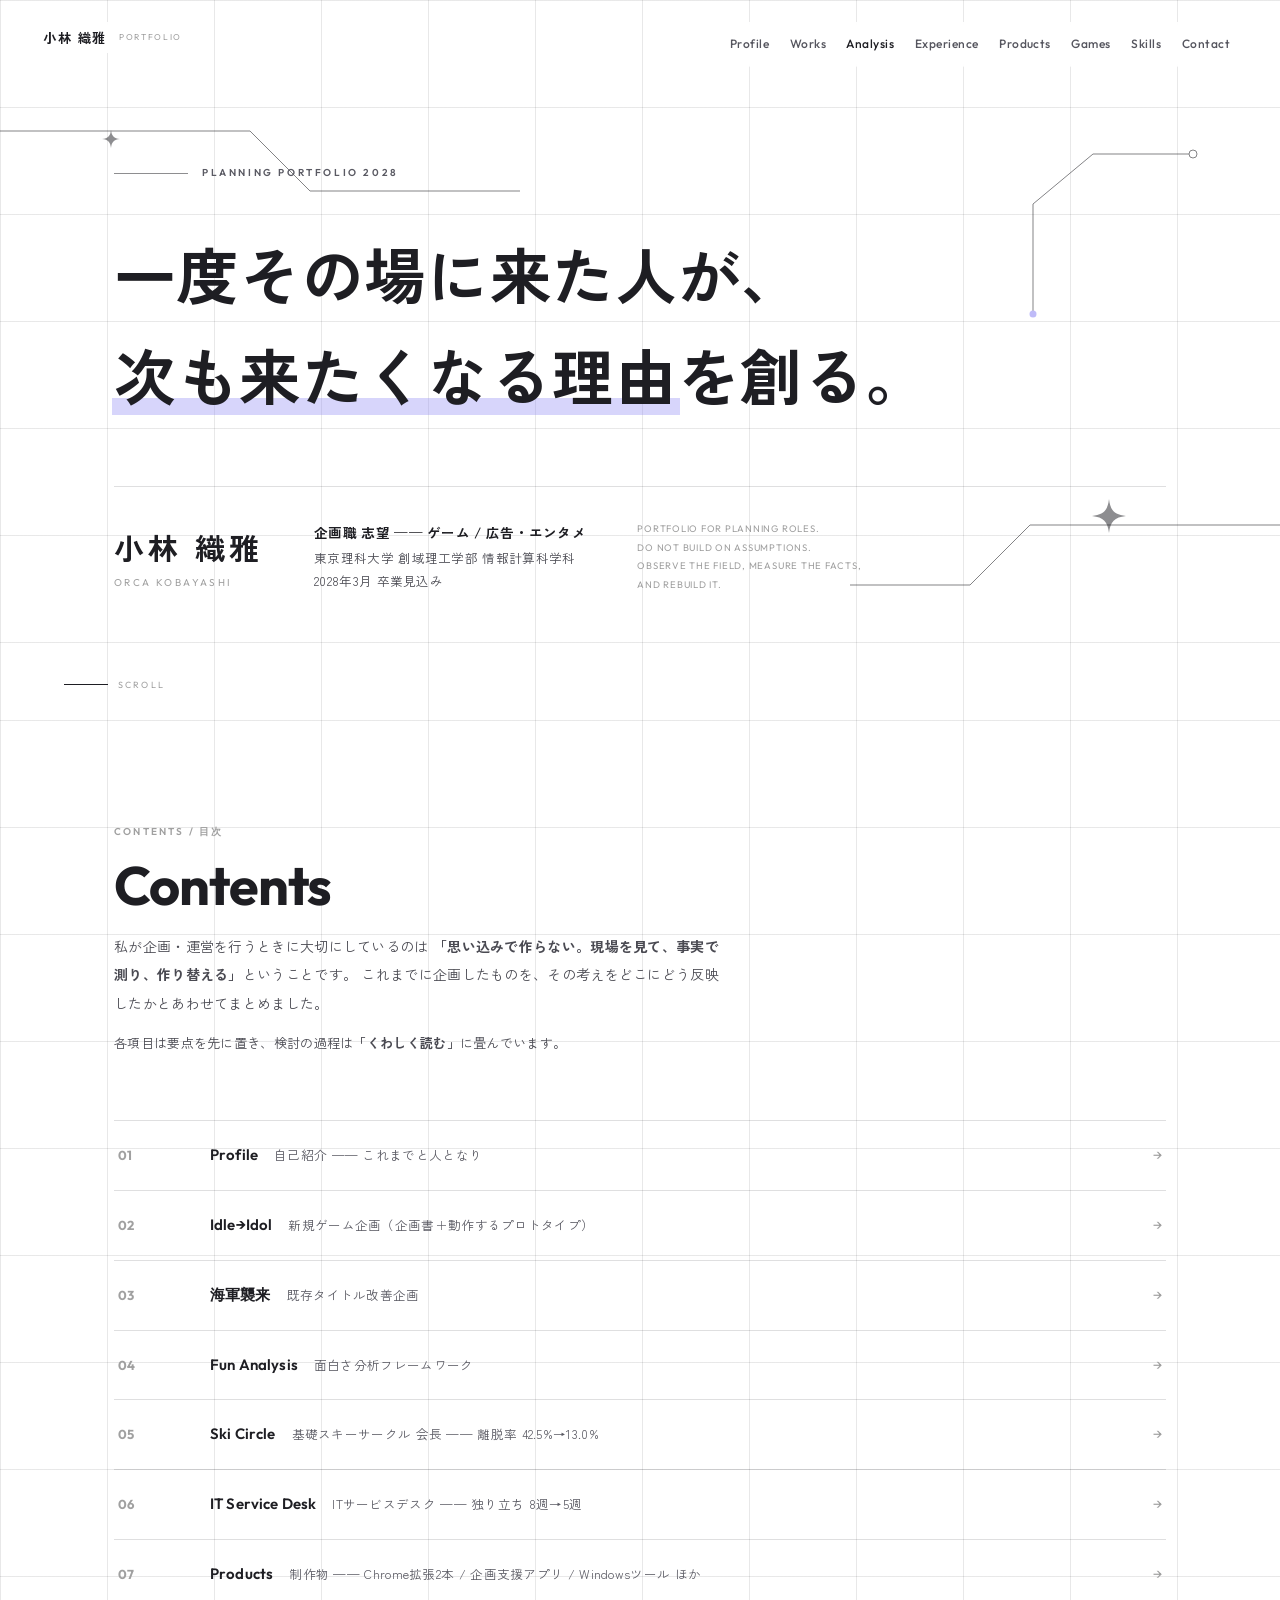
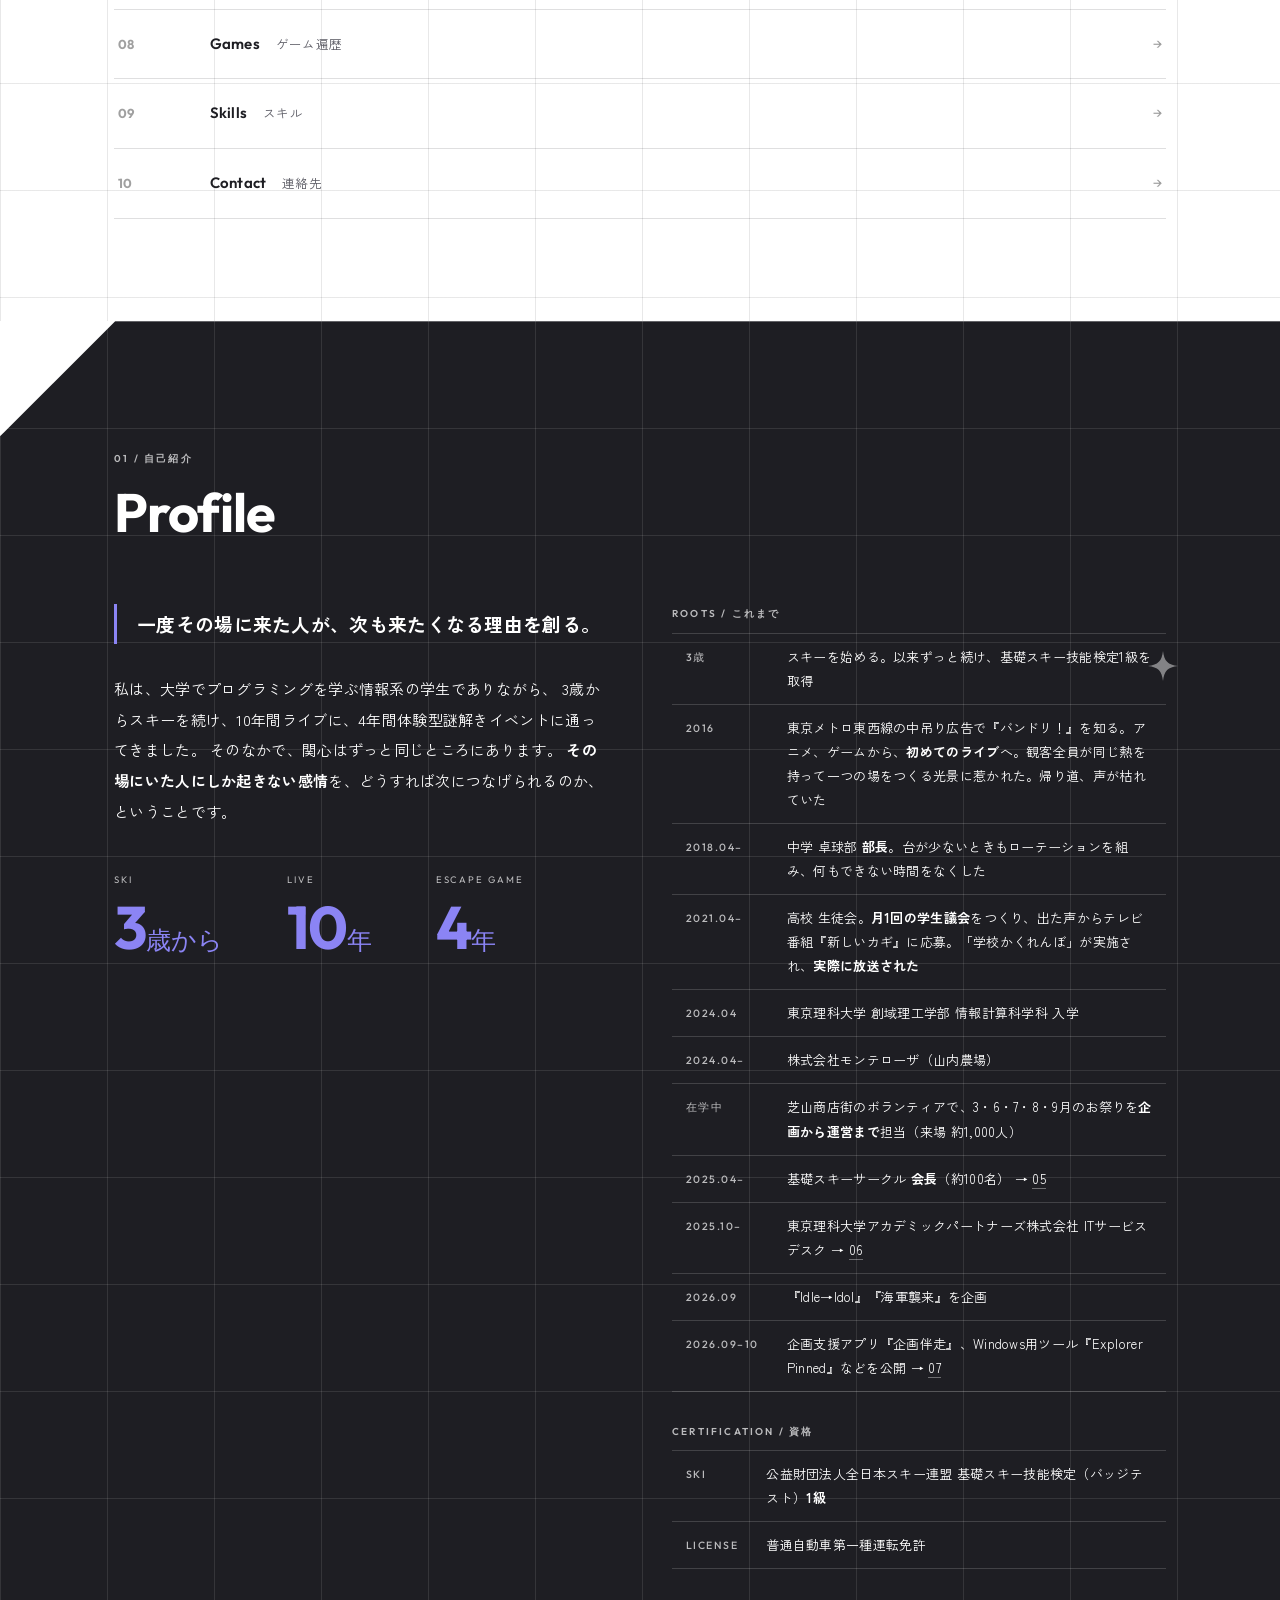
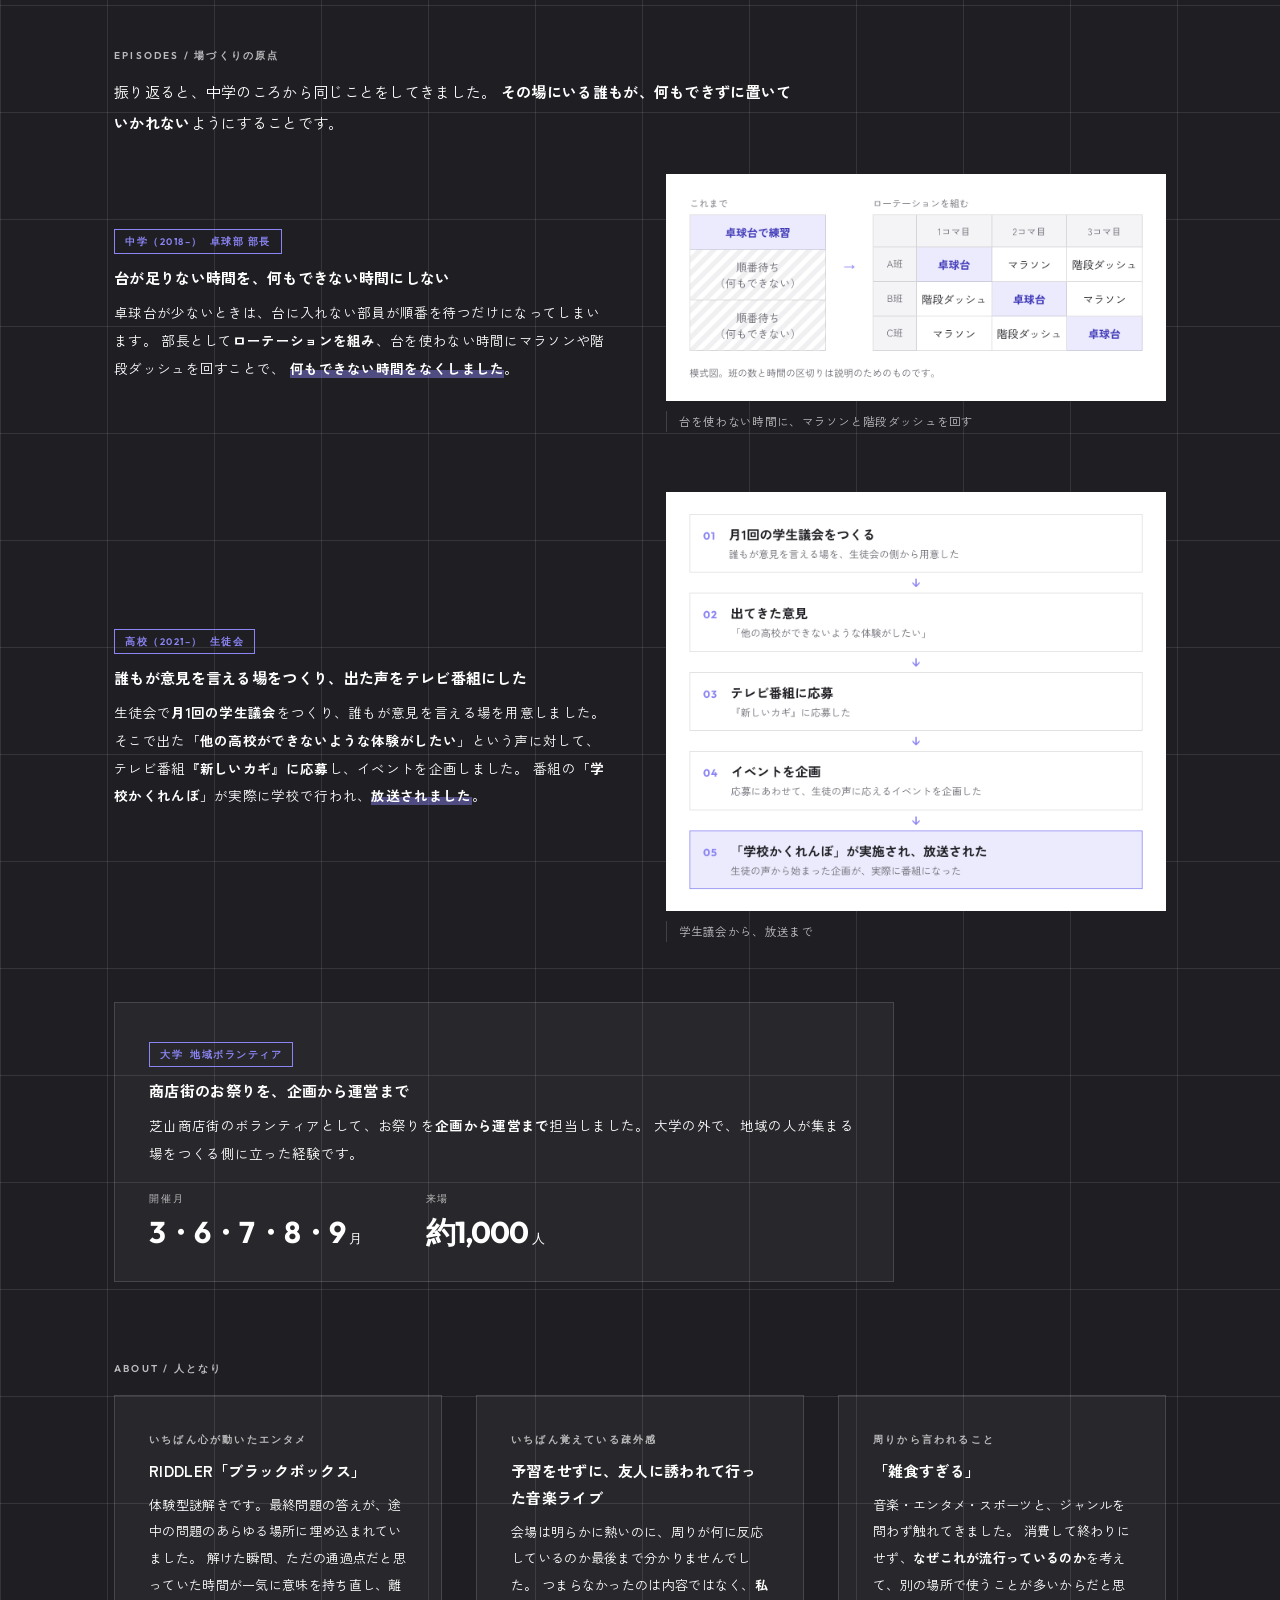
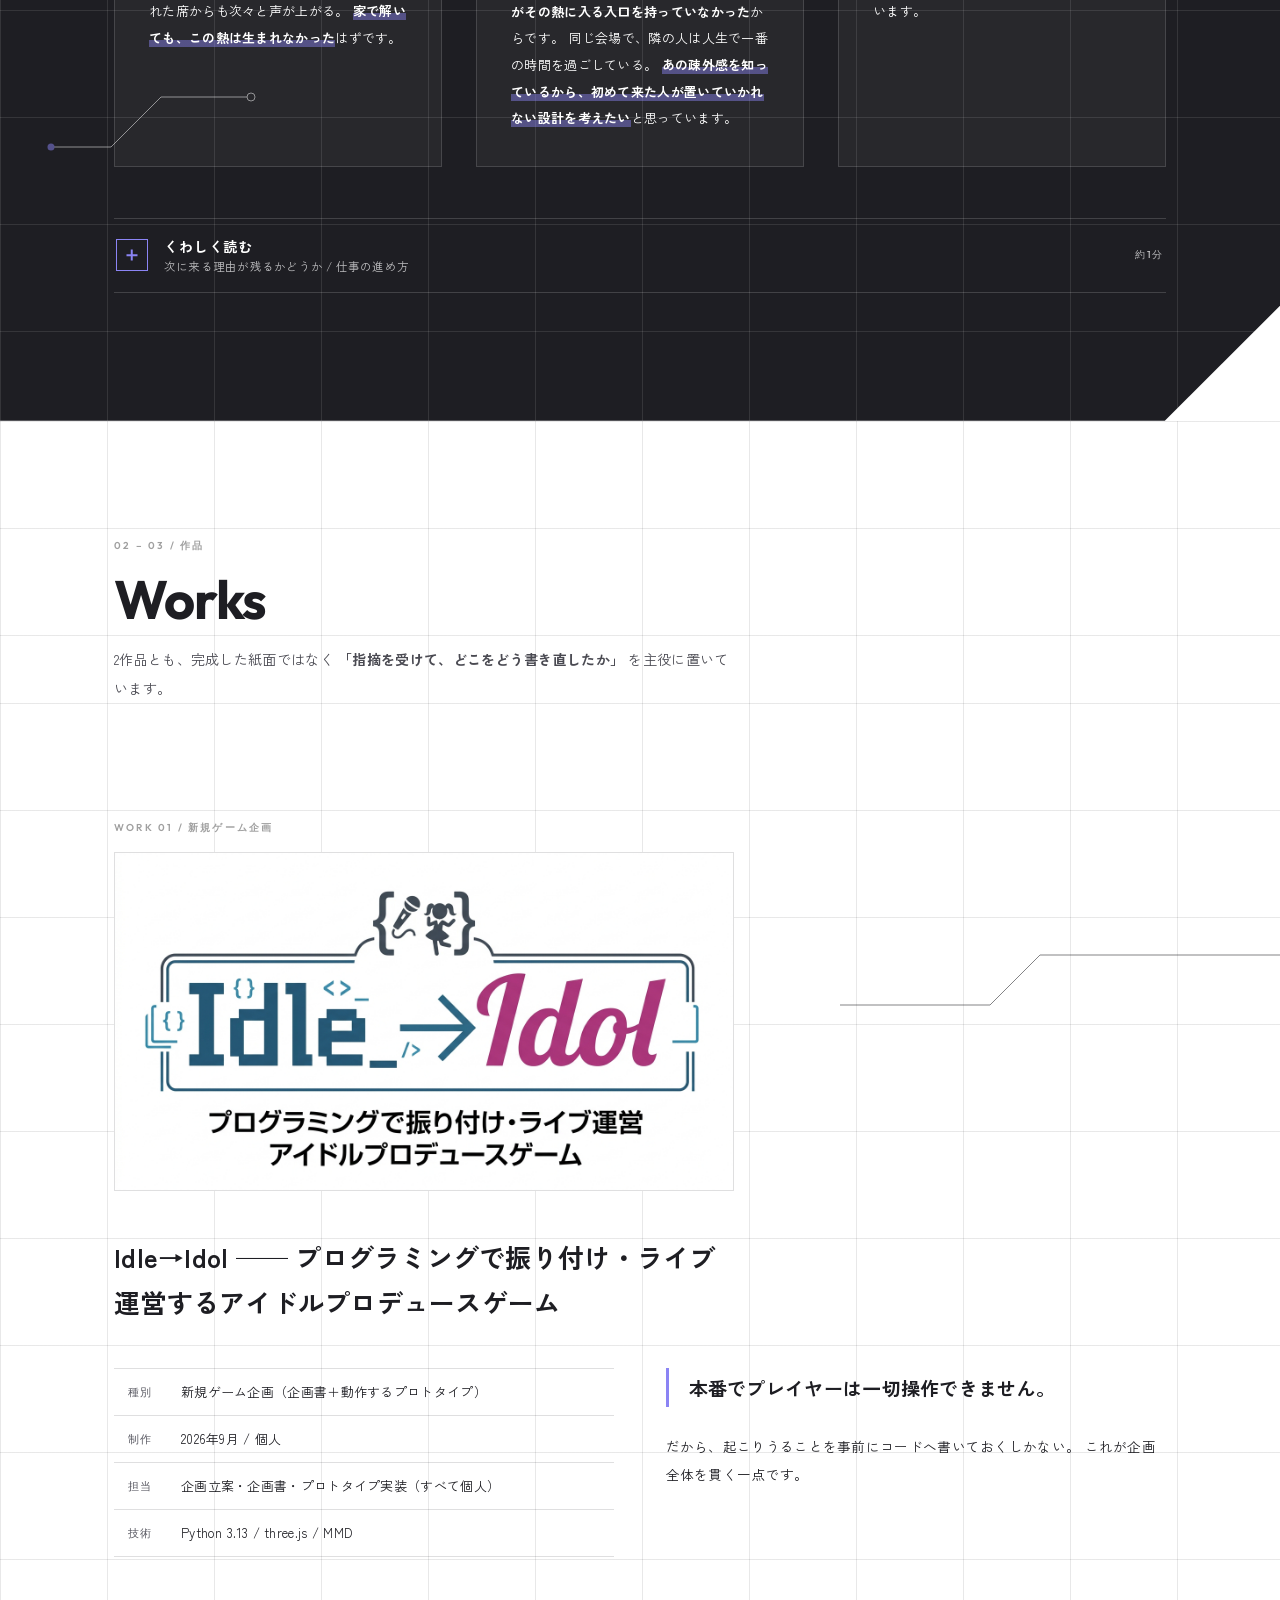
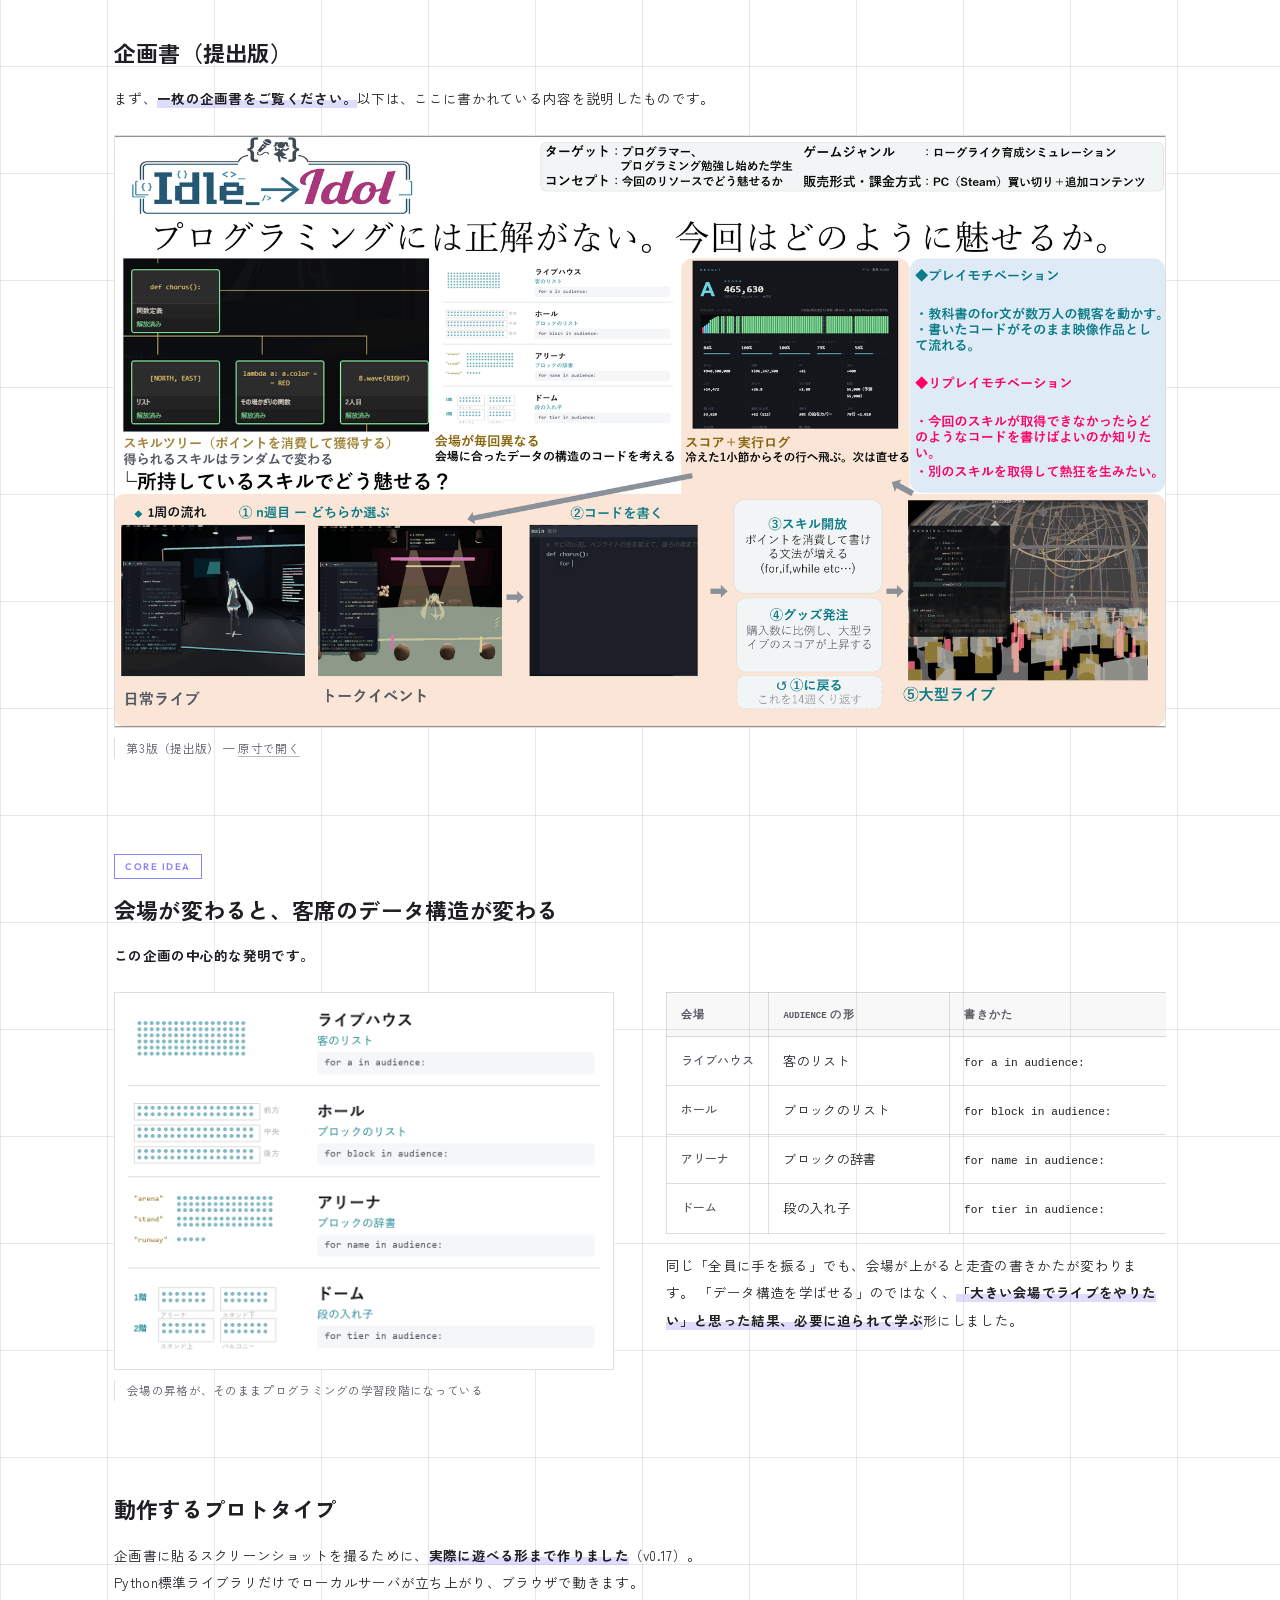
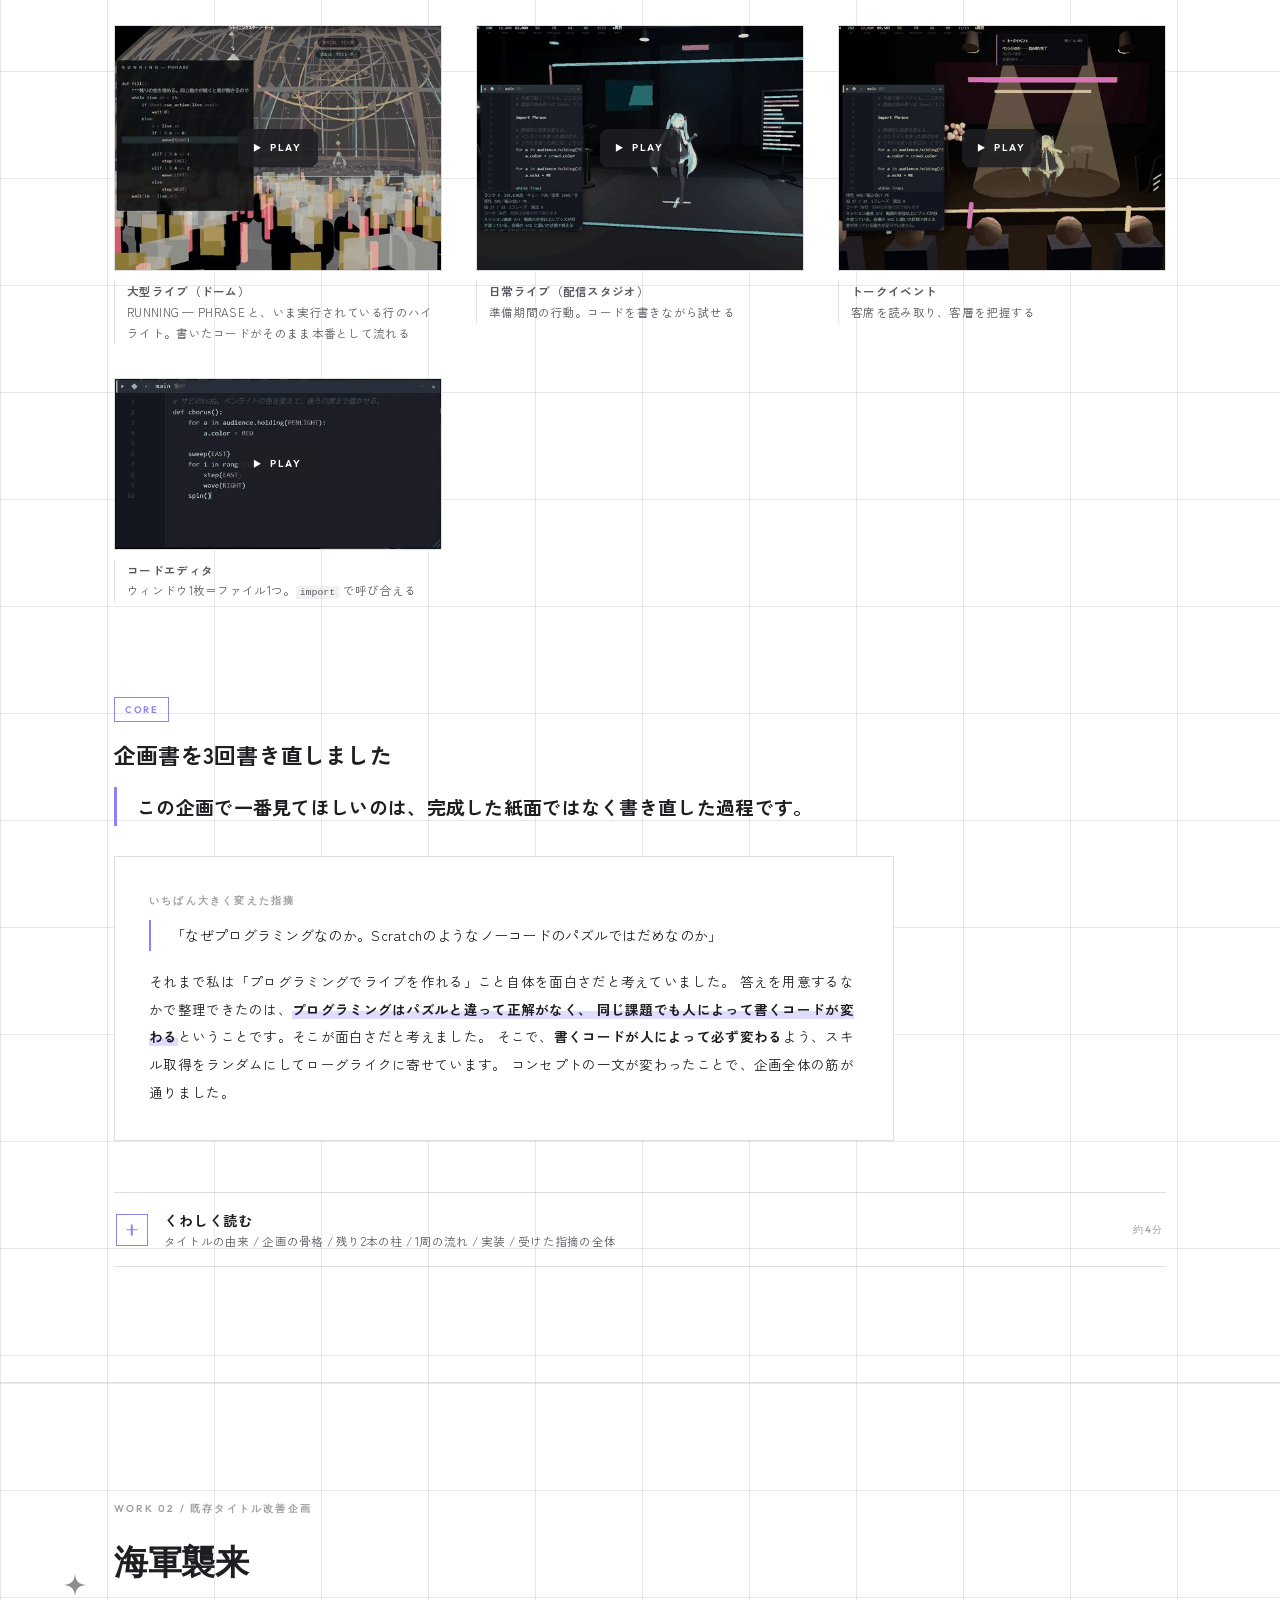
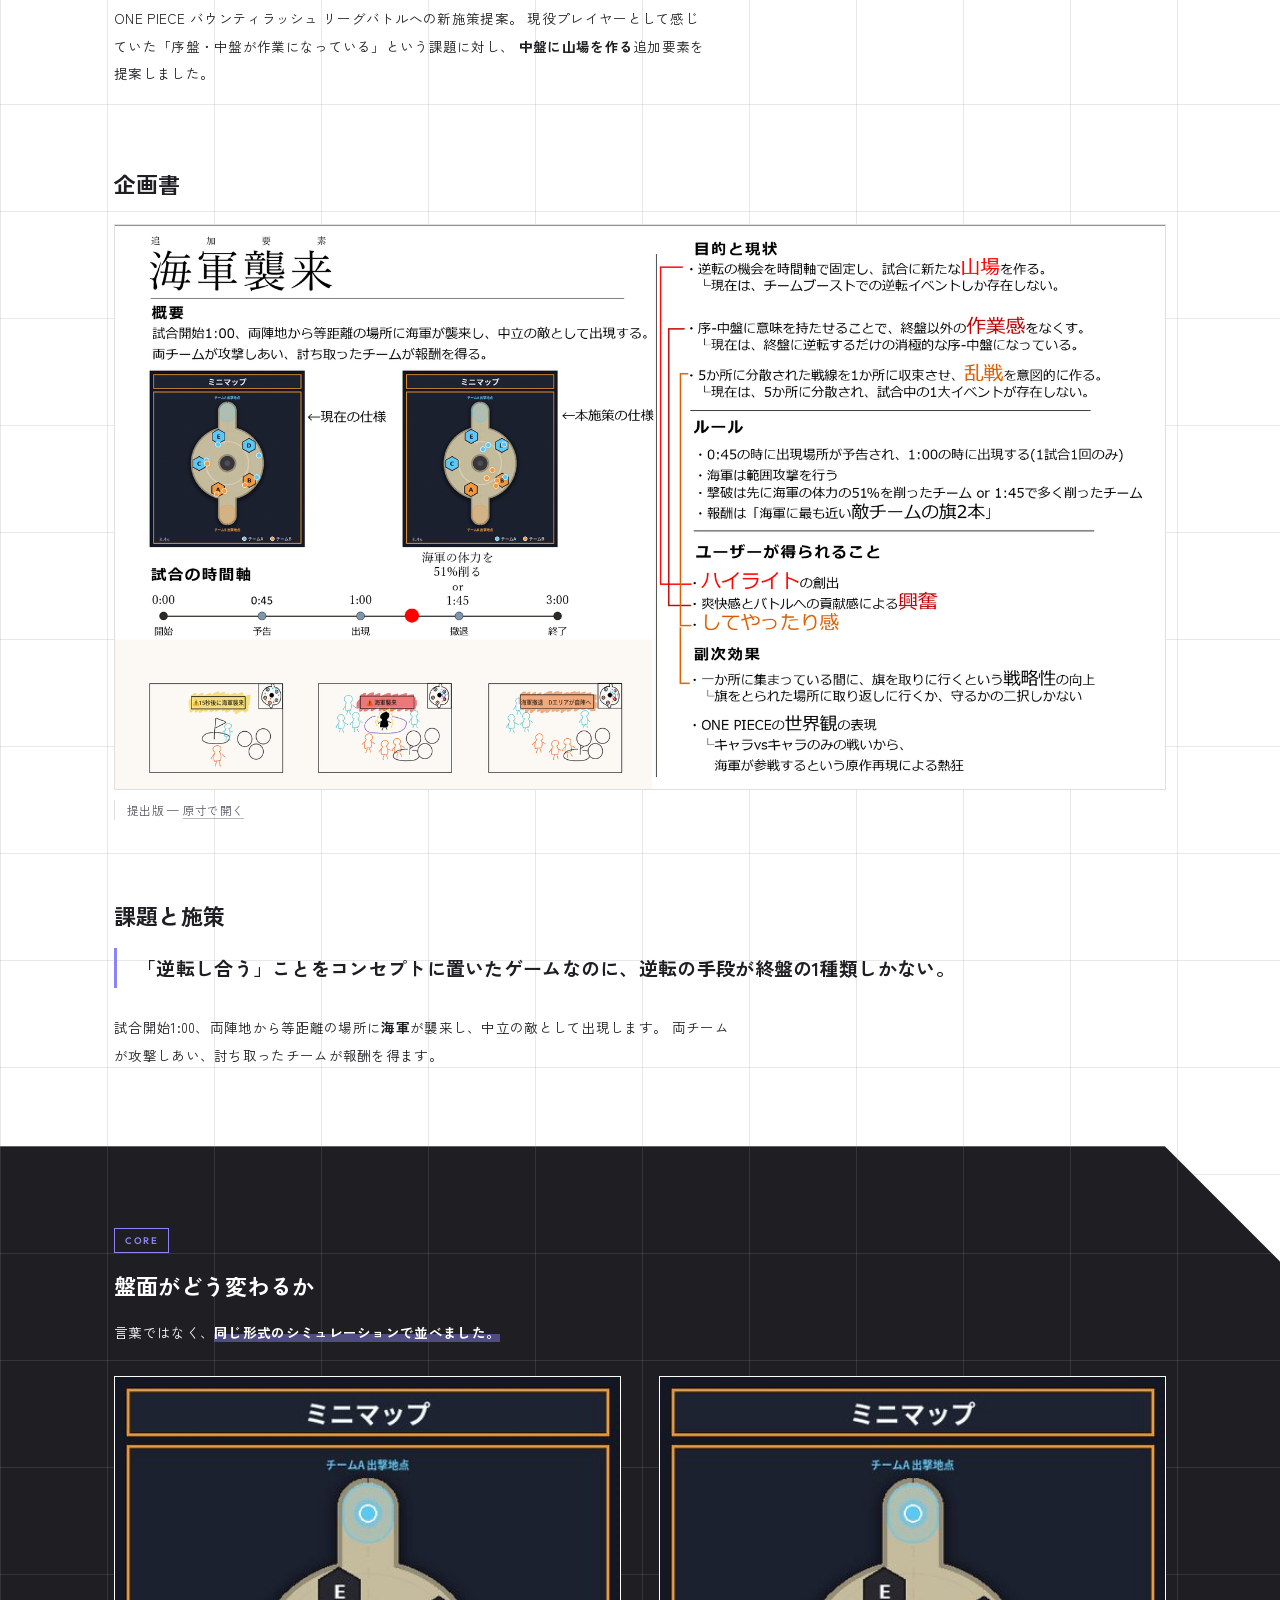
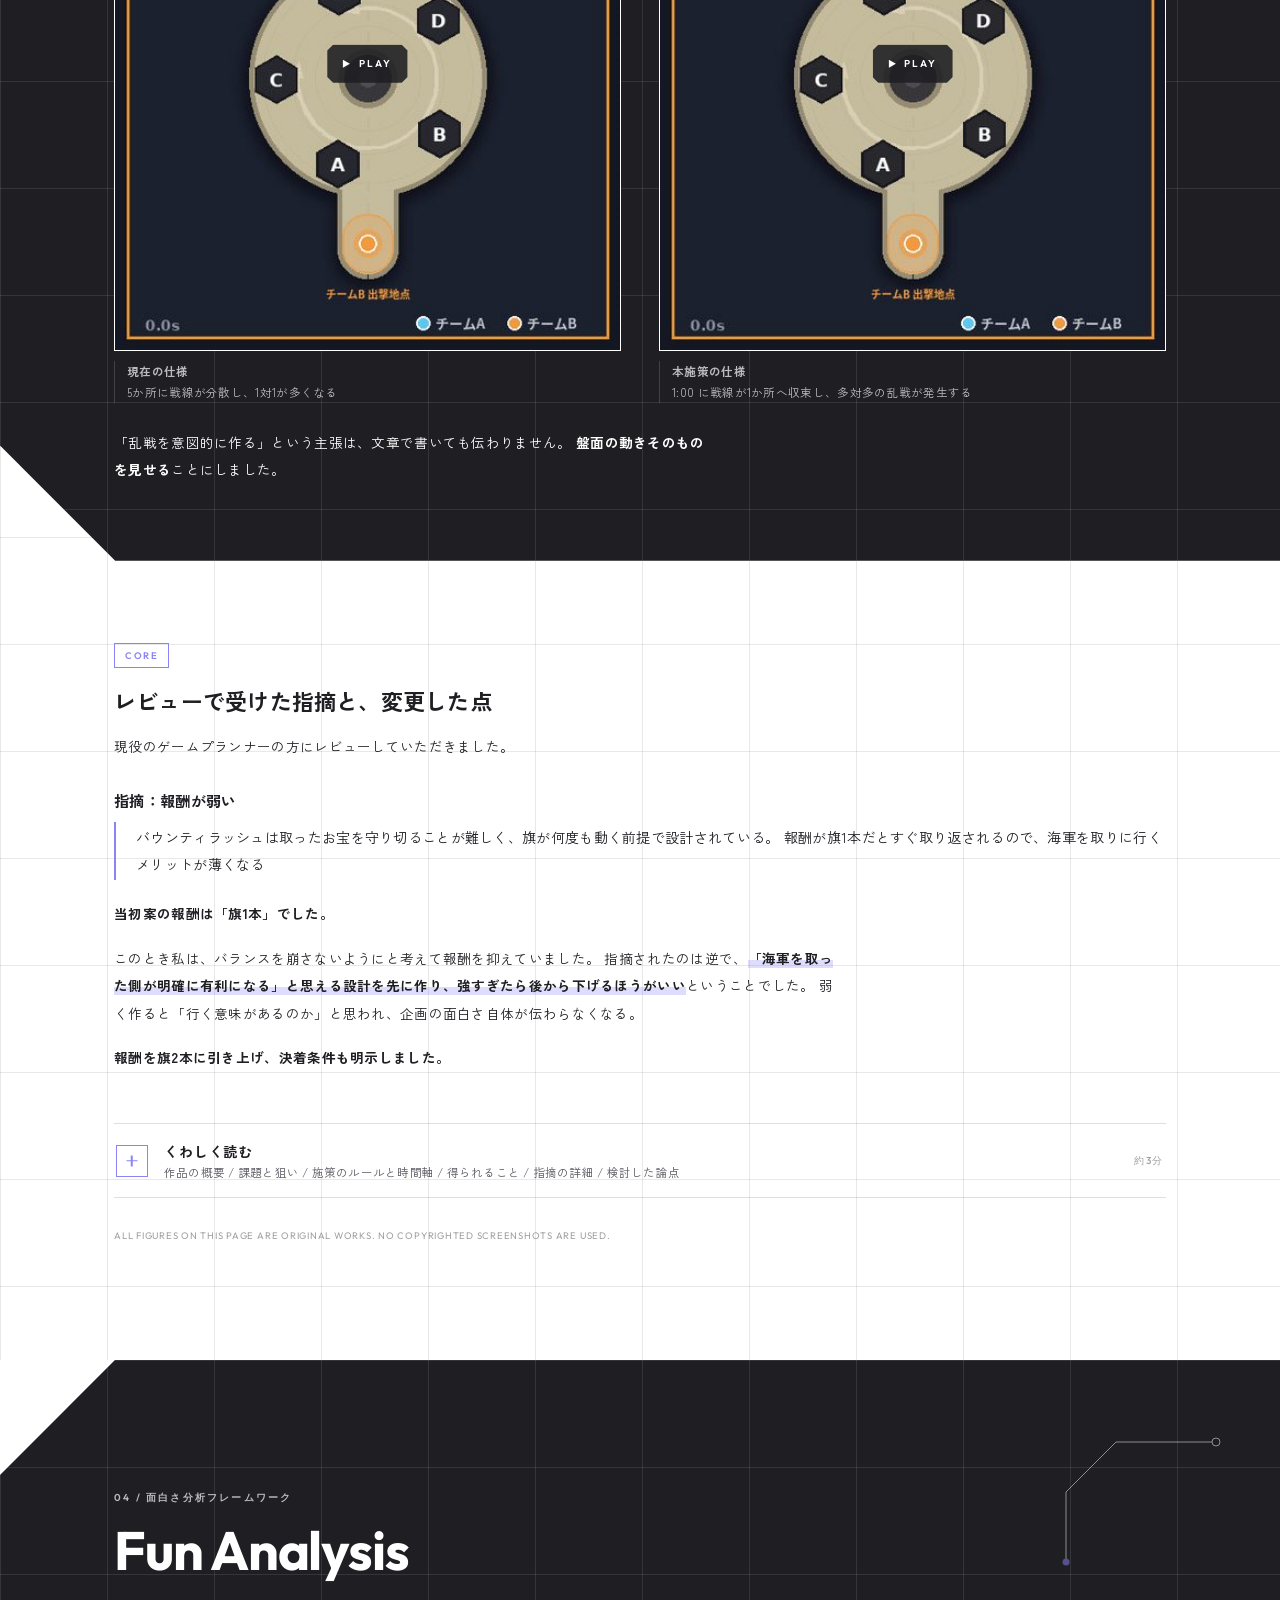
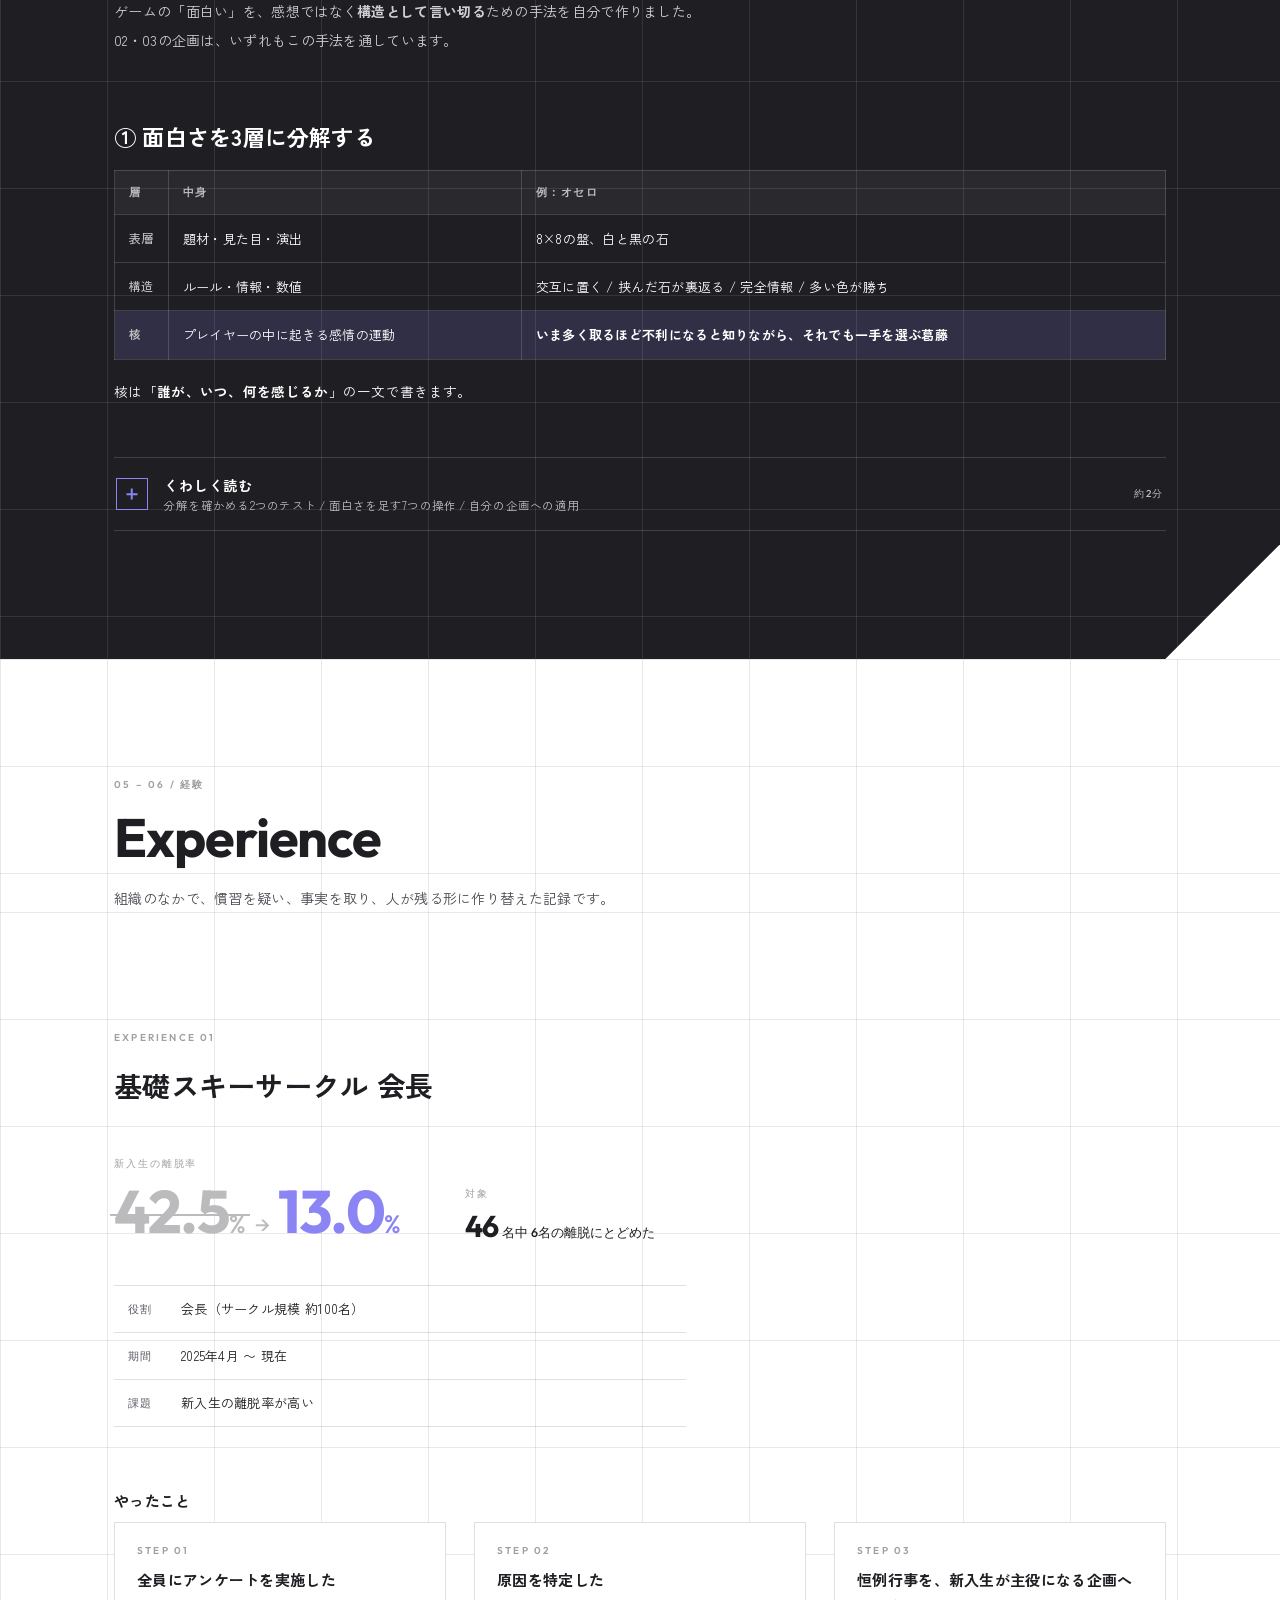
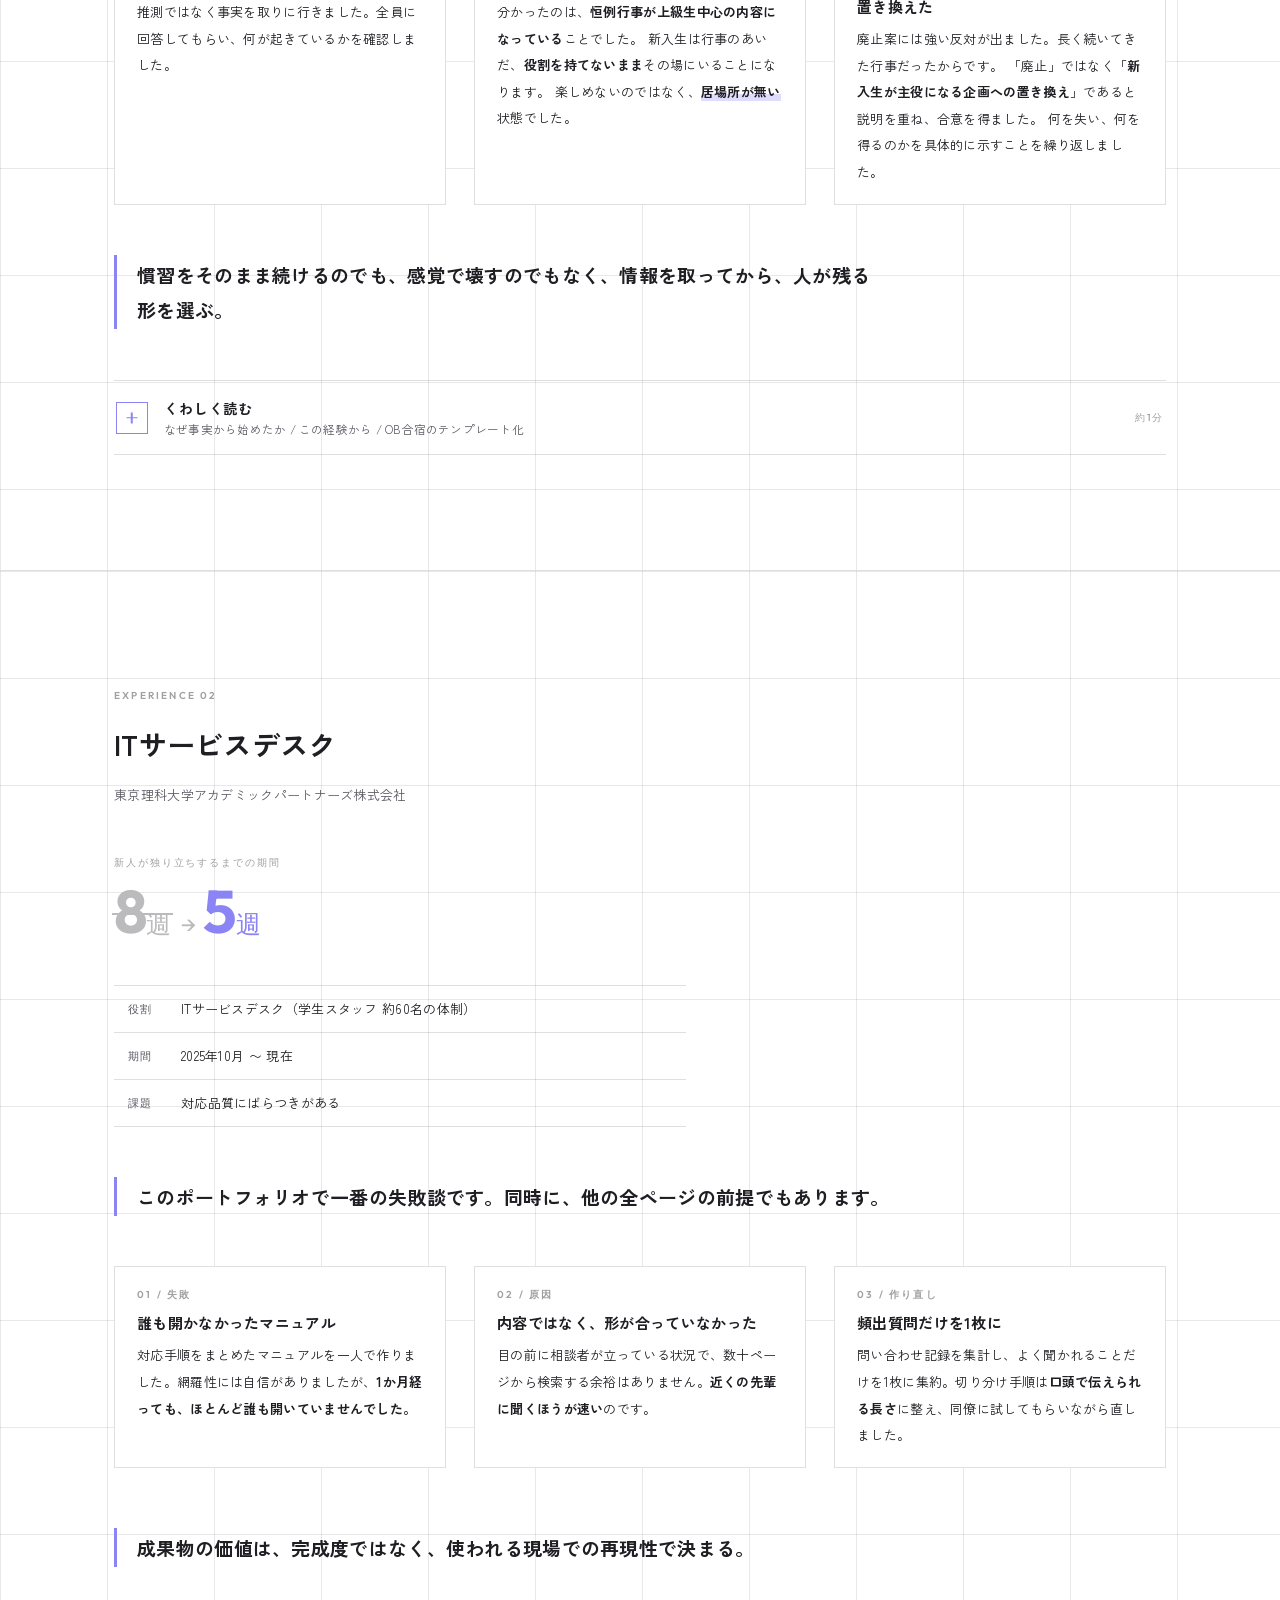
<file: index.html>
<!DOCTYPE html>
<html lang="ja">
<head>
<meta charset="UTF-8">
<meta name="viewport" content="width=device-width,initial-scale=1">
<title>小林織雅 ポートフォリオ</title>
<meta name="description" content="小林織雅 / 企画職（ゲーム・広告／エンタメ）/ 2028年3月卒業見込み。思い込みで作らない。現場を見て、事実で測り、作り替える。">
<meta name="robots" content="noindex,nofollow">
<link rel="preconnect" href="https://fonts.googleapis.com">
<link rel="preconnect" href="https://fonts.gstatic.com" crossorigin>
<link rel="stylesheet" href="https://fonts.googleapis.com/css2?family=Outfit:wght@300;400;500;600;700;800&family=Zen+Kaku+Gothic+New:wght@400;500;700;900&display=swap">
<link rel="stylesheet" href="style.css">
<link rel="icon" href="data:image/svg+xml,%3Csvg xmlns='http://www.w3.org/2000/svg' viewBox='0 0 32 32'%3E%3Crect width='32' height='32' fill='%231e1e23'/%3E%3Cpath d='M16 5 C17.6 11.2 18.8 12.4 27 16 C18.8 19.6 17.6 20.8 16 27 C14.4 20.8 13.2 19.6 5 16 C13.2 12.4 14.4 11.2 16 5Z' fill='%23fff'/%3E%3C/svg%3E">
</head>
<body>

<!-- ============ header ============ -->
<header class="hd">
  <a class="hd-id" href="#top">
    <b>小林 織雅</b>
    <span>Portfolio</span>
  </a>
  <nav class="hd-nav">
    <a href="#profile">Profile</a>
    <a href="#works">Works</a>
    <a href="#analysis">Analysis</a>
    <a href="#experience">Experience</a>
    <a href="#products">Products</a>
    <a href="#games">Games</a>
    <a href="#skills">Skills</a>
    <a href="#contact">Contact</a>
  </nav>
  <button class="hd-menu" type="button" aria-label="メニュー" aria-expanded="false" aria-controls="menu">
    <span class="bars"><i></i><i></i><i></i></span>
    <span class="dot" aria-hidden="true"></span>
  </button>
</header>

<nav class="menu" id="menu" hidden>
  <div class="menu-inner">
    <p class="h-jp" style="color:#bbbbbd">Contents</p>
    <ul class="menu-list">
      <li><a href="#profile"><span class="no">01</span><b>Profile</b><span class="jp">自己紹介</span></a></li>
      <li><a href="#work-idle"><span class="no">02</span><b>Idle&rarr;Idol</b><span class="jp">新規ゲーム企画</span></a></li>
      <li><a href="#work-kaigun"><span class="no">03</span><b>海軍襲来</b><span class="jp">既存タイトル改善</span></a></li>
      <li><a href="#analysis"><span class="no">04</span><b>Fun Analysis</b><span class="jp">面白さ分析</span></a></li>
      <li><a href="#exp-ski"><span class="no">05</span><b>Ski Circle</b><span class="jp">サークル会長</span></a></li>
      <li><a href="#exp-desk"><span class="no">06</span><b>Service Desk</b><span class="jp">ITサービスデスク</span></a></li>
      <li><a href="#products"><span class="no">07</span><b>Products</b><span class="jp">制作物</span></a></li>
      <li><a href="#games"><span class="no">08</span><b>Games</b><span class="jp">ゲーム遍歴</span></a></li>
      <li><a href="#skills"><span class="no">09</span><b>Skills</b><span class="jp">スキル</span></a></li>
      <li><a href="#contact"><span class="no">10</span><b>Contact</b><span class="jp">連絡先</span></a></li>
    </ul>
    <p class="micro" style="margin-top:30px">ORCA KOBAYASHI &mdash; PLANNING PORTFOLIO</p>
  </div>
</nav>

<main id="top">

<!-- ============ hero ============ -->
<section class="sec hero">
  <div class="deco" style="left:0;top:14%;width:min(46vw,520px)" aria-hidden="true">
    <svg viewBox="0 0 520 120" width="100%" height="120" preserveAspectRatio="none">
      <polyline points="0,30 250,30 310,90 520,90"/>
    </svg>
  </div>
  <div class="deco" style="right:0;bottom:16%;width:min(38vw,430px)" aria-hidden="true">
    <svg viewBox="0 0 430 100" width="100%" height="100" preserveAspectRatio="none">
      <polyline points="430,20 180,20 120,80 0,80"/>
    </svg>
  </div>
  <div class="deco" style="right:6%;top:20%" aria-hidden="true">
    <svg width="180" height="180" viewBox="0 0 180 180">
      <polyline points="10,170 10,60 70,10 170,10"/>
      <circle class="fill" cx="10" cy="170" r="3.5"/>
      <circle class="ring" cx="170" cy="10" r="4"/>
    </svg>
  </div>
  <div class="spark" style="right:12%;bottom:26%;--s:34px" aria-hidden="true">
    <svg viewBox="0 0 100 100"><path d="M50 0C54 34 66 46 100 50 66 54 54 66 50 100 46 66 34 54 0 50 34 46 46 34 50 0Z"/></svg>
  </div>
  <div class="spark" style="left:8%;top:18%;--s:18px" aria-hidden="true">
    <svg viewBox="0 0 100 100"><path d="M50 0C54 34 66 46 100 50 66 54 54 66 50 100 46 66 34 54 0 50 34 46 46 34 50 0Z"/></svg>
  </div>

  <div class="wrap">
    <div class="hero-kicker rv">
      <i></i><span>Planning Portfolio 2028</span>
    </div>

    <h1 class="rv">
      <span class="l">一度その場に来た人が、</span>
      <span class="l"><em>次も来たくなる理由</em>を創る。</span>
    </h1>

    <div class="hero-meta rv">
      <div class="hero-name">
        <div class="n">小林 織雅</div>
        <div class="r">Orca Kobayashi</div>
      </div>
      <div class="hero-role">
        <b>企画職 志望 ── ゲーム / 広告・エンタメ</b>
        東京理科大学 創域理工学部 情報計算科学科<br>
        2028年3月 卒業見込み
      </div>
      <p class="micro" style="margin:0">
        Portfolio for planning roles.<br>
        Do not build on assumptions.<br>
        Observe the field, measure the facts,<br>
        and rebuild it.
      </p>
    </div>
  </div>

  <div class="scroll-cue" aria-hidden="true"><i></i><span>Scroll</span></div>
</section>

<!-- ============ contents ============ -->
<section class="sec idx">
  <div class="wrap">
    <div class="sec-head rv">
      <p class="h-jp">Contents / 目次</p>
      <h2 class="h-en">Contents</h2>
      <p class="lead">
        私が企画・運営を行うときに大切にしているのは
        <strong>「思い込みで作らない。現場を見て、事実で測り、作り替える」</strong>ということです。
        これまでに企画したものを、その考えをどこにどう反映したかとあわせてまとめました。
      </p>
      <p class="lead" style="margin-top:12px;font-size:13px">
        各項目は要点を先に置き、検討の過程は<strong>「くわしく読む」</strong>に畳んでいます。
      </p>
    </div>

    <div class="idx-list rv">
      <a class="idx-row" href="#profile"><span class="no">01</span><span class="tt"><b>Profile</b><span>自己紹介 ── これまでと人となり</span></span><span class="ar">&rarr;</span></a>
      <a class="idx-row" href="#work-idle"><span class="no">02</span><span class="tt"><b>Idle&rarr;Idol</b><span>新規ゲーム企画（企画書＋動作するプロトタイプ）</span></span><span class="ar">&rarr;</span></a>
      <a class="idx-row" href="#work-kaigun"><span class="no">03</span><span class="tt"><b>海軍襲来</b><span>既存タイトル改善企画</span></span><span class="ar">&rarr;</span></a>
      <a class="idx-row" href="#analysis"><span class="no">04</span><span class="tt"><b>Fun Analysis</b><span>面白さ分析フレームワーク</span></span><span class="ar">&rarr;</span></a>
      <a class="idx-row" href="#exp-ski"><span class="no">05</span><span class="tt"><b>Ski Circle</b><span>基礎スキーサークル 会長 ── 離脱率 42.5%→13.0%</span></span><span class="ar">&rarr;</span></a>
      <a class="idx-row" href="#exp-desk"><span class="no">06</span><span class="tt"><b>IT Service Desk</b><span>ITサービスデスク ── 独り立ち 8週→5週</span></span><span class="ar">&rarr;</span></a>
      <a class="idx-row" href="#products"><span class="no">07</span><span class="tt"><b>Products</b><span>制作物 ── Chrome拡張2本 / 企画支援アプリ / Windowsツール ほか</span></span><span class="ar">&rarr;</span></a>
      <a class="idx-row" href="#games"><span class="no">08</span><span class="tt"><b>Games</b><span>ゲーム遍歴</span></span><span class="ar">&rarr;</span></a>
      <a class="idx-row" href="#skills"><span class="no">09</span><span class="tt"><b>Skills</b><span>スキル</span></span><span class="ar">&rarr;</span></a>
      <a class="idx-row" href="#contact"><span class="no">10</span><span class="tt"><b>Contact</b><span>連絡先</span></span><span class="ar">&rarr;</span></a>
    </div>
  </div>
</section>

<!-- ============ 01 profile ============ -->
<section class="sec blk dark cut-tl-br" id="profile">
  <div class="spark" style="right:8%;top:10%;--s:30px" aria-hidden="true">
    <svg viewBox="0 0 100 100"><path d="M50 0C54 34 66 46 100 50 66 54 54 66 50 100 46 66 34 54 0 50 34 46 46 34 50 0Z"/></svg>
  </div>
  <div class="deco" style="left:4%;bottom:8%" aria-hidden="true">
    <svg width="200" height="120" viewBox="0 0 200 120">
      <polyline points="0,110 60,110 110,60 200,60"/>
      <circle class="fill" cx="0" cy="110" r="3.5"/><circle class="ring" cx="200" cy="60" r="4"/>
    </svg>
  </div>

  <div class="wrap">
    <div class="sec-head rv">
      <p class="h-jp">01 / 自己紹介</p>
      <h2 class="h-en">Profile</h2>
    </div>

    <div class="rv" style="display:grid;grid-template-columns:repeat(auto-fit,minmax(min(100%,340px),1fr));gap:clamp(28px,5vw,70px);align-items:start">
      <div>
        <p class="quote big" style="margin-bottom:1.6em">
          一度その場に来た人が、次も来たくなる理由を創る。
        </p>
        <p>
          私は、大学でプログラミングを学ぶ情報系の学生でありながら、
          3歳からスキーを続け、10年間ライブに、4年間体験型謎解きイベントに通ってきました。
          そのなかで、関心はずっと同じところにあります。
          <strong>その場にいた人にしか起きない感情</strong>を、どうすれば次につなげられるのか、ということです。
        </p>
        <div class="stats" style="margin-top:clamp(26px,4vw,42px)">
          <div class="stat"><div class="lab">Ski</div><div class="val"><span class="to">3<small>歳から</small></span></div></div>
          <div class="stat"><div class="lab">Live</div><div class="val"><span class="to">10<small>年</small></span></div></div>
          <div class="stat"><div class="lab">Escape Game</div><div class="val"><span class="to">4<small>年</small></span></div></div>
        </div>
      </div>

      <div>
        <p class="h-jp" style="margin-bottom:8px">Roots / これまで</p>
        <table class="spec">
          <tr><th>3歳</th><td>スキーを始める。以来ずっと続け、基礎スキー技能検定1級を取得</td></tr>
          <tr><th>2016</th><td>東京メトロ東西線の中吊り広告で『バンドリ！』を知る。アニメ、ゲームから、<strong>初めてのライブ</strong>へ。観客全員が同じ熱を持って一つの場をつくる光景に惹かれた。帰り道、声が枯れていた</td></tr>
          <tr><th>2018.04&ndash;</th><td>中学 卓球部 <strong>部長</strong>。台が少ないときもローテーションを組み、何もできない時間をなくした</td></tr>
          <tr><th>2021.04&ndash;</th><td>高校 生徒会。<strong>月1回の学生議会</strong>をつくり、出た声からテレビ番組『新しいカギ』に応募。「学校かくれんぼ」が実施され、<strong>実際に放送された</strong></td></tr>
          <tr><th>2024.04</th><td>東京理科大学 創域理工学部 情報計算科学科 入学</td></tr>
          <tr><th>2024.04&ndash;</th><td>株式会社モンテローザ（山内農場）</td></tr>
          <tr><th>在学中</th><td>芝山商店街のボランティアで、3・6・7・8・9月のお祭りを<strong>企画から運営まで</strong>担当（来場 約1,000人）</td></tr>
          <tr><th>2025.04&ndash;</th><td>基礎スキーサークル <strong>会長</strong>（約100名） → <a href="#exp-ski" style="border-bottom:1px solid rgba(255,255,255,.35)">05</a></td></tr>
          <tr><th>2025.10&ndash;</th><td>東京理科大学アカデミックパートナーズ株式会社 ITサービスデスク → <a href="#exp-desk" style="border-bottom:1px solid rgba(255,255,255,.35)">06</a></td></tr>
          <tr><th>2026.09</th><td>『Idle&rarr;Idol』『海軍襲来』を企画</td></tr>
          <tr><th>2026.09&ndash;10</th><td>企画支援アプリ『企画伴走』、Windows用ツール『Explorer Pinned』などを公開 → <a href="#products" style="border-bottom:1px solid rgba(255,255,255,.35)">07</a></td></tr>
        </table>

        <p class="h-jp" style="margin:30px 0 8px">Certification / 資格</p>
        <table class="spec">
          <tr><th>Ski</th><td>公益財団法人全日本スキー連盟 基礎スキー技能検定（バッジテスト）<strong>1級</strong></td></tr>
          <tr><th>License</th><td>普通自動車第一種運転免許</td></tr>
        </table>
      </div>
    </div>

    <p class="h-jp rv" style="margin:clamp(46px,6vw,80px) 0 10px">Episodes / 場づくりの原点</p>
    <p class="rv" style="max-width:46em">
      振り返ると、中学のころから同じことをしてきました。
      <strong>その場にいる誰もが、何もできずに置いていかれない</strong>ようにすることです。
    </p>

    <div class="rv" style="display:grid;grid-template-columns:repeat(auto-fit,minmax(min(100%,330px),1fr));gap:clamp(24px,4vw,52px);align-items:center;margin-top:clamp(24px,3vw,36px)">
      <div>
        <p class="tag v" style="margin-bottom:10px">中学（2018&ndash;） &nbsp;卓球部 部長</p>
        <h4 class="t">台が足りない時間を、何もできない時間にしない</h4>
        <p style="font-size:13.5px;margin:0">
          卓球台が少ないときは、台に入れない部員が順番を待つだけになってしまいます。
          部長として<strong>ローテーションを組み</strong>、台を使わない時間にマラソンや階段ダッシュを回すことで、
          <span class="mark">何もできない時間をなくしました</span>。
        </p>
      </div>
      <figure class="fig">
        <img src="assets/profile/fig-table-tennis-rotation.png" alt="卓球部のローテーションの模式図。これまでは卓球台で練習する人のほかは順番待ちだったが、A班・B班・C班が卓球台・マラソン・階段ダッシュを時間ごとに入れ替わる形にした" loading="lazy">
        <figcaption>台を使わない時間に、マラソンと階段ダッシュを回す</figcaption>
      </figure>
    </div>

    <div class="rv" style="display:grid;grid-template-columns:repeat(auto-fit,minmax(min(100%,330px),1fr));gap:clamp(24px,4vw,52px);align-items:center;margin-top:clamp(34px,5vw,60px)">
      <div>
        <p class="tag v" style="margin-bottom:10px">高校（2021&ndash;） &nbsp;生徒会</p>
        <h4 class="t">誰もが意見を言える場をつくり、出た声をテレビ番組にした</h4>
        <p style="font-size:13.5px;margin:0">
          生徒会で<strong>月1回の学生議会</strong>をつくり、誰もが意見を言える場を用意しました。
          そこで出た「<strong>他の高校ができないような体験がしたい</strong>」という声に対して、
          テレビ番組<strong>『新しいカギ』に応募</strong>し、イベントを企画しました。
          番組の「<strong>学校かくれんぼ</strong>」が実際に学校で行われ、<span class="mark">放送されました</span>。
        </p>
      </div>
      <figure class="fig">
        <img src="assets/profile/fig-student-council.png" alt="生徒会での流れ。月1回の学生議会をつくる、出てきた意見「他の高校ができないような体験がしたい」、テレビ番組『新しいカギ』に応募、イベントを企画、「学校かくれんぼ」が実施され放送された、の5段階" loading="lazy">
        <figcaption>学生議会から、放送まで</figcaption>
      </figure>
    </div>

    <div class="card rv" style="margin-top:clamp(34px,5vw,60px);max-width:52em">
      <p class="tag v" style="margin-bottom:10px">大学 &nbsp;地域ボランティア</p>
      <h4 class="t">商店街のお祭りを、企画から運営まで</h4>
      <p style="font-size:13.5px;margin:0">
        芝山商店街のボランティアとして、お祭りを<strong>企画から運営まで</strong>担当しました。
        大学の外で、地域の人が集まる場をつくる側に立った経験です。
      </p>
      <div class="stats" style="margin-top:22px">
        <div class="stat"><div class="lab">開催月</div><div class="val" style="font-size:clamp(20px,3vw,30px)">3・6・7・8・9<small>月</small></div></div>
        <div class="stat"><div class="lab">来場</div><div class="val" style="font-size:clamp(20px,3vw,30px)">約1,000<small>人</small></div></div>
      </div>
    </div>

    <p class="h-jp rv" style="margin:clamp(46px,6vw,80px) 0 16px">About / 人となり</p>
    <div class="rv" style="display:grid;grid-template-columns:repeat(auto-fit,minmax(min(100%,290px),1fr));gap:clamp(18px,3vw,34px)">
      <div class="card">
        <p class="h-jp" style="margin-bottom:6px">いちばん心が動いたエンタメ</p>
        <h4 class="t">RIDDLER「ブラックボックス」</h4>
        <p style="font-size:13px;margin:0">
          体験型謎解きです。最終問題の答えが、途中の問題のあらゆる場所に埋め込まれていました。
          解けた瞬間、ただの通過点だと思っていた時間が一気に意味を持ち直し、離れた席からも次々と声が上がる。
          <span class="mark">家で解いても、この熱は生まれなかった</span>はずです。
        </p>
      </div>
      <div class="card">
        <p class="h-jp" style="margin-bottom:6px">いちばん覚えている疎外感</p>
        <h4 class="t">予習をせずに、友人に誘われて行った音楽ライブ</h4>
        <p style="font-size:13px;margin:0">
          会場は明らかに熱いのに、周りが何に反応しているのか最後まで分かりませんでした。
          つまらなかったのは内容ではなく、<strong>私がその熱に入る入口を持っていなかった</strong>からです。
          同じ会場で、隣の人は人生で一番の時間を過ごしている。
          <span class="mark">あの疎外感を知っているから、初めて来た人が置いていかれない設計を考えたい</span>と思っています。
        </p>
      </div>
      <div class="card">
        <p class="h-jp" style="margin-bottom:6px">周りから言われること</p>
        <h4 class="t">「雑食すぎる」</h4>
        <p style="font-size:13px;margin:0">
          音楽・エンタメ・スポーツと、ジャンルを問わず触れてきました。
          消費して終わりにせず、<strong>なぜこれが流行っているのか</strong>を考えて、別の場所で使うことが多いからだと思います。
        </p>
      </div>
    </div>

    <details class="more">
      <summary><span class="ic" aria-hidden="true"></span><span class="lbl"><b><span class="o">くわしく読む</span><span class="c">閉じる</span></b><span class="sub">次に来る理由が残るかどうか / 仕事の進め方</span></span><span class="min">約1分</span></summary>
      <div class="more-body">
    <div style="max-width:46em">
        <p>
          私自身、これまでイベントに通うなかで、良かったのに二度と行かなかった公演と、
          何度も通った公演の両方を経験してきました。振り返ると、その差は内容の質ではなく、
          <strong>次に来る理由が自分の中に残ったかどうか</strong>でした。
        </p>
        <p>
          この関心は、遊びの設計と地続きだと考えています。
          ゲームも、買われて終わりではなく、遊ぶ人が居続けて初めて成立するからです。
        </p>
    </div>
    <div style="max-width:46em;margin-top:26px">
        <div class="card">
          <h4 class="t">仕事の進め方</h4>
          <p style="font-size:13.5px">
            現場を見る前に施策を作らないことを原則にしています。
            これは、大学のITサービスデスクで、思い込みで作ったマニュアルが誰にも使われなかった経験があるからです（→ <a href="#exp-desk" style="border-bottom:1px solid rgba(255,255,255,.35)">06</a>）。
            以来、<strong>事実で測ってから作り替える</strong>ことを繰り返しています。
          </p>
          <p style="font-size:13.5px">
            このポートフォリオに載せた作品は、すべてその過程を残してあります。
            完成した形だけでなく、<strong>何を指摘され、何をどう変えたか</strong>を併記しました。
          </p>
        </div>

    </div>
      </div>
    </details>
  </div>
</section>

<!-- ============ works intro ============ -->
<section class="sec blk" id="works" style="padding-bottom:0">
  <div class="wrap">
    <div class="sec-head rv" style="margin-bottom:0">
      <p class="h-jp">02 &ndash; 03 / 作品</p>
      <h2 class="h-en">Works</h2>
      <p class="lead">
        2作品とも、完成した紙面ではなく <strong>「指摘を受けて、どこをどう書き直したか」</strong> を主役に置いています。
      </p>
    </div>
  </div>
</section>

<!-- ============ 02 Idle to Idol ============ -->
<section class="sec blk" id="work-idle">
  <div class="deco" style="right:0;top:6%;width:min(40vw,440px)" aria-hidden="true">
    <svg viewBox="0 0 440 90" width="100%" height="90" preserveAspectRatio="none">
      <polyline points="440,20 200,20 150,70 0,70"/>
    </svg>
  </div>

  <div class="wrap">
    <p class="h-jp rv">Work 01 / 新規ゲーム企画</p>

    <figure class="fig rv" style="max-width:620px;margin-bottom:clamp(26px,4vw,44px)">
      <img src="assets/idle-to-idol/logo.jpg" alt="Idle→Idol のロゴ。Idle のアンダースコアをカーソルに見立て、波括弧と山括弧で囲んだタイトルロゴ" loading="lazy">
    </figure>

    <h3 class="t rv" style="font-size:clamp(18px,2.8vw,26px);max-width:24em">
      Idle&rarr;Idol ── プログラミングで振り付け・ライブ運営するアイドルプロデュースゲーム
    </h3>

    <div class="rv" style="display:grid;grid-template-columns:repeat(auto-fit,minmax(min(100%,320px),1fr));gap:clamp(24px,4vw,56px);margin-top:clamp(24px,4vw,44px)">
      <table class="spec">
        <tr><th>種別</th><td>新規ゲーム企画（企画書＋動作するプロトタイプ）</td></tr>
        <tr><th>制作</th><td>2026年9月 / 個人</td></tr>
        <tr><th>担当</th><td>企画立案・企画書・プロトタイプ実装（すべて個人）</td></tr>
        <tr><th>技術</th><td>Python 3.13 / three.js / MMD</td></tr>
      </table>
      <div>
        <p class="quote big">本番でプレイヤーは一切操作できません。</p>
        <p style="font-size:13.5px">
          だから、起こりうることを事前にコードへ書いておくしかない。
          これが企画全体を貫く一点です。
        </p>
      </div>
    </div>

    <!-- 企画書 -->
    <div class="rv" style="margin-top:clamp(44px,6vw,84px)">
      <h3 class="t">企画書（提出版）</h3>
      <p style="font-size:13.5px;max-width:46em">
        まず、<span class="mark">一枚の企画書をご覧ください。</span>以下は、ここに書かれている内容を説明したものです。
      </p>
      <figure class="fig" style="margin-top:22px">
        <img src="assets/idle-to-idol/deck-v3.png" alt="『Idle→Idol』の企画書。上段にロゴとターゲット・コンセプト・ジャンル・販売形式、中段に3本柱（スキルツリー／会場ごとのデータ構造／スコアと実行ログ）、下段に1周の流れ、右段にプレイモチベーションとリプレイモチベーションが並ぶ" loading="lazy">
        <figcaption>第3版（提出版）&nbsp;&mdash;&nbsp;<a href="assets/idle-to-idol/deck-v3.png" target="_blank" rel="noopener" style="border-bottom:1px solid rgba(30,30,35,.3)">原寸で開く</a></figcaption>
      </figure>
    </div>

    <!-- 中心のアイデア -->
    <div class="rv" style="margin-top:clamp(50px,7vw,96px)">
      <p class="tag v" style="margin-bottom:12px">Core Idea</p>
      <h3 class="t">会場が変わると、客席のデータ構造が変わる</h3>
        <p style="font-size:13.5px;max-width:46em"><strong>この企画の中心的な発明です。</strong></p>

        <div style="display:grid;grid-template-columns:repeat(auto-fit,minmax(min(100%,330px),1fr));gap:clamp(24px,4vw,52px);align-items:start;margin-top:22px">
          <figure class="fig">
            <img src="assets/idle-to-idol/fig-venue-data-structures.png" alt="会場ごとに客席のデータ構造が変わることを示した図。ライブハウス=リスト、ホール=ブロックのリスト、アリーナ=辞書、ドーム=入れ子" loading="lazy">
            <figcaption>会場の昇格が、そのままプログラミングの学習段階になっている</figcaption>
          </figure>
          <div>
            <div class="tbl-scroll">
              <table class="cmp">
                <thead><tr><th>会場</th><th><code>audience</code> の形</th><th>書きかた</th></tr></thead>
                <tbody>
                  <tr><th>ライブハウス</th><td>客のリスト</td><td><code>for a in audience:</code></td></tr>
                  <tr><th>ホール</th><td>ブロックのリスト</td><td><code>for block in audience:</code></td></tr>
                  <tr><th>アリーナ</th><td>ブロックの辞書</td><td><code>for name in audience:</code></td></tr>
                  <tr><th>ドーム</th><td>段の入れ子</td><td><code>for tier in audience:</code></td></tr>
                </tbody>
              </table>
            </div>
            <p style="font-size:13.5px;margin-top:18px">
              同じ「全員に手を振る」でも、会場が上がると走査の書きかたが変わります。
              「データ構造を学ばせる」のではなく、<span class="mark">「大きい会場でライブをやりたい」と思った結果、必要に迫られて学ぶ</span>形にしました。
            </p>
          </div>
        </div>
      </div>


    <!-- prototype -->
    <div class="rv" style="margin-top:clamp(50px,7vw,96px)">
      <h3 class="t">動作するプロトタイプ</h3>
      <p style="font-size:13.5px;max-width:46em">
        企画書に貼るスクリーンショットを撮るために、<span class="mark">実際に遊べる形まで作りました</span>（v0.17）。
        Python標準ライブラリだけでローカルサーバが立ち上がり、ブラウザで動きます。
      </p>

      <div style="display:grid;grid-template-columns:repeat(auto-fit,minmax(min(100%,290px),1fr));gap:clamp(20px,3vw,34px);margin-top:28px">
        <figure class="fig">
          <button class="play" aria-pressed="false" data-gif="assets/idle-to-idol/demo-dome-live.gif" type="button">
            <img src="assets/idle-to-idol/demo-dome-live-poster.jpg" alt="大型ライブ（ドーム）のプロトタイプ画面" loading="lazy">
            <span class="btn"><span class="tri"></span>Play</span>
          </button>
          <figcaption><strong>大型ライブ（ドーム）</strong><br>RUNNING &mdash; PHRASE と、いま実行されている行のハイライト。書いたコードがそのまま本番として流れる</figcaption>
        </figure>
        <figure class="fig">
          <button class="play" aria-pressed="false" data-gif="assets/idle-to-idol/demo-studio-live.gif" type="button">
            <img src="assets/idle-to-idol/demo-studio-live-poster.jpg" alt="日常ライブ（配信スタジオ）のプロトタイプ画面" loading="lazy">
            <span class="btn"><span class="tri"></span>Play</span>
          </button>
          <figcaption><strong>日常ライブ（配信スタジオ）</strong><br>準備期間の行動。コードを書きながら試せる</figcaption>
        </figure>
        <figure class="fig">
          <button class="play" aria-pressed="false" data-gif="assets/idle-to-idol/demo-talk-event.gif" type="button">
            <img src="assets/idle-to-idol/demo-talk-event-poster.jpg" alt="トークイベントのプロトタイプ画面" loading="lazy">
            <span class="btn"><span class="tri"></span>Play</span>
          </button>
          <figcaption><strong>トークイベント</strong><br>客席を読み取り、客層を把握する</figcaption>
        </figure>
        <figure class="fig">
          <button class="play" aria-pressed="false" data-gif="assets/idle-to-idol/demo-code-editor.gif" type="button">
            <img src="assets/idle-to-idol/demo-code-editor-poster.jpg" alt="コードエディタのプロトタイプ画面" loading="lazy">
            <span class="btn"><span class="tri"></span>Play</span>
          </button>
          <figcaption><strong>コードエディタ</strong><br>ウィンドウ1枚＝ファイル1つ。<code>import</code> で呼び合える</figcaption>
        </figure>
      </div>
    </div>

    <!-- 3回書き直した -->
    <div class="rv" style="margin-top:clamp(50px,7vw,96px)">
      <p class="tag v" style="margin-bottom:14px">Core</p>
      <h3 class="t">企画書を3回書き直しました</h3>
      <p class="quote big">
        この企画で一番見てほしいのは、完成した紙面ではなく書き直した過程です。
      </p>

      <div class="card" style="margin-top:30px;max-width:52em">
        <p class="h-jp" style="margin-bottom:8px">いちばん大きく変えた指摘</p>
        <p class="quote" style="margin-bottom:1.2em">「なぜプログラミングなのか。Scratchのようなノーコードのパズルではだめなのか」</p>
        <p style="font-size:13.5px;margin:0">
          それまで私は「プログラミングでライブを作れる」こと自体を面白さだと考えていました。
          答えを用意するなかで整理できたのは、<span class="mark">プログラミングはパズルと違って正解がなく、
          同じ課題でも人によって書くコードが変わる</span>ということです。そこが面白さだと考えました。
          そこで、<strong>書くコードが人によって必ず変わる</strong>よう、スキル取得をランダムにしてローグライクに寄せています。
          コンセプトの一文が変わったことで、企画全体の筋が通りました。
        </p>
      </div>
    </div>

    <details class="more">
      <summary><span class="ic" aria-hidden="true"></span><span class="lbl"><b><span class="o">くわしく読む</span><span class="c">閉じる</span></b><span class="sub">タイトルの由来 / 企画の骨格 / 残り2本の柱 / 1周の流れ / 実装 / 受けた指摘の全体</span></span><span class="min">約4分</span></summary>
      <div class="more-body">
    <div style="max-width:46em">
        <p>
          タイトルは <code>idle</code>（待機状態）と <code>idol</code> の掛詞です。
          <span class="mark">タイトルとロゴだけで「プログラミング × アイドル」が伝わること</span>を狙っています。
        </p>
          </div>
    <div style="margin-top:clamp(30px,4vw,50px)">
      <h3 class="t">企画の骨格</h3>
      <div style="display:grid;grid-template-columns:repeat(auto-fit,minmax(min(100%,320px),1fr));gap:clamp(24px,4vw,56px)">
        <table class="spec">
          <tr><th>ターゲット</th><td>プログラマー、プログラミングを勉強し始めた学生</td></tr>
          <tr><th>コンセプト</th><td><strong>今回のリソースでどう魅せるか</strong></td></tr>
          <tr><th>ジャンル</th><td>ローグライク育成シミュレーション</td></tr>
          <tr><th>販売形式</th><td>PC（Steam）買い切り＋追加コンテンツ</td></tr>
        </table>
        <div>
          <p class="quote">プログラミングには正解がない。今回はどのように魅せるか。</p>
          <div style="display:grid;gap:18px;margin-top:24px">
            <div>
              <p class="h-jp" style="margin-bottom:6px">Play Motivation / プレイモチベーション</p>
              <p style="font-size:13.5px;margin:0">
                教科書の <code>for</code> 文が、数万人の観客を動かす。<br>
                書いたコードが、そのまま映像作品として流れる。
              </p>
            </div>
            <div>
              <p class="h-jp" style="margin-bottom:6px">Replay Motivation / リプレイモチベーション</p>
              <p style="font-size:13.5px;margin:0">
                今回のスキルが取得できなかったら、どのようなコードを書けばよいのか知りたい。<br>
                別のスキルを取得して熱狂を生みたい。
              </p>
            </div>
          </div>
        </div>
      </div>
    </div>

    <div style="margin-top:clamp(40px,5vw,70px)">
      <h3 class="t">このゲームならではの面白さ ── 残り2本の柱</h3>
      <p style="font-size:13.5px">3本柱のうち02（会場とデータ構造）は、上に載せています。</p>
      <div style="display:grid;grid-template-columns:repeat(auto-fit,minmax(min(100%,330px),1fr));gap:clamp(24px,4vw,52px);align-items:start;margin-top:30px">
        <div>
          <p class="tag v" style="margin-bottom:12px">01</p>
          <h4 class="t">スキルツリーで取れるスキルがランダムに変わる</h4>
          <p style="font-size:13.5px">
            ポイントを消費して<strong>書ける文法そのもの</strong>を解放していきます（<code>for</code> <code>if</code> <code>while</code> …）。
            ただし取得候補は毎周ランダム。<span class="mark">手札が毎回違うので、同じ攻略が二度できません。</span>
          </p>
          <p style="font-size:13.5px">
            <code>def chorus():</code>（関数定義）、<code>[NORTH, EAST]</code>（リスト）、
            <code>lambda a: a.color == RED</code>（その場かぎりの関数）、<code>B.wave(RIGHT)</code>（2人目）。
            Pythonの文法が、そのまま獲得対象になっています。
          </p>
        </div>
        <figure class="fig">
          <img src="assets/idle-to-idol/screen-skill-tree.png" alt="スキルツリー画面。Pythonの文法がノードとして並び、取得候補がランダムに提示される" loading="lazy">
          <figcaption>スキルツリー ── 取得候補は毎周ランダムに変わる</figcaption>
        </figure>
      </div>

      <div style="display:grid;grid-template-columns:repeat(auto-fit,minmax(min(100%,330px),1fr));gap:clamp(24px,4vw,52px);align-items:start;margin-top:clamp(38px,5vw,66px)">
        <div>
          <p class="tag v" style="margin-bottom:12px">03</p>
          <h4 class="t">客席が実行ログになる</h4>
          <p style="font-size:13.5px">
            小節ごとの観客の熱量が棒グラフで出ます。
            <span class="mark">落ちているところをクリックすると、その拍を書いた行に飛びます。</span>
            「どこで冷めたか」を数字で読むのではなく、<strong>コードの側で見るための道具</strong>です。
          </p>
          <p style="font-size:13.5px">
            採点は5軸（CUE / DENSITY / VARIETY / SYNERGY / CODE）。
            「正解の振り付け」は用意していません。
          </p>
        </div>
        <figure class="fig">
          <img src="assets/idle-to-idol/screen-result.png" alt="リザルト画面。小節ごとの観客の熱量が棒グラフで表示され、5軸のスコアが並ぶ" loading="lazy">
          <figcaption>リザルト ── 落ちた小節をクリックすると該当行へ飛ぶ</figcaption>
        </figure>
      </div>
    </div>

    <div style="margin-top:clamp(40px,5vw,70px)">
      <h3 class="t">1周の流れ</h3>
      <div style="display:grid;grid-template-columns:repeat(auto-fit,minmax(min(100%,320px),1fr));gap:clamp(24px,4vw,52px);align-items:start">
        <pre class="code">［1〜14週目　準備期間］1週に1つ行動を選ぶ
  <span class="f">①</span> n週目 ── 日常ライブ / トークイベント のどちらかを選ぶ
  <span class="f">②</span> コードを書く
  <span class="f">③</span> スキル開放 ── ポイントを消費して書ける文法が増える
  <span class="f">④</span> グッズ発注 ── 購入数に比例して大型ライブのスコアが上昇
       <span class="c">↺ ① に戻る（これを14週くり返す）</span>

［<span class="f">⑤</span> 大型ライブ］手を離して見届ける ── 客席＝実行結果</pre>
      </div>
    </div>

    <div style="margin-top:clamp(40px,5vw,70px)">
      <h3 class="t">プロトタイプの実装</h3>
      <div style="display:grid;grid-template-columns:repeat(auto-fit,minmax(min(100%,320px),1fr));gap:clamp(24px,4vw,52px);align-items:start">
        <div>
          <p style="font-size:13.5px">
            実行するのは<strong>本物のPython</strong>です。未解放の構文はAST（構文木）の段階で弾き、日本語で理由を返します。
          </p>
          <pre class="code" style="font-size:11.5px">3行目：まだ「繰り返し (for)」は使えません。
       スキルツリーで解放してください。</pre>
        </div>
        <div>
          <p class="h-jp">振り付けのコード（実際に動きます）</p>
          <pre class="code"><span class="k">def</span> <span class="f">chorus</span>():
    <span class="k">for</span> beat <span class="k">in</span> range(<span class="s">16</span>):
        idol.wave(RIGHT, on=beat)
        <span class="k">if</span> crowd.penlight &gt; <span class="s">80000</span>:
            stage.laser(sync=beat)
    idol.smile(<span class="s">3.0</span>)

<span class="k">while</span> <span class="k">True</span>:
    live.run(chorus)</pre>
        </div>
      </div>
    </div>

    <div style="margin-top:clamp(40px,5vw,70px)">
      <h3 class="t">3回の書き直しと、受けた指摘の全体</h3>
      <div class="tbl-scroll">
        <table class="cmp">
          <thead><tr><th></th><th>第1版</th><th>第2版</th><th class="hi">第3版（提出版）</th></tr></thead>
          <tbody>
            <tr><th>タイトル</th><td>Idolize</td><td>（仮）自分のコードで魅せる</td><td class="hi"><strong>Idle&rarr;Idol</strong></td></tr>
            <tr><th>冒頭に置いたもの</th><td>ターゲット等4項目</td><td>リード文＋CORE LOOP</td><td class="hi">ロゴ＋3本柱＋動機</td></tr>
            <tr><th>性格</th><td>進行の説明が主</td><td>面白さを前に出した</td><td class="hi">動機まで明示</td></tr>
          </tbody>
        </table>
      </div>

      <h4 class="t" style="margin:34px 0 14px">受けた指摘と、それにどう答えたか</h4>
      <div class="tbl-scroll">
        <table class="cmp">
          <thead><tr><th>指摘</th><th>第3版での対応</th></tr></thead>
          <tbody>
            <tr><td>「プレイモチベーション／このゲームならではの面白さ／リプレイモチベーションを明確に」</td><td><strong>◆見出しとして紙面に明記した</strong></td></tr>
            <tr><td>「見せたい要素を最初に持ってくる」</td><td>ロゴと3本柱を最上段へ移動した</td></tr>
            <tr><td>「説明的で、パッと見が少し難しそう」</td><td>準備期間の行動を3つ→2つ、週数を15→14に整理し、GIFで動きを見せた</td></tr>
            <tr class="hi"><td>「なぜプログラミングなのか。Scratchのようなノーコードのパズルではだめなのか」</td><td>コンセプトを<strong>「今回のリソースでどう魅せるか」</strong>に変更し、スキル取得をランダム化した</td></tr>
          </tbody>
        </table>
      </div>

    </div>
      </div>
    </details>
  </div>
</section>

<!-- ============ 03 海軍襲来 ============ -->
<section class="sec blk" id="work-kaigun" style="border-top:1px solid rgba(30,30,35,.14)">
  <div class="spark" style="left:5%;top:6%;--s:22px" aria-hidden="true">
    <svg viewBox="0 0 100 100"><path d="M50 0C54 34 66 46 100 50 66 54 54 66 50 100 46 66 34 54 0 50 34 46 46 34 50 0Z"/></svg>
  </div>

  <div class="wrap">
    <p class="h-jp rv">Work 02 / 既存タイトル改善企画</p>
    <h3 class="t rv" style="font-size:clamp(20px,3.4vw,34px);font-family:var(--en);letter-spacing:-.01em">海軍襲来</h3>
    <p class="rv" style="font-size:13.5px;max-width:44em">
      ONE PIECE バウンティラッシュ リーグバトルへの新施策提案。
      現役プレイヤーとして感じていた「序盤・中盤が作業になっている」という課題に対し、
      <strong>中盤に山場を作る</strong>追加要素を提案しました。
    </p>

    <!-- 企画書 -->
    <div class="rv" style="margin-top:clamp(44px,6vw,84px)">
      <h3 class="t">企画書</h3>
      <figure class="fig" style="margin-top:22px">
        <img src="assets/kaigun-shurai/deck.png" alt="『海軍襲来』の企画書。左に概要・ミニマップでの現状と施策後の比較・試合の時間軸・3コマの絵コンテ、右に目的と現状・ルール・ユーザーが得られること・副次効果が並ぶ" loading="lazy">
        <figcaption>提出版&nbsp;&mdash;&nbsp;<a href="assets/kaigun-shurai/deck.png" target="_blank" rel="noopener" style="border-bottom:1px solid rgba(30,30,35,.3)">原寸で開く</a></figcaption>
      </figure>
    </div>

    <!-- 課題と施策 -->
    <div class="rv" style="margin-top:clamp(44px,6vw,84px)">
      <h3 class="t">課題と施策</h3>
      <p class="quote big">
        「逆転し合う」ことをコンセプトに置いたゲームなのに、逆転の手段が終盤の1種類しかない。
      </p>
      <p style="font-size:13.5px;max-width:46em">
        試合開始1:00、両陣地から等距離の場所に<strong>海軍</strong>が襲来し、中立の敵として出現します。
        両チームが攻撃しあい、討ち取ったチームが報酬を得ます。
      </p>
    </div>
  </div>

  <!-- 盤面の比較（dark inset） -->
  <div class="sec dark cut-tr-bl rv" style="margin-top:clamp(44px,6vw,84px);padding:clamp(44px,6vw,90px) 0">
    <div class="wrap">
      <p class="tag v" style="margin-bottom:14px">Core</p>
      <h3 class="t">盤面がどう変わるか</h3>
      <p style="font-size:13.5px;max-width:44em">
        言葉ではなく、<span class="mark">同じ形式のシミュレーションで並べました。</span>
      </p>

      <div style="display:grid;grid-template-columns:repeat(auto-fit,minmax(min(100%,260px),1fr));gap:clamp(20px,3vw,44px);margin-top:30px">
        <figure class="fig">
          <button class="play" aria-pressed="false" data-gif="assets/kaigun-shurai/sim-minimap-current.gif" type="button">
            <img src="assets/kaigun-shurai/sim-minimap-current-poster.jpg" alt="現在の仕様のミニマップシミュレーション。戦線が5か所に分散している" loading="lazy">
            <span class="btn"><span class="tri"></span>Play</span>
          </button>
          <figcaption><strong>現在の仕様</strong><br>5か所に戦線が分散し、1対1が多くなる</figcaption>
        </figure>
        <figure class="fig">
          <button class="play" aria-pressed="false" data-gif="assets/kaigun-shurai/sim-minimap-proposed.gif" type="button">
            <img src="assets/kaigun-shurai/sim-minimap-proposed-poster.jpg" alt="本施策の仕様のミニマップシミュレーション。1:00に戦線が1か所へ収束している" loading="lazy">
            <span class="btn"><span class="tri"></span>Play</span>
          </button>
          <figcaption><strong>本施策の仕様</strong><br>1:00 に戦線が1か所へ収束し、多対多の乱戦が発生する</figcaption>
        </figure>
      </div>

      <p style="font-size:13.5px;max-width:44em;margin-top:26px">
        「乱戦を意図的に作る」という主張は、文章で書いても伝わりません。
        <strong>盤面の動きそのものを見せる</strong>ことにしました。
      </p>
    </div>
  </div>

  <div class="wrap" style="margin-top:clamp(44px,6vw,84px)">
    <!-- レビュー -->
    <div class="rv">
      <p class="tag v" style="margin-bottom:14px">Core</p>
      <h3 class="t">レビューで受けた指摘と、変更した点</h3>
      <p style="font-size:13.5px">現役のゲームプランナーの方にレビューしていただきました。</p>
      <h4 class="t" style="margin-top:26px">指摘：報酬が弱い</h4>
      <p class="quote">
        バウンティラッシュは取ったお宝を守り切ることが難しく、旗が何度も動く前提で設計されている。
        報酬が旗1本だとすぐ取り返されるので、海軍を取りに行くメリットが薄くなる
      </p>

      <div style="max-width:48em">
        <p style="font-size:13.5px"><strong>当初案の報酬は「旗1本」でした。</strong></p>
        <p style="font-size:13.5px">
          このとき私は、バランスを崩さないようにと考えて報酬を抑えていました。
          指摘されたのは逆で、<span class="mark">「海軍を取った側が明確に有利になる」と思える設計を先に作り、強すぎたら後から下げるほうがいい</span>ということでした。
          弱く作ると「行く意味があるのか」と思われ、企画の面白さ自体が伝わらなくなる。
        </p>
        <p style="font-size:13.5px"><strong>報酬を旗2本に引き上げ、決着条件も明示しました。</strong></p>
      </div>
    </div>

    <details class="more">
      <summary><span class="ic" aria-hidden="true"></span><span class="lbl"><b><span class="o">くわしく読む</span><span class="c">閉じる</span></b><span class="sub">作品の概要 / 課題と狙い / 施策のルールと時間軸 / 得られること / 指摘の詳細 / 検討した論点</span></span><span class="min">約3分</span></summary>
      <div class="more-body">
    <table class="spec" style="max-width:44em">
      <tr><th>種別</th><td>既存運営タイトルへの新施策提案（企画書）</td></tr>
      <tr><th>対象</th><td>ONE PIECE バウンティラッシュ / リーグバトル（3分・5拠点）</td></tr>
      <tr><th>制作</th><td>2026年9月 / 個人</td></tr>
      <tr><th>立場</th><td><strong>プレイヤーとして感じた課題を起点に、運営視点で提案</strong></td></tr>
    </table>

    <div style="margin-top:clamp(36px,5vw,60px)">
      <h3 class="t">課題 ── 現状の何が問題か</h3>
      <div class="tbl-scroll">
        <table class="cmp">
          <thead><tr><th>現状の課題</th><th>狙い</th></tr></thead>
          <tbody>
            <tr><td>逆転イベントがチームブーストしか存在しない</td><td>逆転の機会を時間軸で固定し、試合に新たな<strong>山場</strong>を作る</td></tr>
            <tr><td>終盤に逆転できるため、序盤・中盤が消極的になる</td><td>序盤・中盤に意味を持たせ、終盤以外の<strong>作業感</strong>をなくす</td></tr>
            <tr><td>5か所に分散し、試合中の<strong>1大イベント</strong>が存在しない</td><td>5か所に分散した戦線を1か所に収束させ、<strong>乱戦</strong>を意図的に作る</td></tr>
          </tbody>
        </table>
      </div>
    </div>

    <div style="margin-top:clamp(36px,5vw,60px)">
      <h3 class="t">施策 ── 中立モブ「海軍」の途中参戦</h3>
      <p style="font-size:13.5px">出現のタイミング、ルール、試合の流れです。</p>

      <div style="display:grid;grid-template-columns:repeat(auto-fit,minmax(min(100%,320px),1fr));gap:clamp(24px,4vw,52px);margin-top:26px;align-items:start">
        <div>
          <p class="h-jp">Timeline / 試合の時間軸</p>
          <pre class="code" style="font-size:11.5px">0:00 開始
  └─ 0:45 予告
       └─ 1:00 出現
            └─ どちらかのチームが体力を <span class="f">51%</span> 削る
               または <span class="f">1:45</span> 撤退
                    └─ 3:00 終了</pre>
        </div>
        <div>
          <p class="h-jp">Rule / ルール</p>
          <ul style="font-size:13.5px;padding-left:1.2em;margin:0">
            <li>0:45 に出現場所が予告され、1:00 に出現する（<strong>1試合1回のみ</strong>）</li>
            <li>海軍は<strong>範囲攻撃</strong>を行う（特定の1人が執拗に狙われることを防ぐ）</li>
            <li>撃破は、先に海軍の体力の <strong>51%</strong> を削ったチーム、または 1:45 時点で多く削ったチーム</li>
            <li>報酬は「<strong>海軍に最も近い敵チームの旗2本</strong>」</li>
          </ul>
        </div>
      </div>

      <figure class="fig" style="margin-top:clamp(30px,4vw,50px)">
        <img src="assets/kaigun-shurai/fig-storyboard.png" alt="絵コンテ。15秒後に海軍襲来の予告、海軍襲来で両チームが集結して乱戦、海軍撤退でDエリアが自陣へ、の3コマ" loading="lazy">
        <figcaption>① 15秒後に海軍襲来（予告） → ② 海軍襲来・両チームが集結して乱戦 → ③ 海軍撤退・Dエリアが自陣へ</figcaption>
      </figure>
    </div>
    <div style="margin-top:clamp(36px,5vw,60px)">
      <h3 class="t">ユーザーが得られること</h3>
      <ul style="font-size:13.5px;padding-left:1.2em;margin:0;max-width:48em">
        <li><strong>ハイライト</strong>の創出 ── 序盤・中盤にも見せ場ができる</li>
        <li>爽快感とバトルへの貢献感による<strong>興奮</strong>、<strong>してやったり感</strong></li>
        <li>一か所に集まっている間に旗を取りに行くという<strong>戦略性</strong>の向上（現状は「取られた場所に取り返しに行くか、守るか」の二択しかない）</li>
        <li><strong>ONE PIECE の世界観</strong>の表現 ── キャラ vs キャラのみの戦いに海軍が参戦する、原作再現による熱狂</li>
      </ul>
    </div>

    <div style="margin-top:clamp(36px,5vw,60px)">
      <h3 class="t">指摘を受けて変えた点の詳細</h3>
      <div style="display:grid;grid-template-columns:repeat(auto-fit,minmax(min(100%,320px),1fr));gap:clamp(24px,4vw,52px);align-items:start">
        <div>
          <p style="font-size:13.5px">
            自分では「詰められるところを潰していく」つもりでしたが、
            その結果<strong>企画が面白くなりにくい方向に進んでいた</strong>と気づきました。
          </p>
        </div>
        <div>
          <div class="tbl-scroll">
            <table class="cmp">
              <thead><tr><th></th><th>当初案</th><th class="hi">変更後</th></tr></thead>
              <tbody>
                <tr><th>報酬</th><td>敵チームの旗 <strong>1本</strong></td><td class="hi">敵チームの旗 <strong>2本</strong></td></tr>
                <tr><th>決着条件</th><td>未確定（45秒間の総ダメージ量）</td><td class="hi"><strong>体力51%を削る or 1:45で撤退</strong></td></tr>
              </tbody>
            </table>
          </div>
          <p style="font-size:13.5px;margin-top:18px">
            報酬を2本に引き上げ、さらに決着条件を明示しました。
            「45秒間ずっと殴り合う」曖昧さをなくし、<strong>先に51%を削れば取り切れる</strong>ようにすることで、
            争奪そのものが山場として成立します。
            取れなかった側の救済は、報酬を弱める形ではなく別設計で用意する方針にしました。
          </p>
        </div>
      </div>
    </div>

    <div style="margin-top:clamp(36px,5vw,60px)">
      <h3 class="t">検討した論点（採用しなかったものを含む）</h3>
      <div class="tbl-scroll">
        <table class="cmp">
          <thead><tr><th>論点</th><th>検討内容</th></tr></thead>
          <tbody>
            <tr><th>撃破条件</th><td>総ダメージ量制 / 過半数到達制 / ラストヒット制。ラストヒット制は逆転可能性が残るが、バウンティラッシュにはブッシュに相当する隠れ場所が少ない</td></tr>
            <tr><th>報酬の種類</th><td>攻撃バフや旗奪取時間短縮は<strong>採用せず</strong>。既存のチームブースト報酬と重複し、ゲッターなど一部スタイルの役割を薄めるため</td></tr>
            <tr><th>火力キャラ偏重</th><td>週替わりの特攻キャラ制度を検討したが、<strong>運営が環境を決めている</strong>ように見える懸念がある</td></tr>
            <tr><th>進捗表示</th><td>総ダメージ量制の場合、過半数を取られた時点で諦めが発生する。ダメージ量を<strong>マスクする</strong>案を検討</td></tr>
          </tbody>
        </table>
      </div>
    </div>
      </div>
    </details>
    <p class="micro rv" style="margin-top:28px">
      All figures on this page are original works. No copyrighted screenshots are used.
    </p>
  </div>
</section>

<!-- ============ 04 analysis ============ -->
<section class="sec blk dark cut-tl-br" id="analysis">
  <div class="deco" style="right:5%;top:8%" aria-hidden="true">
    <svg width="190" height="140" viewBox="0 0 190 140">
      <polyline points="190,10 90,10 40,60 40,130"/>
      <circle class="ring" cx="190" cy="10" r="4"/><circle class="fill" cx="40" cy="130" r="3.5"/>
    </svg>
  </div>

  <div class="wrap">
    <div class="sec-head rv">
      <p class="h-jp">04 / 面白さ分析フレームワーク</p>
      <h2 class="h-en">Fun Analysis</h2>
      <p class="lead">
        ゲームの「面白い」を、感想ではなく<strong>構造として言い切る</strong>ための手法を自分で作りました。
        02・03の企画は、いずれもこの手法を通しています。
      </p>
    </div>

    <!-- 3層 -->
    <div class="rv">
      <h3 class="t">① 面白さを3層に分解する</h3>
      <div class="tbl-scroll">
        <table class="cmp">
          <thead><tr><th>層</th><th>中身</th><th>例：オセロ</th></tr></thead>
          <tbody>
            <tr><th>表層</th><td>題材・見た目・演出</td><td>8×8の盤、白と黒の石</td></tr>
            <tr><th>構造</th><td>ルール・情報・数値</td><td>交互に置く / 挟んだ石が裏返る / 完全情報 / 多い色が勝ち</td></tr>
            <tr class="hi"><th><strong>核</strong></th><td>プレイヤーの中に起きる感情の運動</td><td><strong>いま多く取るほど不利になると知りながら、それでも一手を選ぶ葛藤</strong></td></tr>
          </tbody>
        </table>
      </div>
      <p style="font-size:13.5px;margin-top:18px">核は「<strong>誰が、いつ、何を感じるか</strong>」の一文で書きます。</p>
    </div>

    <details class="more">
      <summary><span class="ic" aria-hidden="true"></span><span class="lbl"><b><span class="o">くわしく読む</span><span class="c">閉じる</span></b><span class="sub">分解を確かめる2つのテスト / 面白さを足す7つの操作 / 自分の企画への適用</span></span><span class="min">約2分</span></summary>
      <div class="more-body">
    <div>
      <h3 class="t">その分解が正しいかを確かめる2つのテスト</h3>
      <div class="tbl-scroll">
        <table class="cmp">
          <thead><tr><th>テスト</th><th>内容</th></tr></thead>
          <tbody>
            <tr><th><strong>引き算テスト</strong></th><td>その要素を外したら面白さは壊れるか。壊れないなら、それは核ではない</td></tr>
            <tr><th><strong>一般化テスト</strong></th><td>その説明が他の10本にも当てはまるなら、まだ核に届いていない</td></tr>
          </tbody>
        </table>
      </div>
      <p style="font-size:13.5px;margin-top:18px;max-width:46em">
        この2つを通すと、「グラフィックが綺麗」「キャラが魅力的」といった説明が核に届いていないことがすぐ分かります。
      </p>
    </div>

    <div style="margin-top:clamp(36px,5vw,60px)">
      <h3 class="t">② 面白さを足す7つの操作</h3>
      <div class="tbl-scroll">
        <table class="cmp">
          <thead><tr><th>操作</th><th>やること</th><th>オセロへの適用例</th></tr></thead>
          <tbody>
            <tr><th>情報をかくす</th><td>完全情報を不完全にする</td><td>盤の一部が伏せられ、裏返るまで色が分からない</td></tr>
            <tr><th>リソースの制約</th><td>選択にコストをつける</td><td>置ける回数に上限、角に置くには石を消費する</td></tr>
            <tr><th>盤面を動かす</th><td>確定した情報を可変にする</td><td>一定手数ごとに盤が回転する / 角の石が動く</td></tr>
            <tr><th>時間圧</th><td>考える時間を奪う</td><td>一手ごとの持ち時間制</td></tr>
            <tr><th>逆転の芽</th><td>終盤の選択肢減少をつぶす</td><td>最終手で1回だけ、好きな一列を裏返せる</td></tr>
            <tr><th>勝利条件の複数化</th><td>目的を一つに固定しない</td><td>石数のほかに「四隅を取る」勝ち筋を用意</td></tr>
            <tr><th>役割の非対称</th><td>両者を同条件にしない</td><td>黒は置ける場所が多く、白は一度だけ連続で置ける</td></tr>
          </tbody>
        </table>
      </div>

      <div class="card" style="margin-top:30px;max-width:54em">
        <h4 class="t">例：オセロの欠陥と、その修復</h4>
        <p style="font-size:13.5px"><strong>欠陥</strong> ── 完全情報ゲームなので、読みの深さがそのまま実力差になる。初心者は序盤に石を多く取って、なぜ負けたのか分からないまま終わる。</p>
        <p style="font-size:13.5px"><strong>操作</strong> ──「情報をかくす」を1つだけ適用する。盤の一部を伏せ、裏返るまで色が分からないようにする。</p>
        <p style="font-size:13.5px;margin:0"><strong>結果</strong> ── このゲームは、<span class="mark">確定した盤面を読むゲームから、見えていない色を推理するゲームに変わる</span>。読み切れない余地が生まれ、実力差が縮む。</p>
      </div>
    </div>

    <div style="margin-top:clamp(36px,5vw,60px)">
      <h3 class="t">この手法を、自分の企画に適用すると</h3>
      <div class="tbl-scroll">
        <table class="cmp">
          <thead><tr><th></th><th>『Idle&rarr;Idol』</th><th>『海軍襲来』</th></tr></thead>
          <tbody>
            <tr class="hi"><th><strong>核</strong></th><td>限られた手札しか無い状態で、どう魅せるかを考える緊張</td><td>中盤、全員が1か所に集まると分かっている時間への緊張</td></tr>
            <tr><th>引き算テスト</th><td>スキル取得をランダムにしなければ成立しない（毎回同じ最適解になり、魅せる工夫が消える）</td><td>予告（0:45）を外すと成立しない（備える時間が無いと山場にならない）</td></tr>
            <tr><th>適用した操作</th><td>リソースの制約 / 役割の非対称</td><td>逆転の芽 / 時間圧</td></tr>
          </tbody>
        </table>
      </div>
      <p style="font-size:13.5px;margin-top:20px;max-width:46em">
        03で「報酬を1本→2本に変えた」判断も、この枠組みで説明できます。
        報酬が弱いと<strong>引き算テストに落ちる</strong> ── 海軍を外しても試合が成立してしまうからです。
      </p>
    </div>
      </div>
    </details>
  </div>
</section>

<!-- ============ experience intro ============ -->
<section class="sec blk" id="experience" style="padding-bottom:0">
  <div class="wrap">
    <div class="sec-head rv" style="margin-bottom:0">
      <p class="h-jp">05 &ndash; 06 / 経験</p>
      <h2 class="h-en">Experience</h2>
      <p class="lead">
        組織のなかで、慣習を疑い、事実を取り、人が残る形に作り替えた記録です。
      </p>
    </div>
  </div>
</section>

<!-- ============ 05 ski ============ -->
<section class="sec blk" id="exp-ski">
  <div class="wrap">
    <p class="h-jp rv">Experience 01</p>
    <h3 class="t rv" style="font-size:clamp(19px,3vw,28px)">基礎スキーサークル 会長</h3>

    <div class="stats rv" style="margin:clamp(26px,4vw,44px) 0">
      <div class="stat">
        <div class="lab">新入生の離脱率</div>
        <div class="val">
          <span class="from">42.5<small>%</small></span>
          <span class="arw">&rarr;</span>
          <span class="to">13.0<small>%</small></span>
        </div>
      </div>
      <div class="stat">
        <div class="lab">対象</div>
        <div class="val" style="font-size:clamp(20px,3vw,30px)">46<small>名中 6名の離脱にとどめた</small></div>
      </div>
    </div>

    <table class="spec rv" style="max-width:44em">
      <tr><th>役割</th><td>会長（サークル規模 約100名）</td></tr>
      <tr><th>期間</th><td>2025年4月 〜 現在</td></tr>
      <tr><th>課題</th><td>新入生の離脱率が高い</td></tr>
    </table>

    <div class="rv" style="margin-top:clamp(34px,5vw,60px)">
      <h4 class="t">やったこと</h4>
        <div style="display:grid;grid-template-columns:repeat(auto-fit,minmax(min(100%,250px),1fr));gap:clamp(16px,2.4vw,28px)">
          <div class="card" style="padding:18px 22px">
            <p class="h-jp" style="margin-bottom:4px">Step 01</p>
            <h4 class="t" style="margin-bottom:6px">全員にアンケートを実施した</h4>
            <p style="font-size:13px;margin:0">推測ではなく事実を取りに行きました。全員に回答してもらい、何が起きているかを確認しました。</p>
          </div>
          <div class="card" style="padding:18px 22px">
            <p class="h-jp" style="margin-bottom:4px">Step 02</p>
            <h4 class="t" style="margin-bottom:6px">原因を特定した</h4>
            <p style="font-size:13px;margin:0">
              分かったのは、<strong>恒例行事が上級生中心の内容になっている</strong>ことでした。
              新入生は行事のあいだ、<strong>役割を持てないまま</strong>その場にいることになります。
              楽しめないのではなく、<span class="mark">居場所が無い</span>状態でした。
            </p>
          </div>
          <div class="card" style="padding:18px 22px">
            <p class="h-jp" style="margin-bottom:4px">Step 03</p>
            <h4 class="t" style="margin-bottom:6px">恒例行事を、新入生が主役になる企画へ置き換えた</h4>
            <p style="font-size:13px;margin:0">
              廃止案には強い反対が出ました。長く続いてきた行事だったからです。
              「廃止」ではなく「<strong>新入生が主役になる企画への置き換え</strong>」であると説明を重ね、合意を得ました。
              何を失い、何を得るのかを具体的に示すことを繰り返しました。
            </p>
          </div>
        </div>
    </div>

    <p class="quote big rv" style="margin-top:clamp(30px,4vw,50px);max-width:40em">
      慣習をそのまま続けるのでも、感覚で壊すのでもなく、情報を取ってから、人が残る形を選ぶ。
    </p>

    <details class="more">
      <summary><span class="ic" aria-hidden="true"></span><span class="lbl"><b><span class="o">くわしく読む</span><span class="c">閉じる</span></b><span class="sub">なぜ事実から始めたか / この経験から / OB合宿のテンプレート化</span></span><span class="min">約1分</span></summary>
      <div class="more-body">
    <div style="max-width:48em">
        <h4 class="t">課題</h4>
        <p style="font-size:13.5px">
          新入生が定着しない状態が続いていました。
          原因を推測で決めてしまうと、的外れな対策になります。
          ITサービスデスクで一度それをやっているので（→ <a href="#exp-desk" style="border-bottom:1px solid rgba(30,30,35,.3)">06</a>）、
          まず事実を集めることから始めました。
        </p>
        <h4 class="t" style="margin-top:26px">この経験から</h4>
        <p style="font-size:13.5px">
          続いてきた仕組みを疑い、<strong>人が離れない形に作り替えられる</strong>ことが自分の強みだと考えています。
          慣習をそのまま続けるのでも、感覚で壊すのでもなく、<span class="mark">情報を取ってから、人が残る形を選ぶ</span>。
          02・03の企画で「指摘を受けて作り替える」ことができるのも、同じ姿勢です。
        </p>
        <p style="font-size:13.5px">
          サークル運営では、OB合宿の管理も年次テンプレート化しました。
          毎年ゼロから作り直していた運営資料を、複製して使う形に整えています。
        </p>
    </div>
      </div>
    </details>
  </div>
</section>

<!-- ============ 06 service desk ============ -->
<section class="sec blk" id="exp-desk" style="border-top:1px solid rgba(30,30,35,.14)">
  <div class="wrap">
    <p class="h-jp rv">Experience 02</p>
    <h3 class="t rv" style="font-size:clamp(19px,3vw,28px)">ITサービスデスク</h3>
    <p class="rv" style="font-size:13px;color:#5a5a63">東京理科大学アカデミックパートナーズ株式会社</p>

    <div class="stats rv" style="margin:clamp(26px,4vw,44px) 0">
      <div class="stat">
        <div class="lab">新人が独り立ちするまでの期間</div>
        <div class="val">
          <span class="from">8<small>週</small></span>
          <span class="arw">&rarr;</span>
          <span class="to">5<small>週</small></span>
        </div>
      </div>
    </div>

    <table class="spec rv" style="max-width:44em">
      <tr><th>役割</th><td>ITサービスデスク（学生スタッフ 約60名の体制）</td></tr>
      <tr><th>期間</th><td>2025年10月 〜 現在</td></tr>
      <tr><th>課題</th><td>対応品質にばらつきがある</td></tr>
    </table>

    <p class="quote big rv" style="margin-top:clamp(30px,4vw,50px)">
      このポートフォリオで一番の失敗談です。同時に、他の全ページの前提でもあります。
    </p>

    <div class="rv" style="display:grid;grid-template-columns:repeat(auto-fit,minmax(min(100%,250px),1fr));gap:clamp(16px,2.4vw,28px);margin-top:clamp(30px,4vw,50px)">
      <div class="card" style="padding:18px 22px">
        <p class="h-jp" style="margin-bottom:4px">01 / 失敗</p>
        <h4 class="t" style="margin-bottom:6px">誰も開かなかったマニュアル</h4>
        <p style="font-size:13px;margin:0">対応手順をまとめたマニュアルを一人で作りました。網羅性には自信がありましたが、<strong>1か月経っても、ほとんど誰も開いていませんでした。</strong></p>
      </div>
      <div class="card" style="padding:18px 22px">
        <p class="h-jp" style="margin-bottom:4px">02 / 原因</p>
        <h4 class="t" style="margin-bottom:6px">内容ではなく、形が合っていなかった</h4>
        <p style="font-size:13px;margin:0">目の前に相談者が立っている状況で、数十ページから検索する余裕はありません。<strong>近くの先輩に聞くほうが速い</strong>のです。</p>
      </div>
      <div class="card" style="padding:18px 22px">
        <p class="h-jp" style="margin-bottom:4px">03 / 作り直し</p>
        <h4 class="t" style="margin-bottom:6px">頻出質問だけを1枚に</h4>
        <p style="font-size:13px;margin:0">問い合わせ記録を集計し、よく聞かれることだけを1枚に集約。切り分け手順は<strong>口頭で伝えられる長さ</strong>に整え、同僚に試してもらいながら直しました。</p>
      </div>
    </div>

    <p class="quote big rv" style="margin-top:clamp(34px,5vw,60px);max-width:40em">
      成果物の価値は、完成度ではなく、使われる現場での再現性で決まる。
    </p>
    <p class="rv" style="font-size:13.5px;max-width:46em">
      以来、現場を見る前に施策を作らないことを原則にしています。
      このポートフォリオに載せた作品で「指摘を受けて作り替える」過程を必ず残しているのも、同じ理由です。
    </p>

    <details class="more">
      <summary><span class="ic" aria-hidden="true"></span><span class="lbl"><b><span class="o">くわしく読む</span><span class="c">閉じる</span></b><span class="sub">失敗の詳細と作り直しの手順 / その後：全学生・教員向け公開マニュアルの執筆</span></span><span class="min">約3分</span></summary>
      <div class="more-body">
    <div style="display:grid;grid-template-columns:repeat(auto-fit,minmax(min(100%,320px),1fr));gap:clamp(24px,4vw,52px);align-items:start">
      <div>
        <h4 class="t">失敗 ── 誰も開かなかったマニュアル</h4>
        <p style="font-size:13.5px">
          学生スタッフ約60名の対応品質にばらつきがあると考え、対応手順をまとめたマニュアルを一人で作成しました。
          網羅性には自信がありました。<strong>しかし1か月経っても、ほとんど誰も開いていませんでした。</strong>
        </p>
        <h4 class="t" style="margin-top:26px">なぜ使われなかったか</h4>
        <p style="font-size:13.5px">
          現場で確認して分かったのは、問題が<strong>内容ではなく形</strong>にあることでした。
          スタッフが対応するのは、<strong>目の前に相談者が立っている状況</strong>です。
          数十ページから検索する余裕はなく、<strong>近くの先輩に聞くほうが速い</strong>。
          どれだけ正確でも、その状況では選ばれません。
        </p>
        <p style="font-size:13.5px">
          つまり私は、<span class="mark">正しい情報を作ったつもりで、使われる状況を一度も見ていなかった</span>のです。
          努力の方向自体が誤っていたと突きつけられました。
        </p>
      </div>
      <div>
        <h4 class="t">作り直し</h4>
        <div class="tbl-scroll">
          <table class="cmp">
            <thead><tr><th></th><th>Before</th><th class="hi">After</th></tr></thead>
            <tbody>
              <tr><th>形式</th><td>数十ページ・目次から検索</td><td class="hi"><strong>頻出質問だけを1枚に集約</strong></td></tr>
              <tr><th>切り分け手順</th><td>文書で記述</td><td class="hi"><strong>口頭で伝えられる長さ</strong>に整理</td></tr>
              <tr><th>検証</th><td>なし</td><td class="hi">同僚数名に試験運用してもらい、詰まる箇所を都度修正</td></tr>
            </tbody>
          </table>
        </div>
        <ol style="font-size:13.5px;padding-left:1.3em;margin:20px 0 0">
          <li>問い合わせ記録を<strong>集計・分類</strong>した</li>
          <li>頻出する質問だけを<strong>1枚</strong>に集約した</li>
          <li>迷ったときの切り分け手順を、<strong>口頭で伝えられる長さ</strong>に整えた</li>
          <li>同僚数名に試験運用してもらい、<strong>詰まる箇所を都度修正</strong>した</li>
        </ol>
        <p class="micro" style="margin-top:18px">
          The original one-page sheet is confidential and cannot be shown.<br>
          The table above reproduces its structure only.
        </p>
      </div>
    </div>

    <div style="margin-top:clamp(36px,5vw,60px)">
      <h3 class="t">その後 ── 読者と状況が変われば、最適な形も変わる</h3>
      <p style="font-size:13.5px;max-width:48em">
        同じ職場で、<strong>全学生・教員向けの公開マニュアルを執筆する機会</strong>がありました。
        東京理科大学 情報システム課が公開する<strong><a href="https://tus.app.box.com/s/m7g74cpur4p1aci0ttsn8hh3amlcmc3x" target="_blank" rel="noopener" style="border-bottom:1px solid rgba(30,30,35,.3)">『Microsoft 365 多要素認証(MFA)設定マニュアル』</a>（全31ページ）</strong>のうち、
        <strong>パスキー登録手順の章（8ページ）を新規に執筆</strong>しました（2026年9月28日 公開）。
      </p>
      <p style="font-size:13.5px;max-width:48em">
        こちらは、サービスデスク内で使うマニュアルとは違い、「1枚」にしていません。<strong>読む人も、読む状況も違うからです。</strong>
      </p>

      <div class="tbl-scroll" style="margin-top:22px">
        <table class="cmp">
          <thead><tr><th></th><th>1枚マニュアル</th><th>パスキー登録の章</th></tr></thead>
          <tbody>
            <tr><th>読者</th><td>サービスデスクのスタッフ</td><td>全学生・教員</td></tr>
            <tr><th>状況</th><td>目の前に相談者がいる。即答が要る</td><td>自席で、一度だけ、手順通りに設定する</td></tr>
            <tr><th>最適な形</th><td><strong>1枚・口頭で言える長さ</strong></td><td><strong>省略しない・画面ごとに図解</strong></td></tr>
          </tbody>
        </table>
      </div>

      <p style="font-size:13.5px;max-width:48em;margin-top:20px">
        同じ「マニュアル」でも、<span class="mark">引くための文書と、辿るための文書は別物</span>です。
        1枚にすることが正解なのではなく、使われる状況に合わせることが正解でした。
      </p>

      <div class="card" style="margin-top:26px;max-width:52em">
        <h4 class="t">執筆時に意識したこと</h4>
        <ul style="font-size:13px;padding-left:1.2em;margin:0">
          <li>2端末（モバイル端末／別端末）を使う手順なので、<strong>どちらで操作するかを毎ステップ明記</strong></li>
          <li>Windows / Mac の<strong>分岐を並記</strong></li>
          <li>環境によって表示されない画面があるため「※画面は表示されない場合があります」を明示</li>
          <li><strong>詰まる箇所に先回りする</strong>（例：「パスワードの右側にある『変更』からパスワード変更は行わないでください。ここで変更すると<strong>一部の学内システムが使用できなくなります</strong>」）</li>
        </ul>
        <p style="font-size:13px;margin:18px 0 0">
          「その画面の前に立った人が、どこで詰まるか」から書きました。
          <strong>1枚マニュアルで学んだことを、形を変えて使っています。</strong>
        </p>
      </div>
    </div>
      </div>
    </details>
  </div>
</section>

<!-- ============ 07 products ============ -->
<section class="sec blk dark cut-tl-br" id="products">
  <div class="spark" style="left:6%;bottom:12%;--s:26px" aria-hidden="true">
    <svg viewBox="0 0 100 100"><path d="M50 0C54 34 66 46 100 50 66 54 54 66 50 100 46 66 34 54 0 50 34 46 46 34 50 0Z"/></svg>
  </div>

  <div class="wrap">
    <div class="sec-head rv">
      <p class="h-jp">07 / 制作物</p>
      <h2 class="h-en">Products</h2>
      <p class="lead">
        作ったものを、使う人に届くところまで持っていく経験を重ねています。
        <strong>「動いた」ではなく「使われる形になったか」</strong>を基準にしています。
      </p>
    </div>

    <!-- 01 chrome -->
    <div class="rv">
      <p class="tag v" style="margin-bottom:12px">01 &nbsp;Chrome Extension</p>
      <h3 class="t">表をCSVに保存 / PDF一括ダウンローダー</h3>
      <p style="font-size:13.5px;max-width:48em">
        ページ内の表やPDFを検出して一括で保存する拡張機能を2本作りました。
        いずれも<strong>製品サイトを別途用意し、無料版と有料版を設計</strong>しています。
      </p>
      <p style="font-size:13.5px;max-width:48em;margin-top:16px">
        <strong>2本とも Chrome ウェブストアで公開中です。</strong><br>
        <a href="https://chromewebstore.google.com/detail/table-to-csv-exporter/ghkkacbmfgoknfikfhbccjnjbpmlgaed" target="_blank" rel="noopener" style="border-bottom:1px solid rgba(255,255,255,.35)">表をCSVに保存（Table to CSV Exporter）</a><br>
        <a href="https://chromewebstore.google.com/detail/bulk-pdf-downloader/jalnhmbkbifibbmlacljhmpccadnijfb" target="_blank" rel="noopener" style="border-bottom:1px solid rgba(255,255,255,.35)">PDF一括ダウンローダー（Bulk PDF Downloader）</a>
      </p>

      <div style="display:grid;grid-template-columns:repeat(auto-fit,minmax(min(100%,340px),1fr));gap:clamp(20px,3vw,36px);margin-top:clamp(28px,4vw,44px)">
        <figure class="fig">
          <img src="assets/products/deck-pdf-bulk-downloader.png" alt="PDF一括ダウンローダーの企画書。見出しは「『1個ずつ保存』は、もう終わり」。きっかけとなった友人の一言、BEFORE（8件の資料＝8回クリック）とAFTER（アイコン1回で、全部保存）の画面比較、ターゲット・できること・ならではの強み・料金と続く理由の4項目、次にやることが1枚に収まっている" loading="lazy">
          <figcaption>PDF一括ダウンローダーの企画書&nbsp;&mdash;&nbsp;<a href="assets/products/deck-pdf-bulk-downloader.png" target="_blank" rel="noopener" style="border-bottom:1px solid rgba(255,255,255,.35)">原寸で開く</a></figcaption>
        </figure>
        <figure class="fig">
          <img src="assets/products/deck-table-to-csv.png" alt="表をCSVに保存の企画書。見出しは「コピペして修正を、なくすために。」。BEFORE（貼ってから、崩れた列を直す）とAFTER（アイコンを押す。それで終わり）の画面比較、作成したきっかけ・作成した機能・効果・買い切り版の4項目、次にやることが1枚に収まっている" loading="lazy">
          <figcaption>表をCSVに保存の企画書&nbsp;&mdash;&nbsp;<a href="assets/products/deck-table-to-csv.png" target="_blank" rel="noopener" style="border-bottom:1px solid rgba(255,255,255,.35)">原寸で開く</a></figcaption>
        </figure>
      </div>
      <p style="font-size:13.5px;max-width:48em;margin-top:22px">
        どちらも、ゲームの企画と同じ形式で<strong>公開したあとに、改めて1枚へまとめ直した</strong>企画書です。
        並べると、<span class="mark">困りごとの入手経路が、他人任せ（友人の一言）から自分の手（目の前で見た）に移ってきている</span>のが分かります。
      </p>
    </div>

    <details class="more">
      <summary><span class="ic" aria-hidden="true"></span><span class="lbl"><b><span class="o">くわしく読む</span><span class="c">閉じる</span></b><span class="sub">2本の企画書で意識したこと / 並べて分かること / 課金モデルの作り替え / 誠実さと副作用の設計</span></span><span class="min">約4分</span></summary>
      <div class="more-body">
    <div>
      <h3 class="t">1本目：PDF一括ダウンローダーの企画書</h3>
      <p style="font-size:13.5px;max-width:48em">
          ゲームの企画と同じ形式で、この拡張にも企画書を1枚作りました。
          <strong>公開したあとに、改めて1枚へまとめ直したもの</strong>です。
          <span class="mark">誰の、どの困りごとを、どう解いたのか</span>。
          1枚に収まらないなら、まだ整理できていないと判断しています。
        </p>


        <div style="display:grid;grid-template-columns:repeat(auto-fit,minmax(min(100%,330px),1fr));gap:clamp(24px,4vw,52px);margin-top:22px;align-items:start">
          <div>
            <h4 class="t">紙面で意識したこと</h4>
            <div style="display:grid;gap:16px">
              <div>
                <p class="h-jp" style="margin-bottom:5px">01&nbsp;&nbsp;価値をBEFORE / AFTERで見せる</p>
                <p style="font-size:13px;margin:0">
                  「8件の資料＝8回クリック」から「アイコン1回で、全部保存」へ。
                  機能を並べるより、<strong>使う前と後の差</strong>を見せるほうが速いと考えました。
                  画面は権利物を避けるため、<strong>自作のデモページ</strong>を用意して撮っています。
                </p>
              </div>
              <div>
                <p class="h-jp" style="margin-bottom:5px">02&nbsp;&nbsp;ターゲットを属性ではなく状況で書く</p>
                <p style="font-size:13px;margin:0">
                  「大学生」ではなく「<strong>課題や論文をAIに読ませる</strong>大学生・研究者」。
                  いま何をしようとしている人かまで書かないと、届ける相手が絞れません。
                </p>
              </div>
              <div>
                <p class="h-jp" style="margin-bottom:5px">03&nbsp;&nbsp;料金を「続く理由」とセットで書く</p>
                <p style="font-size:13px;margin:0">
                  いくらかだけでなく、<strong>無料のまま使い続けられる設計になっているか</strong>まで1枚に入れました。
                  保存済みを自動で除外するのは、翌日に続きから保存できるようにするためです。
                </p>
              </div>
              <div>
                <p class="h-jp" style="margin-bottom:5px">04&nbsp;&nbsp;NEXT を書く</p>
                <p style="font-size:13px;margin:0">
                  <span class="mark">作って終わりにせず、次に何を確かめるか</span>まで書くようにしています。
                  この企画書では「大学の友人に配って反応を集める」。
                  困りごとを教えてくれた相手に返して、合っていたかを確かめるところまでが一続きです。
                </p>
              </div>
            </div>
          </div>
          <div>
            <p class="h-jp" style="margin-bottom:8px">企画書の骨格</p>
            <table class="spec">
              <tr><th>ターゲット</th><td>課題や論文をAIに読ませる大学生・研究者</td></tr>
              <tr><th>できること</th><td>ページ内のPDFを自動で洗い出し、選んだものを一括保存</td></tr>
              <tr><th>強み</th><td><strong>拡張子のない配布リンクや埋め込みPDFまで見つける</strong></td></tr>
              <tr><th>料金</th><td>無料は1日5件・保存済みは自動で除外／Pro は500円の買い切り</td></tr>
              <tr><th>次にやること</th><td>大学の友人に配って反応を集める</td></tr>
            </table>
            <p style="font-size:13px;margin-top:18px">
              02・03の企画書と、書いている項目はほとんど同じです。
              <span class="mark">ゲームでも道具でも、確かめることは変わらない</span>と考えています。
            </p>
          </div>
        </div>
    </div>

    <div style="margin-top:clamp(36px,5vw,60px)">
      <h3 class="t">2本目：表をCSVに保存の企画書</h3>

        <div style="display:grid;grid-template-columns:repeat(auto-fit,minmax(min(100%,330px),1fr));gap:clamp(24px,4vw,52px);align-items:start">
          <div>
            <h4 class="t">1本目と並べて分かること</h4>
            <div class="tbl-scroll">
              <table class="cmp">
                <thead><tr><th></th><th>1本目 PDF</th><th class="hi">2本目 CSV</th></tr></thead>
                <tbody>
                  <tr><th>困りごとの出どころ</th><td><strong>人から聞いた</strong><br>（友人の一言）</td><td class="hi"><strong>目の前で見た</strong></td></tr>
                  <tr><th>NEXT</th><td>友人に配って反応を集める</td><td class="hi">使った人の声から、<strong>次の困りごとを探す</strong></td></tr>
                </tbody>
              </table>
            </div>
            <p style="font-size:13px;margin-top:18px">
              1本目は教えてもらいました。2本目は自分で見つけました。
              そして次は、使った人から拾いに行こうとしています。
              <span class="mark">困りごとの入手経路が、他人任せから自分の手に移ってきている</span>。
              並べて初めて気づいたことです。
            </p>
          </div>
          <div>
            <h4 class="t">この1枚で意識したこと</h4>
            <div style="display:grid;gap:16px">
              <div>
                <p class="h-jp" style="margin-bottom:5px">できることではなく、無くなることを書く</p>
                <p style="font-size:13px;margin:0">
                  見出しは「コピペして修正を、<strong>なくす</strong>ために。」。
                  効果の欄も「<strong>『直す作業』そのものが消える</strong>」。
                  機能を説明すると読み手が自分に置き換える手間が残るので、
                  <span class="mark">消える作業のほうを先に書きました</span>。
                </p>
              </div>
              <div>
                <p class="h-jp" style="margin-bottom:5px">ターゲットを職種で名指しする</p>
                <p style="font-size:13px;margin:0">
                  「Webの表を扱う人」ではなく「<strong>経理・事務・調査・EC運用者</strong>」。
                  名指しできないうちは、まだ誰の困りごとか分かっていないと考えています。
                </p>
              </div>
              <div>
                <p class="h-jp" style="margin-bottom:5px">料金の線引きを紙面に書く</p>
                <p style="font-size:13px;margin:0">
                  無料版は20行まで、買い切り版は¥500でxlsx形式にも対応。
                  この「20行」が、<strong>下に書いた作り替えの結論</strong>です。
                </p>
              </div>
            </div>
          </div>
        </div>
    </div>

    <div style="margin-top:clamp(36px,5vw,60px)">
      <div style="display:grid;grid-template-columns:repeat(auto-fit,minmax(min(100%,320px),1fr));gap:clamp(24px,4vw,52px);align-items:start">
        <div>
          <h4 class="t">課金モデルを、運用してから作り替えた</h4>
          <p style="font-size:13.5px">
            <strong>最初の設計は「1日5表まで」でした。これは失敗でした。</strong>
            人が1日に書き出す表は普通1〜3枚です。
            <span class="mark">上限にぶつからないまま終わってしまい、有料版が必要になる場面が生まれませんでした。</span>
          </p>
          <p style="font-size:13.5px">
            そこで、制限を<strong>枚数から「1つの表の行数」に変えました</strong>。
            払う理由と、得られる価値の大きさが揃いました。
          </p>
        </div>
        <div class="tbl-scroll">
          <table class="cmp">
            <thead><tr><th></th><th>変更前</th><th class="hi">変更後</th></tr></thead>
            <tbody>
              <tr><th>無料版の制限</th><td>1日5表まで</td><td class="hi"><strong>1つの表につき20行まで</strong>（枚数は無制限）</td></tr>
              <tr><th>起きること</th><td>上限に当たらない</td><td class="hi">手でコピーしても済む小さな表は<strong>ずっと無料で使える</strong>。手作業ではつらい大きな表でだけ壁に当たる</td></tr>
            </tbody>
          </table>
        </div>
      </div>

      <div style="display:grid;grid-template-columns:repeat(auto-fit,minmax(min(100%,300px),1fr));gap:clamp(20px,3vw,40px);margin-top:34px">
        <div class="card">
          <h4 class="t">誠実さも設計する</h4>
          <ul style="font-size:13px;padding-left:1.2em;margin:0">
            <li>20行を超えた場合、<strong>保存名に「先頭20行」と入れます</strong>。あとからファイルだけ見て「全部入っている」と誤解しないためです</li>
            <li>一覧でも、選ぶ前に「先頭20行のみ（全N行）」と表示します</li>
            <li>PDF側では、無料版で絞るのは<strong>保存件数だけ</strong>に。検出まで絞ると、翌日に続きを保存しようとしても同じPDFしか出てこないからです</li>
          </ul>
        </div>
        <div class="card">
          <h4 class="t">使う人への副作用を考える</h4>
          <p style="font-size:13px;margin:0">
            大学のLMS（Moodle）対応では、<strong>資料以外のリンクを叩かない</strong>設計にしました。
            Moodleは閲覧をログに残し、設定によっては「活動完了」が自動で付いてしまうためです。
            便利にすることが、使う人の不利益になってはいけないと考えました。
          </p>
        </div>
      </div>

      <div style="display:grid;grid-template-columns:repeat(auto-fit,minmax(min(100%,280px),1fr));gap:clamp(20px,3vw,40px);margin-top:34px;max-width:780px">
        <figure class="fig">
          <img src="assets/products/screen-csv-popup.png" alt="表をCSVに保存の実際の画面。2件の表を検出し、レイアウト用の2件は除外。25行の表には選ぶ前に「先頭20行のみ（全25行）」と表示され、Pro では全行を保存できる" loading="lazy">
          <figcaption><strong>表をCSVに保存</strong><br>選ぶ前に「先頭20行のみ（全25行）」と出る。レイアウト用の表は候補から外す</figcaption>
        </figure>
        <figure class="fig">
          <img src="assets/products/screen-pdf-popup.png" alt="PDF一括ダウンローダーの実際の画面。8件のPDFをすべて検出し、無料版では選択中の8件のうち5件だけを保存できると表示している" loading="lazy">
          <figcaption><strong>PDF一括ダウンローダー</strong><br>無料版でも8件すべてを検出し、保存できる件数だけを1日5件に絞る</figcaption>
        </figure>
      </div>
    </div>
      </div>
    </details>
    <!-- 02 03 -->
    <div class="rv" style="display:grid;grid-template-columns:repeat(auto-fit,minmax(min(100%,300px),1fr));gap:clamp(24px,4vw,52px);margin-top:clamp(44px,6vw,80px)">
      <div>
        <p class="tag v" style="margin-bottom:12px">02 &nbsp;Android</p>
        <h3 class="t">発表アシスタント</h3>
        <p style="font-size:13.5px">
          <strong>発表中の声を認識して、原稿のどこまで読んだかを自動で色分けするアプリです。</strong>
          プレゼンで緊張して原稿を見失うという、<span class="mark">自分の課題を解くために作りました。</span>
        </p>
        <figure class="fig" style="margin-top:18px">
          <img src="assets/products/fig-presentation-assistant.png" alt="発表アシスタントの模式図。原稿のうち読み終えたところは薄く、いま読んでいるところは紫で示し、直近の発話と照合する範囲を点線で囲んでいる" loading="lazy">
          <figcaption>模式図 ── 読み終えたところ / いま読んでいるところ / 照合する範囲</figcaption>
        </figure>
      </div>
      <div>
        <p class="tag v" style="margin-bottom:12px">03 &nbsp;Android</p>
        <h3 class="t">年輪</h3>
        <p style="font-size:13.5px">
          <strong>毎晩「去年の今日の自分」を読んでから、今日を書く連用日記アプリです。</strong>
          366問を日付固定で出題し、<strong>同じ問いへの複数年の答えが縦に並ぶ</strong>ようにしました。
          日記は<strong>事実と思考を分けて</strong>書かせます。
        </p>
        <figure class="fig" style="margin-top:18px">
          <img src="assets/products/fig-nenrin.png" alt="年輪の連用ビューの模式図。9月10日の問い「先に決めておけば楽だったことは？」に対する2024年・2025年の答えが並び、その下に今年の記入欄がある" loading="lazy">
          <figcaption>連用ビューの模式図（設計書に載せている例）</figcaption>
        </figure>
      </div>
    </div>

    <!-- 04 kabu -->
    <div class="rv" style="margin-top:clamp(44px,6vw,80px)">
      <p class="tag v" style="margin-bottom:12px">04 &nbsp;Python</p>
      <h3 class="t">kabu-signal（日本株スクリーニング）</h3>
      <div style="display:grid;grid-template-columns:repeat(auto-fit,minmax(min(100%,320px),1fr));gap:clamp(24px,4vw,52px);align-items:center">
        <p class="quote big">
          この制作物で見てほしいのは成績ではなく、成績を取り下げた記録です。
        </p>

        <div class="stats" style="margin:24px 0">
            <div class="stat">
              <div class="lab">偏りを除いた後のシャープレシオ</div>
              <div class="val">
                <span class="from">1.20</span><span class="arw">&rarr;</span><span class="to">0.67</span>
              </div>
            </div>
          </div>
      </div>
    </div>

    <details class="more">
      <summary><span class="ic" aria-hidden="true"></span><span class="lbl"><b><span class="o">くわしく読む</span><span class="c">閉じる</span></b><span class="sub">発表アシスタントの照合方法 / 年輪の設計 / 検証に入っていた7つのバイアス</span></span><span class="min">約2分</span></summary>
      <div class="more-body">
    <div>
      <h3 class="t">発表アシスタント ── 原稿との照合のしかた</h3>
        <p style="font-size:13.5px">
          音声認識の結果は、言い直し・相槌・同音異義語で必ず原稿とズレます。
          そこで完全一致ではなく、<strong>直近の発話を現在位置まわりの窓に照合し、発話を最もうまく説明できる終端位置</strong>を現在地としています。
          原稿にない雑談で暴走しないよう、一致率がしきい値を下回るときは位置を動かしません。
          音声が拾えない会場でも、手動のボタンだけで運用できるようにしてあります。
        </p>
    </div>
    <div style="margin-top:clamp(30px,4vw,50px)">
      <h3 class="t">年輪 ── 何を蓄積するか</h3>
        <p style="font-size:13.5px">
          蓄積するのは手順ではなく、<span class="mark">思考の型</span>（判断基準・気づき・自分の癖）です。
          プランナーとしてのノウハウは、その延長線上に立ち上がってくると考えています。
        </p>
    </div>
    <div style="margin-top:clamp(36px,5vw,60px)">
            <h3 class="t">kabu-signal ── 検証をやり直した記録</h3>
      <div style="display:grid;grid-template-columns:repeat(auto-fit,minmax(min(100%,320px),1fr));gap:clamp(24px,4vw,52px);margin-top:26px;align-items:start">
        <div>
          <p style="font-size:13.5px">
            実運用で負けが続いたため、検証方法そのものを見直しました。
            その結果、<strong>自分の検証に7つのバイアスが入っていた</strong>ことが分かりました。
          </p>
          <p style="font-size:13.5px">
            <span class="mark">以前公開していた成績表は、自分で撤回しました。</span>
            その上で期間を分け直し、約60通りを比較しました。
            <strong>「1つだけ変える」調整はどれも採用基準を満たしませんでした</strong>。この否定結果も記録しています。
            現在の設定についても「<strong>鋭い山の上にあり、実際の期待値はこれより低いと見ておくのが安全</strong>」と自己申告しています。
          </p>
          <p style="font-size:13.5px">
            <a href="#exp-desk" style="border-bottom:1px solid rgba(255,255,255,.35)">06</a> で学んだ「思い込みで作らない」を、<strong>自分が有利になる場面でも通す</strong>ための記録です。
          </p>
        </div>
        <div class="tbl-scroll">
          <table class="cmp">
            <thead><tr><th>見つかった問題</th><th>影響</th></tr></thead>
            <tbody>
              <tr><td>対象銘柄を「最新の売買代金」で選び、過去全期間に適用していた</td><td>先読み。<strong>いま人気の（＝上がった）銘柄だけ</strong>で過去を検証していた</td></tr>
              <tr><td>現在上場している銘柄だけで検証していた</td><td>上場廃止した約600銘柄が欠落（生存者バイアス）</td></tr>
              <tr><td>パラメータを全期間のデータで選んでいた</td><td>検証用のデータが残らず、過剰適合を見抜けない</td></tr>
              <tr><td colspan="2" style="text-align:center;color:var(--mute2)">ほか4件</td></tr>
            </tbody>
          </table>
        </div>
      </div>
    </div>
      </div>
    </details>

    <!-- 05-08 2026.09-10 -->
    <div class="rv" style="margin-top:clamp(50px,7vw,96px)">
      <h3 class="t">その後に作ったもの（2026年9〜10月）</h3>
      <p style="font-size:13.5px;max-width:48em">
        4本とも GitHub で公開しています。
      </p>
      <div style="display:grid;grid-template-columns:repeat(auto-fit,minmax(min(100%,400px),1fr));gap:clamp(24px,4vw,46px);margin-top:24px">
        <div>
          <p class="tag v" style="margin-bottom:10px">05 &nbsp;Web App</p>
          <h4 class="t">企画伴走</h4>
          <p style="font-size:13px">
            <strong>企画の立案から企画書・発表までを、5つの段階とゲートで進めるアプリです。</strong>
            次へ進む条件に、<a href="#analysis" style="border-bottom:1px solid rgba(255,255,255,.35)">04</a> の引き算テスト・一般化テストを組み込みました。
          </p>
          <figure class="fig" style="margin:0 0 14px">
            <img src="assets/products/screen-plan-dashboard.png" alt="企画伴走のダッシュボード。企画書ができるまでの5段階が並び、段階0「素材ストック」では「直近のメモが10件以上ある（3/10件）」のように次へ進む条件の達成状況が自動で表示される" loading="lazy">
            <figcaption>ダッシュボード ── 段階ごとに、次へ進む条件を自動で判定する</figcaption>
          </figure>
          <p class="micro" style="margin:0"><a href="https://github.com/ORCA-IRUKA-222/plan_support_app" target="_blank" rel="noopener" style="border-bottom:1px solid rgba(255,255,255,.35)">GitHub &rarr;</a></p>
        </div>
        <div>
          <p class="tag v" style="margin-bottom:10px">06 &nbsp;Windows</p>
          <h4 class="t">Explorer Pinned</h4>
          <p style="font-size:13px">
            <strong>エクスプローラーで、よく使うファイルをフォルダーの一番上にピン止めできるツールです。</strong>
            どの並べ替えでも、ファイルを開く・保存する画面でも一番上に出ます。
          </p>
          <figure class="fig" style="margin:0 0 14px">
            <img src="assets/products/screen-explorer-pinned.png" alt="Windows 11 のエクスプローラー。更新日時で並べても、ピン止めした bravo と delta が一番上の「ピン止め」グループに表示されている" loading="lazy">
            <figcaption>Windows 11 のエクスプローラー（自動テスト環境の画面）</figcaption>
          </figure>
          <p class="micro" style="margin:0"><a href="https://github.com/ORCA-IRUKA-222/explorer-pinned" target="_blank" rel="noopener" style="border-bottom:1px solid rgba(255,255,255,.35)">GitHub &rarr;</a></p>
        </div>
        <div>
          <p class="tag v" style="margin-bottom:10px">07 &nbsp;Desktop</p>
          <h4 class="t">Claude Pet</h4>
          <p style="font-size:13px">
            <strong>Claude Code（AIにコードを書かせるツール）が「作業中・入力待ち・完了・エラー」のどれなのかを、デスクトップのペットの動きで知らせるアプリです。</strong>
          </p>
          <figure class="fig" style="margin:0 0 14px">
            <img src="assets/products/screen-claude-pet-states.png" alt="Claude Pet の4つの状態。作業中、許可が必要、完了、利用上限に達したエラー、のそれぞれでペットの表情と吹き出しが変わる" loading="lazy">
            <figcaption>作業中 / 入力待ち / 完了 / エラー</figcaption>
          </figure>
          <p class="micro" style="margin:0"><a href="https://github.com/ORCA-IRUKA-222/claude_pet" target="_blank" rel="noopener" style="border-bottom:1px solid rgba(255,255,255,.35)">GitHub &rarr;</a></p>
        </div>
        <div>
          <p class="tag v" style="margin-bottom:10px">08 &nbsp;Dictionary</p>
          <h4 class="t">声優名 IME 辞書</h4>
          <p style="font-size:13px">
            <strong>声優 約3,900人の名前を、読みを打つだけで正しい表記に変換できるユーザー辞書です。</strong>
            主要な5つの日本語入力に対応しています。
          </p>
          <figure class="fig" style="margin:0 0 14px">
            <img src="assets/products/fig-seiyu-ime.png" alt="声優名IME辞書の説明図。「はなざわかな」と打つと花澤香菜、「しまざきのぶなが」と打つと島﨑信長に変換される。収録は約3,900人、Microsoft IME・Google 日本語入力・macOS／iPhone・ATOK・Gboard に対応" loading="lazy">
            <figcaption>異体字もそのまま変換される</figcaption>
          </figure>
          <p class="micro" style="margin:0"><a href="https://github.com/ORCA-IRUKA-222/seiyu_ime_dictionary" target="_blank" rel="noopener" style="border-bottom:1px solid rgba(255,255,255,.35)">GitHub &rarr;</a></p>
        </div>
      </div>
    </div>

    <details class="more">
      <summary><span class="ic" aria-hidden="true"></span><span class="lbl"><b><span class="o">くわしく読む</span><span class="c">閉じる</span></b><span class="sub">企画伴走のゲート設計 / 普段の表示を壊さない / 他の機能を分解して移す / 入力の段階で表記ゆれをなくす</span></span><span class="min">約2分</span></summary>
      <div class="more-body">
    <div>
      <h3 class="t">企画伴走 ── 「収束させる作業」を段階に分ける</h3>
      <div style="display:grid;grid-template-columns:repeat(auto-fit,minmax(min(100%,320px),1fr));gap:clamp(24px,4vw,52px);align-items:start">
        <div>
          <p style="font-size:13.5px">
            企画書づくりは書く作業ではなく、<strong>収束させる作業</strong>だと考えています。
            段階ごとに次へ進んでいい条件を決めておくと、手戻りが減ります。
            アプリは各ゲートを<strong>判定できる範囲で自動判定</strong>し、残りをチェックリストにします
            （「種が30個以上あるか」「核が60字以内か」など）。
          </p>
          <p style="font-size:13.5px">
            弱点をすべて潰すのではなく、<span class="mark">1つ残して「それでもやる理由」を書く欄</span>を設けました。
            全部潰した企画書は安全ですが、面白くないからです。
            <a href="#work-kaigun" style="border-bottom:1px solid rgba(255,255,255,.35)">03</a> で「詰めすぎて面白さが弱くなっていた」と気づいたことと、同じ向きの設計です。
          </p>
          <figure class="fig" style="margin-top:22px">
            <img src="assets/products/screen-plan-core.png" alt="企画伴走の「核を決める」画面。核の一行を60字以内の目安で書き、3層モデル（核・骨格・演出）を分けて書き、良い種かどうかを4つの観点で判定する" loading="lazy">
            <figcaption>「核を決める」画面 ── <a href="#analysis" style="border-bottom:1px solid rgba(255,255,255,.35)">04</a> の3層モデルをそのまま入力欄にした</figcaption>
          </figure>
        </div>
        <div class="tbl-scroll">
          <table class="cmp">
            <thead><tr><th>段階</th><th>次へ進む条件</th></tr></thead>
            <tbody>
              <tr><th>種を出す</th><td>人に話したくなる種が3つ以上</td></tr>
              <tr><th>核を決める</th><td>一文で言えて、聞いた人が絵を想像できる</td></tr>
              <tr class="hi"><th>骨格を検証</th><td><strong>引き算テストと一般化テストを通過</strong></td></tr>
              <tr><th>書面化</th><td>冒頭30秒で「面白そう」と思わせられる</td></tr>
            </tbody>
          </table>
        </div>
      </div>
    </div>

    <div style="display:grid;grid-template-columns:repeat(auto-fit,minmax(min(100%,300px),1fr));gap:clamp(20px,3vw,40px);margin-top:clamp(36px,5vw,60px)">
      <div class="card">
        <h4 class="t">Explorer Pinned ── 普段の表示を壊さない</h4>
        <ul style="font-size:13px;padding-left:1.2em;margin:0">
          <li>エクスプローラー本体もファイルも<strong>書き換えません</strong>（名前も更新日時も変わらない）</li>
          <li>ウィンドウの「ピン止め オン / オフ」で、<strong>いつでも普段の表示に戻せます</strong>。ピン止めは残ります</li>
          <li>ダウンロードのように日付で分かれているフォルダーでは、ピン止めの下も「今日」「昨日」…のまま並べます</li>
          <li>GitHub Actions 上で、<strong>本物のエクスプローラーを使って毎回テスト</strong>しています</li>
        </ul>
      </div>
      <div class="card">
        <h4 class="t">Claude Pet ── 他の機能を分解して移す</h4>
        <p style="font-size:13px">
          別のAIサービスにある「ペット」機能を、<strong>対応表で1項目ずつ分解してから</strong>作りました。
          4つの状態、複数セッションの追跡、ミニ表示、ペットから質問を始める機能まで、
          何がどれに当たるかを先に決めています。
        </p>
        <p style="font-size:13px;margin:0">
          複数の作業が並んでいるときは、<span class="mark">いちばん急ぐものを吹き出しに出します</span>。
        </p>
        <figure class="fig" style="margin:16px 0 0;max-width:300px">
          <img src="assets/products/screen-claude-pet-panel.png" alt="Claude Pet のセッション一覧。作業ごとに所要時間やTODOの進み具合が並ぶ" loading="lazy">
          <figcaption>ペットをクリックすると開くセッション一覧</figcaption>
        </figure>
      </div>
      <div class="card">
        <h4 class="t">声優名 IME 辞書 ── 入力の段階で表記ゆれをなくす</h4>
        <ul style="font-size:13px;padding-left:1.2em;margin:0">
          <li>「﨑」「髙」などの<strong>異体字もそのまま</strong>変換されます</li>
          <li>同姓同名などで読みが複数見つかった約80人は、<strong>どの読みでも変換</strong>できます</li>
          <li>Excel で開ける一覧も付け、<strong>辞書にない名前を見つける式</strong>まで載せました</li>
          <li>収録する名前や読みを GitHub 上で直すと、GitHub Actions が辞書を作り直して新しい版を公開します</li>
        </ul>
      </div>
    </div>
      </div>
    </details>
  </div>
</section>

<!-- ============ 08 games ============ -->
<section class="sec blk" id="games">
  <div class="wrap">
    <div class="sec-head rv">
      <p class="h-jp">08 / ゲーム遍歴</p>
      <h2 class="h-en">Games</h2>
      <p class="lead">羅列で終わらせず、<strong>自分の企画とのつながり</strong>をセットにしています。</p>
    </div>

    <div class="rv" style="display:grid;grid-template-columns:repeat(auto-fit,minmax(min(100%,250px),1fr));gap:clamp(20px,3vw,40px)">
      <div>
        <p class="h-jp">Idol / Live</p>
        <p style="font-size:12.5px;line-height:2.1;margin:0">
          学園アイドルマスター / アイドルマスター シンデレラガールズ スターライトステージ /
          アイドルマスター シャイニーカラーズ / アイドルマスター シャイニーカラーズ Song for Prism /
          アイドルマスター ミリオンライブ！ シアターデイズ / バンドリ！ ガールズバンドパーティー！ /
          プロジェクトセカイ カラフルステージ！ feat. 初音ミク
        </p>
      </div>
      <div>
        <p class="h-jp">Competitive / Live-ops</p>
        <p style="font-size:12.5px;line-height:2.1;margin:0">
          ONE PIECE バウンティラッシュ / モンスターストライク / 勝利の女神：NIKKE /
          アズールレーン / ブルーアーカイブ / Pok&eacute;mon TCG Pocket
        </p>
        <p class="h-jp" style="margin-top:26px">Raising / RPG</p>
        <p style="font-size:12.5px;line-height:2.1;margin:0">
          ウマ娘 プリティーダービー / 崩壊：スターレイル / 原神 / ヘブンバーンズレッド
        </p>
      </div>
      <div>
        <p class="h-jp">Visual Novel</p>
        <p style="font-size:12.5px;line-height:2.1;margin:0">
          Little Busters! / CLANNAD / Summer Pockets / Angel Beats! -1st beat-
        </p>
      </div>
    </div>

    <div class="rv" style="margin-top:clamp(40px,5vw,70px);max-width:48em">
      <div>
        <h3 class="t">この遍歴と、自分の企画の関係</h3>
        <p style="font-size:13.5px">
          アイドル・ライブ運営を題材にしたタイトルを<strong>7本</strong>遊んでいます。
          『Idle&rarr;Idol』は、この遍歴から出てきました。
          アイドルを<strong>育成する</strong>ゲーム、<strong>プロデュースする</strong>ゲームは数多くあります。
          しかし<span class="mark">ライブの演出そのものを、プレイヤーが組み立てる</span>ゲームはほとんど見当たりません。
          「まだ無い掛け合わせ」を見つけられたのは、このジャンルを最も遊んでいたからです。
        </p>
        <p style="font-size:13.5px">
          『海軍襲来』も同じです。「終盤に逆転できるから序盤・中盤が消極的になる」という課題は、
          <strong>プレイヤーとして繰り返し感じていたこと</strong>でした。
        </p>
      </div>
    </div>
  </div>
</section>

<!-- ============ 09 skills ============ -->
<section class="sec blk" id="skills" style="border-top:1px solid rgba(30,30,35,.14)">
  <div class="wrap">
    <div class="sec-head rv">
      <p class="h-jp">09 / スキル</p>
      <h2 class="h-en">Skills</h2>
    </div>

    <div class="rv" style="display:grid;grid-template-columns:repeat(auto-fit,minmax(min(100%,300px),1fr));gap:clamp(24px,4vw,56px);align-items:start">
      <div>
        <h3 class="t">企画</h3>
        <table class="spec">
          <tr><th>企画書作成</th><td>企画書（1枚で伝える構成）／新規企画・既存タイトル改善の両方</td></tr>
          <tr><th>分析</th><td>面白さの3層分解、引き算テスト・一般化テスト（→ <a href="#analysis" style="border-bottom:1px solid rgba(30,30,35,.3)">04</a>）</td></tr>
          <tr><th>検証</th><td>アンケート設計、問い合わせ記録の集計・分類、A/B的な試験運用</td></tr>
        </table>
      </div>
      <div>
        <h3 class="t">開発</h3>
        <table class="spec">
          <tr><th>Python</th><td>ゲームプロトタイプ、データ分析・バックテスト</td></tr>
          <tr><th>JavaScript</th><td>Chrome拡張（Manifest V3）</td></tr>
          <tr><th>Kotlin</th><td>Androidアプリ（Jetpack Compose / Room）</td></tr>
          <tr><th>TypeScript</th><td>Webアプリ（PWA・端末間の同期）</td></tr>
          <tr><th>C++</th><td>Windowsツール（エクスプローラーとファイル選択画面の拡張）</td></tr>
          <tr><th>Electron</th><td>デスクトップアプリ</td></tr>
          <tr><th>PowerPoint</th><td>企画書</td></tr>
          <tr><th>Git / GitHub</th><td>バージョン管理、GitHub Actions によるビルド・テスト・リリース</td></tr>
          <tr><th>three.js / MMD</th><td>3D表示（→ <a href="#work-idle" style="border-bottom:1px solid rgba(30,30,35,.3)">02</a>）</td></tr>
        </table>
      </div>
    </div>
  </div>
</section>

</main>

<!-- ============ contact / footer ============ -->
<footer class="sec dark cut-tl-br" id="contact" style="padding:clamp(78px,10vw,150px) 0 0">
  <div class="deco" style="right:8%;top:14%" aria-hidden="true">
    <svg width="170" height="130" viewBox="0 0 170 130">
      <polyline points="0,10 80,10 130,60 130,120"/>
      <circle class="fill" cx="0" cy="10" r="3.5"/><circle class="ring" cx="130" cy="120" r="4"/>
    </svg>
  </div>

  <div class="wrap">
    <div class="sec-head rv">
      <p class="h-jp">10 / 連絡先</p>
      <h2 class="h-en">Contact</h2>
    </div>

    <div class="rv">
      <dl class="ft-row"><dt>Name</dt><dd>小林 織雅 &nbsp;/&nbsp; Orca Kobayashi</dd></dl>
      <dl class="ft-row"><dt>Mail</dt><dd><a href="mailto:orca.bsns@gmail.com">orca.bsns@gmail.com</a></dd></dl>
      <dl class="ft-row"><dt>GitHub</dt><dd><a href="https://github.com/ORCA-IRUKA-222" target="_blank" rel="noopener">github.com/ORCA-IRUKA-222</a></dd></dl>
      <dl class="ft-row"><dt>University</dt><dd>東京理科大学 創域理工学部 情報計算科学科</dd></dl>
      <dl class="ft-row"><dt>Graduation</dt><dd>2028.03 卒業見込み</dd></dl>
    </div>

    <p class="micro rv" style="margin-top:34px">
      Portfolio for planning and experience design.<br>
      Do not build on assumptions. Observe the field, measure the facts, and rebuild it.
    </p>
  </div>

  <div class="ft-bar wrap" style="margin-top:clamp(50px,7vw,90px);border-top:1px solid rgba(255,255,255,.14)">
    <p class="micro" style="margin:0">
      ORCA KOBAYASHI &mdash; PORTFOLIO<br>
      &copy; 2026 Orca Kobayashi
    </p>
    <p class="nm" style="margin:0">小林織雅</p>
    <a class="micro" href="https://github.com/ORCA-IRUKA-222" target="_blank" rel="noopener" style="margin:0">GitHub &rarr;</a>
  </div>
</footer>

<script src="script.js"></script>
</body>
</html>
</file>
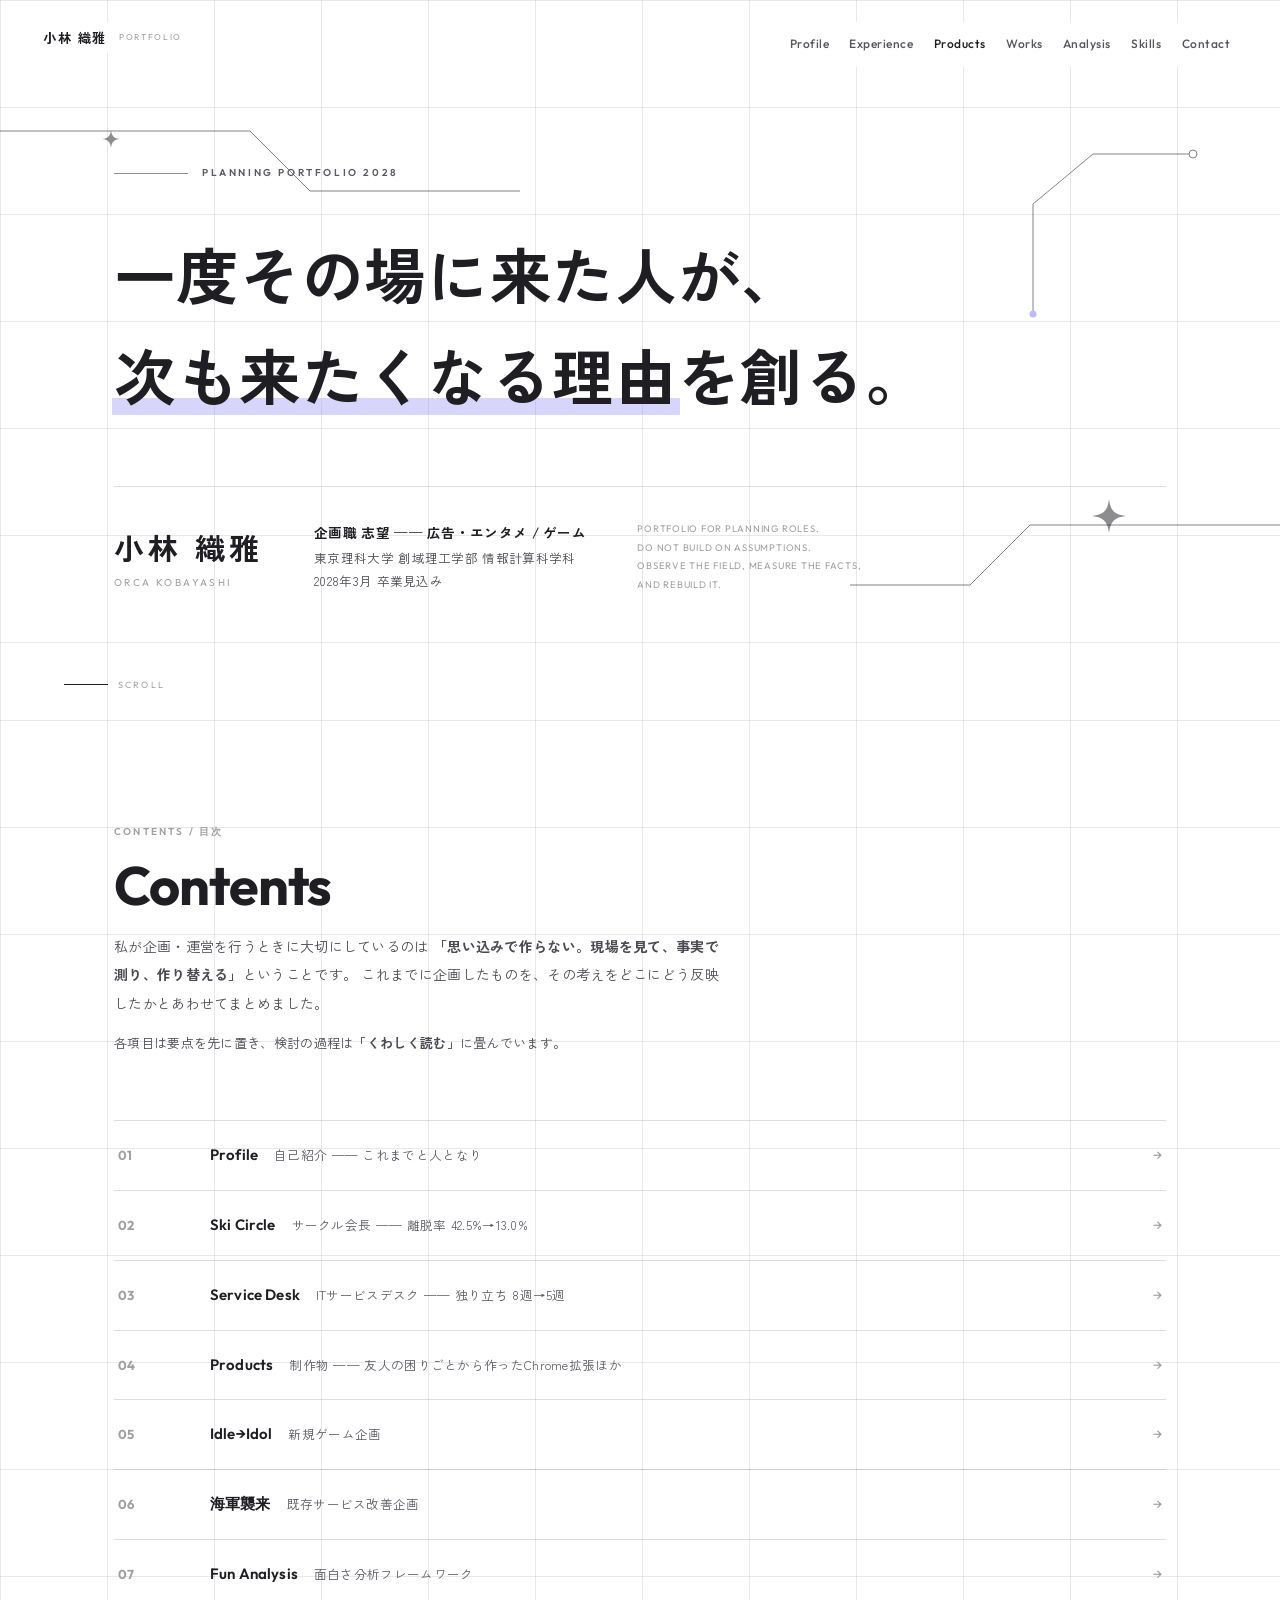
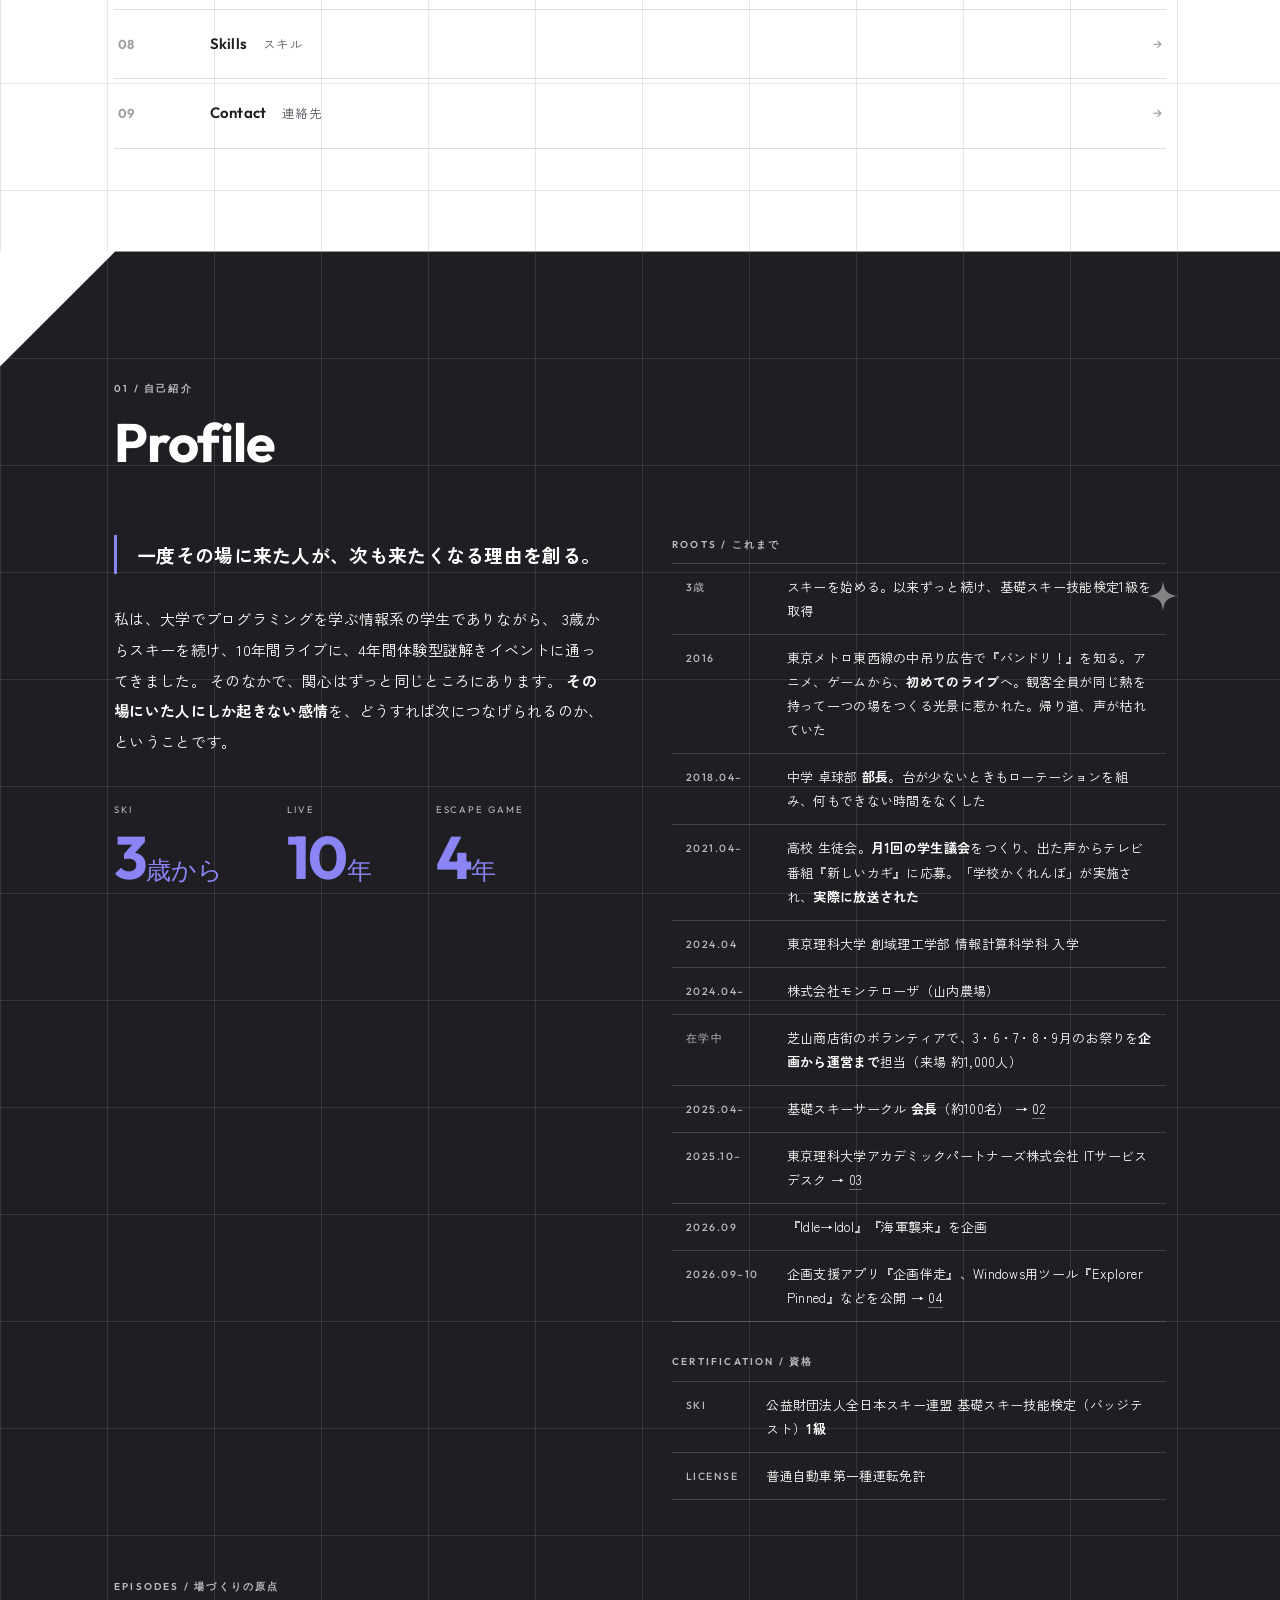
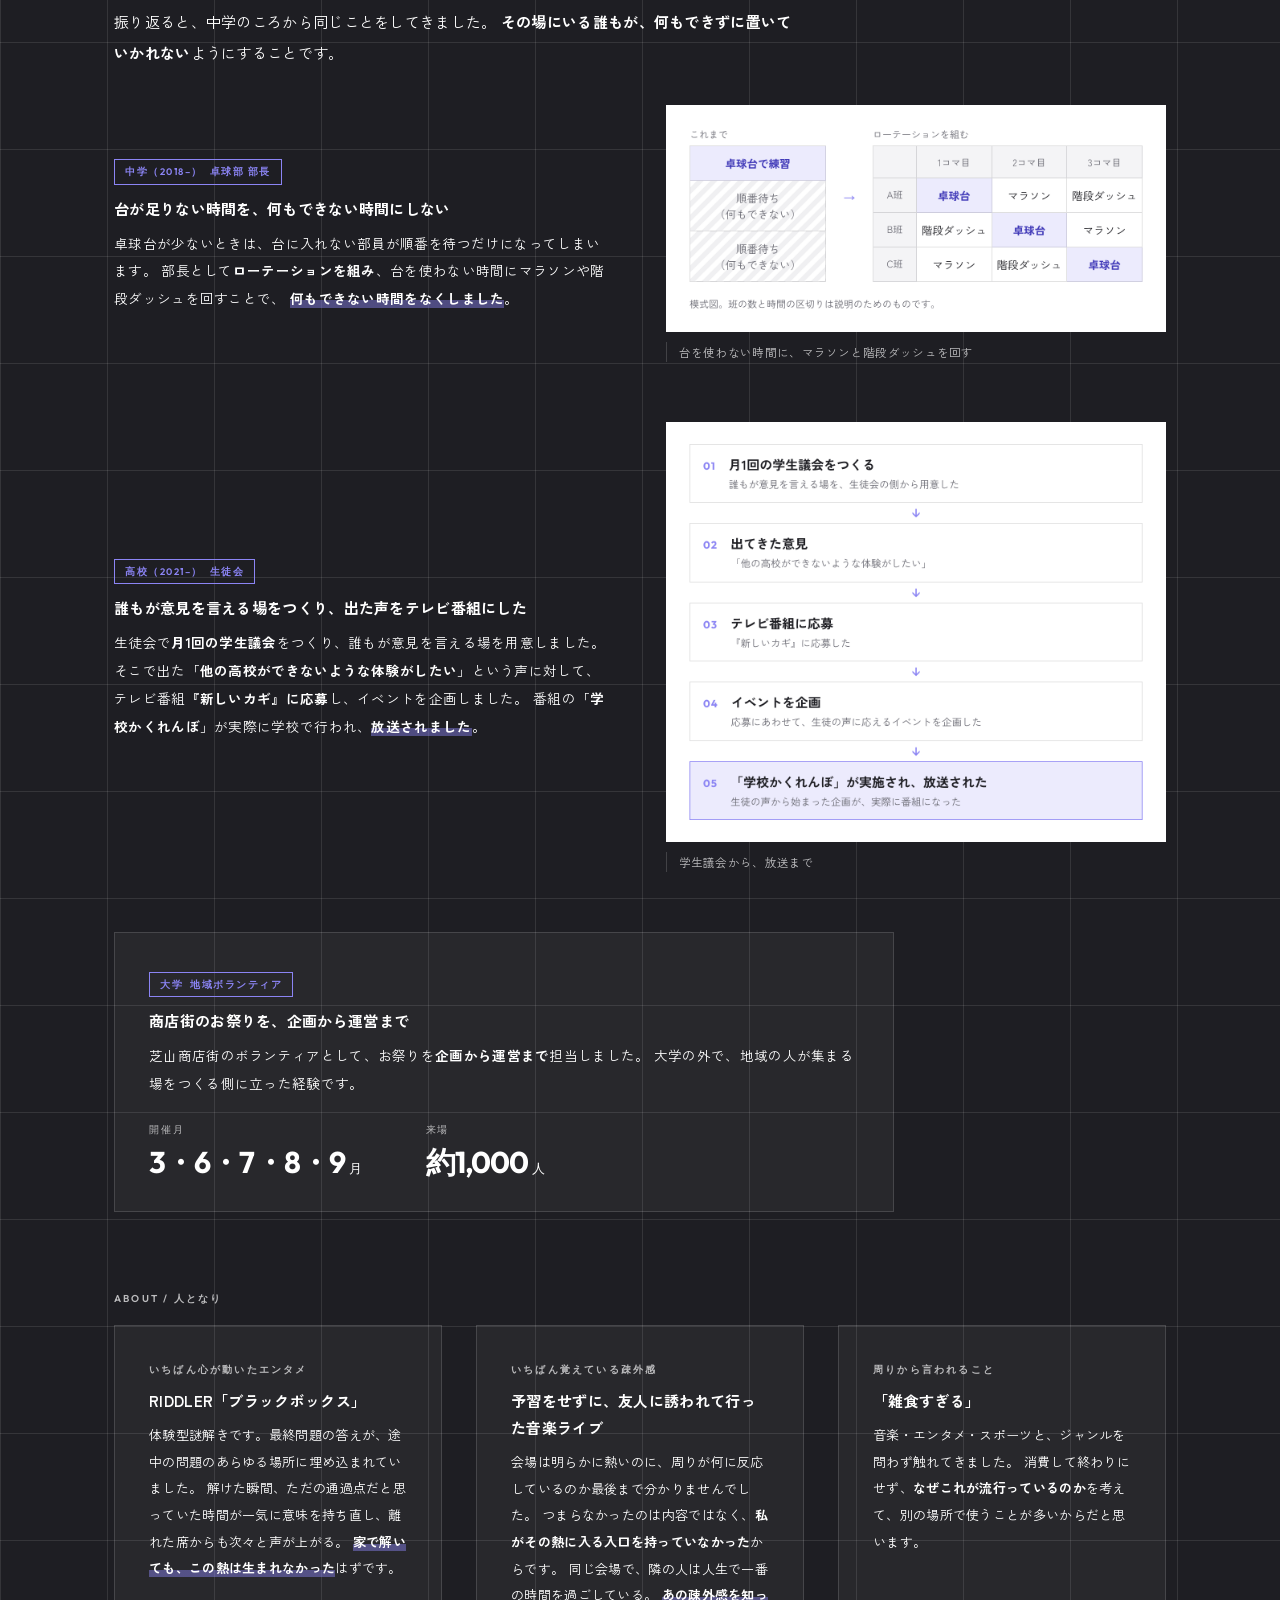
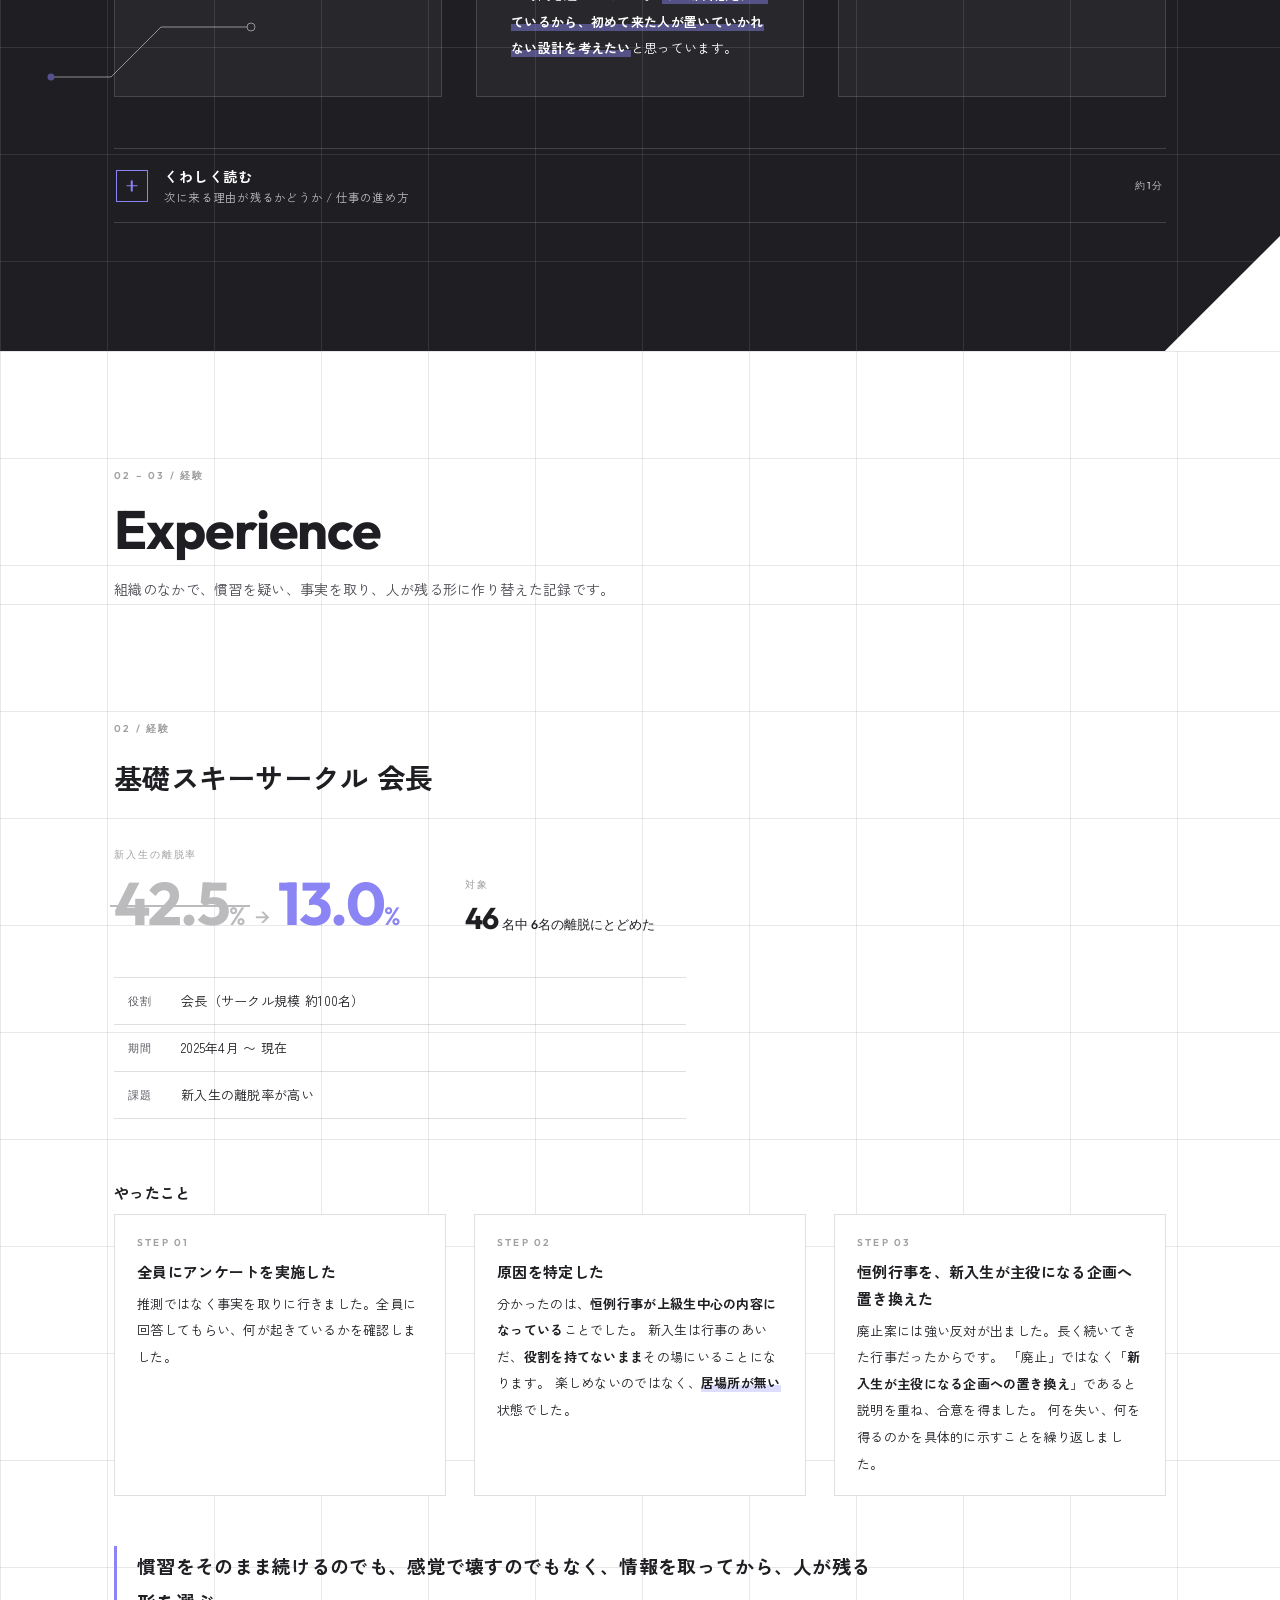
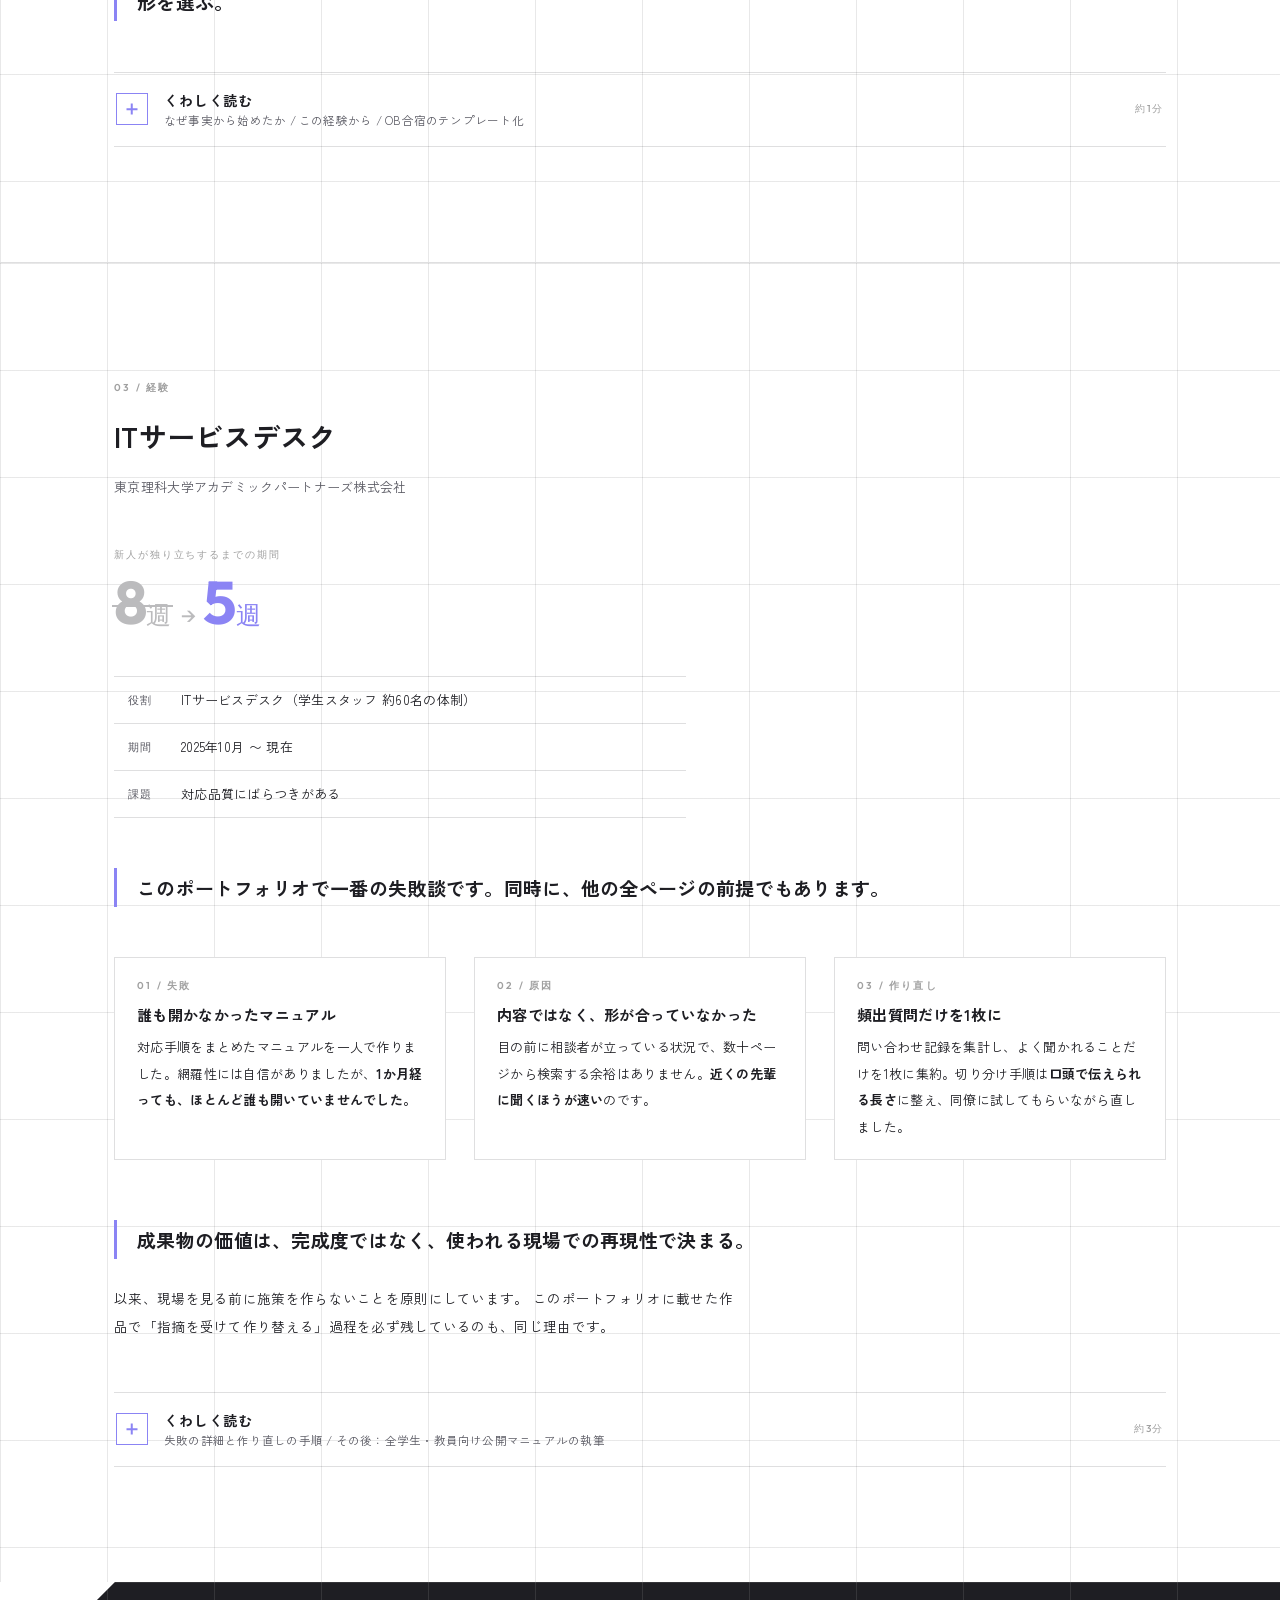
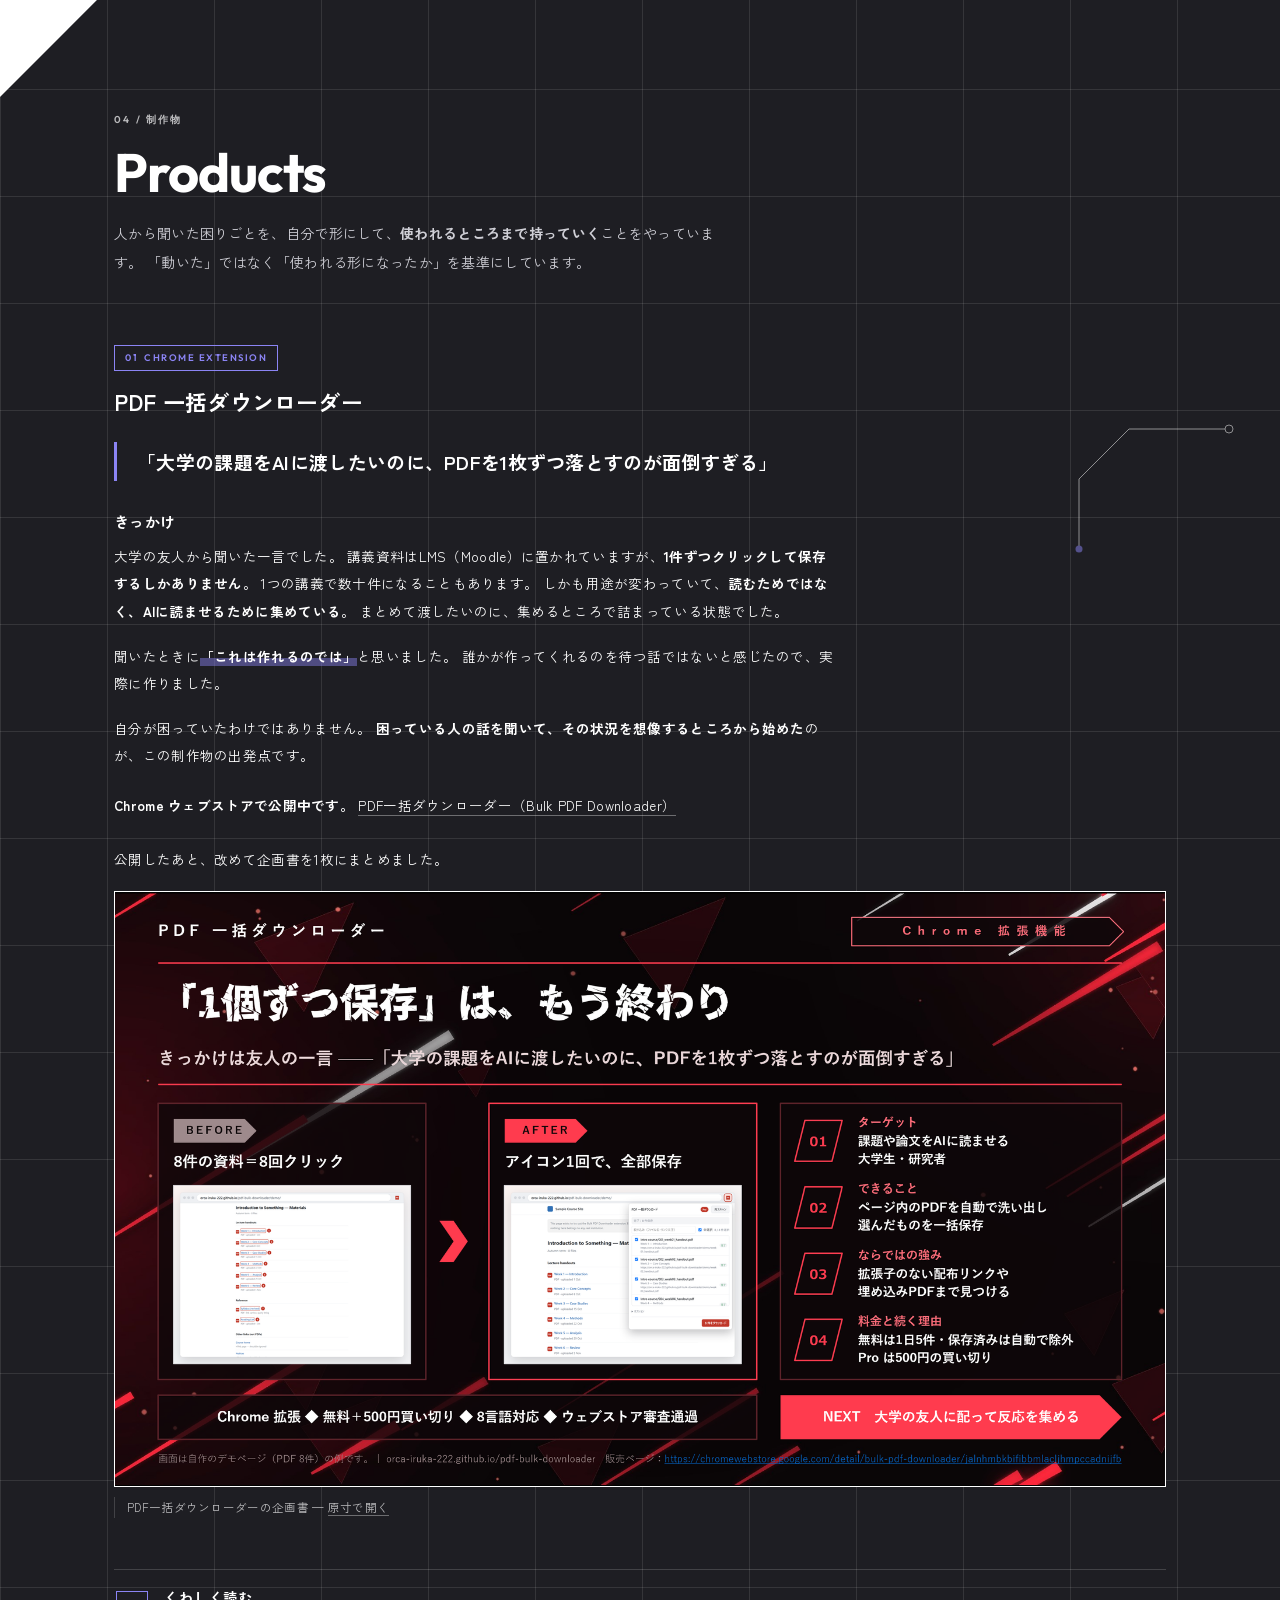
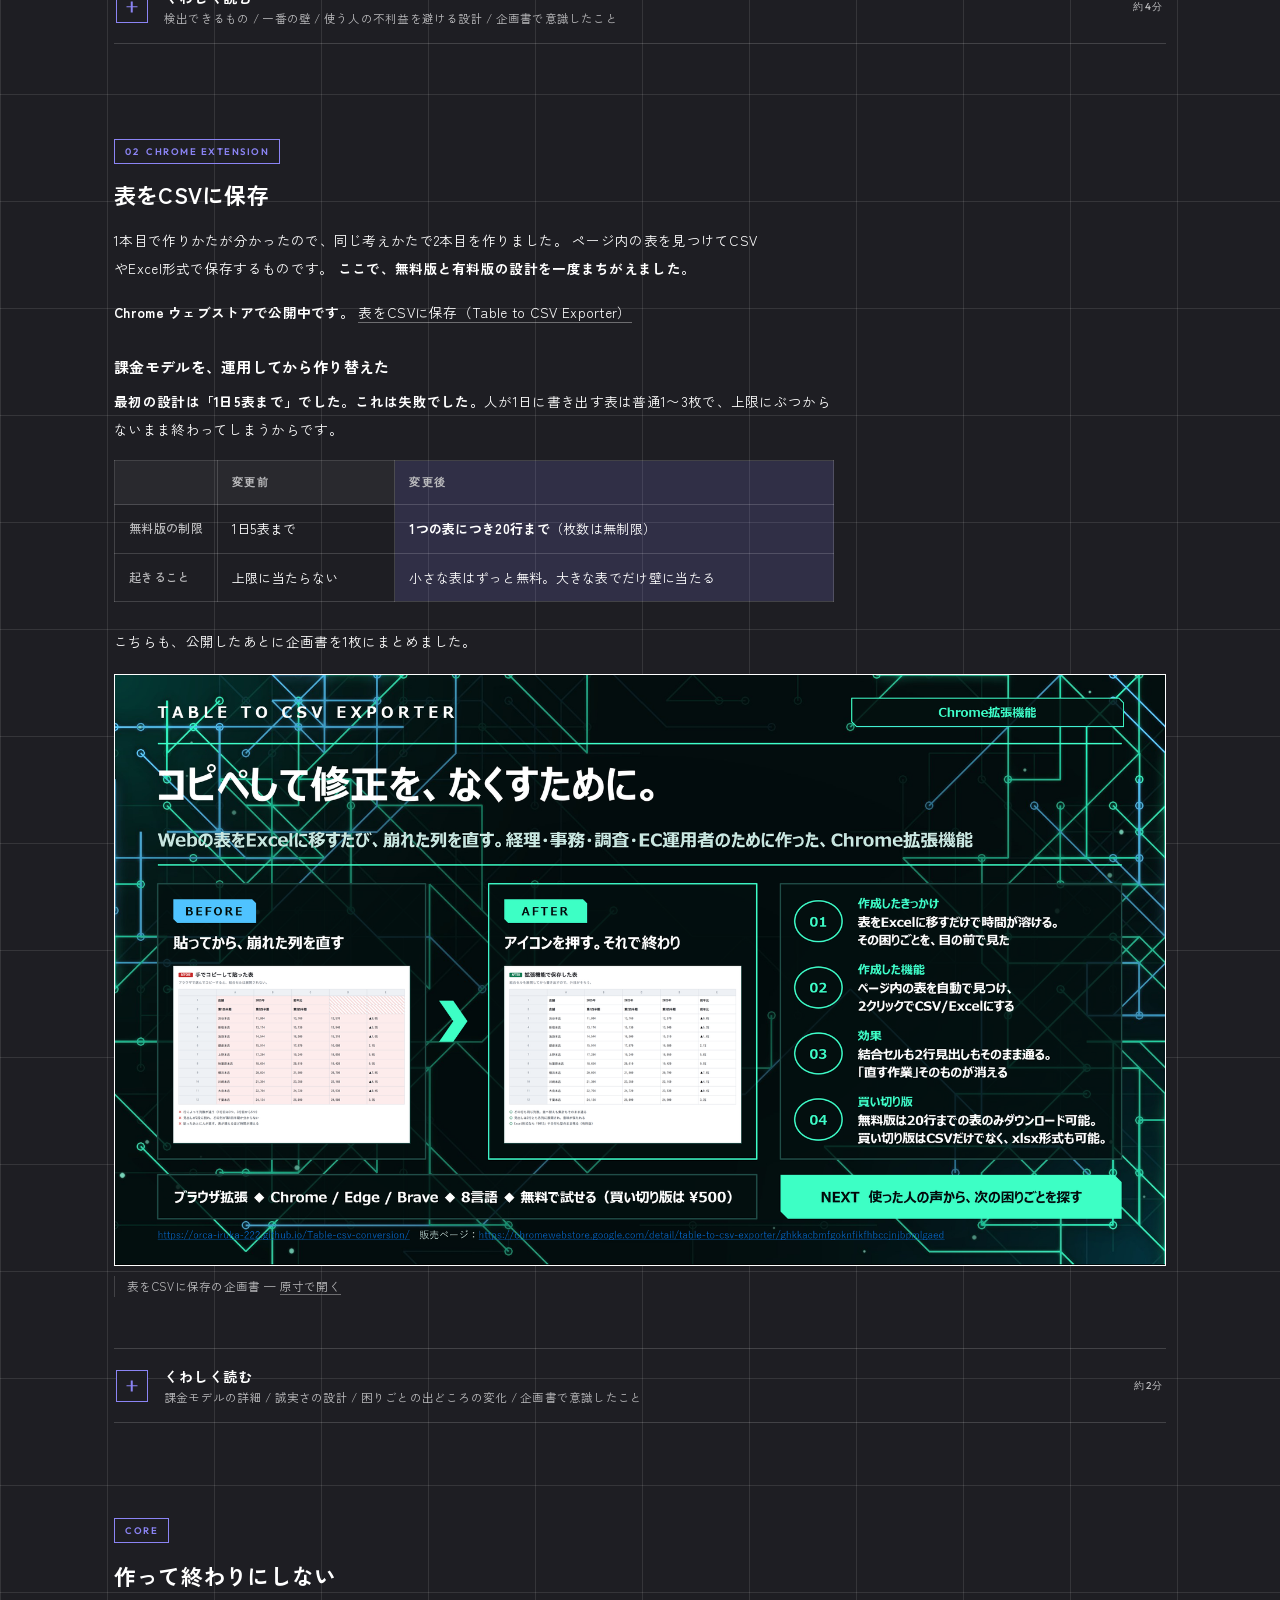
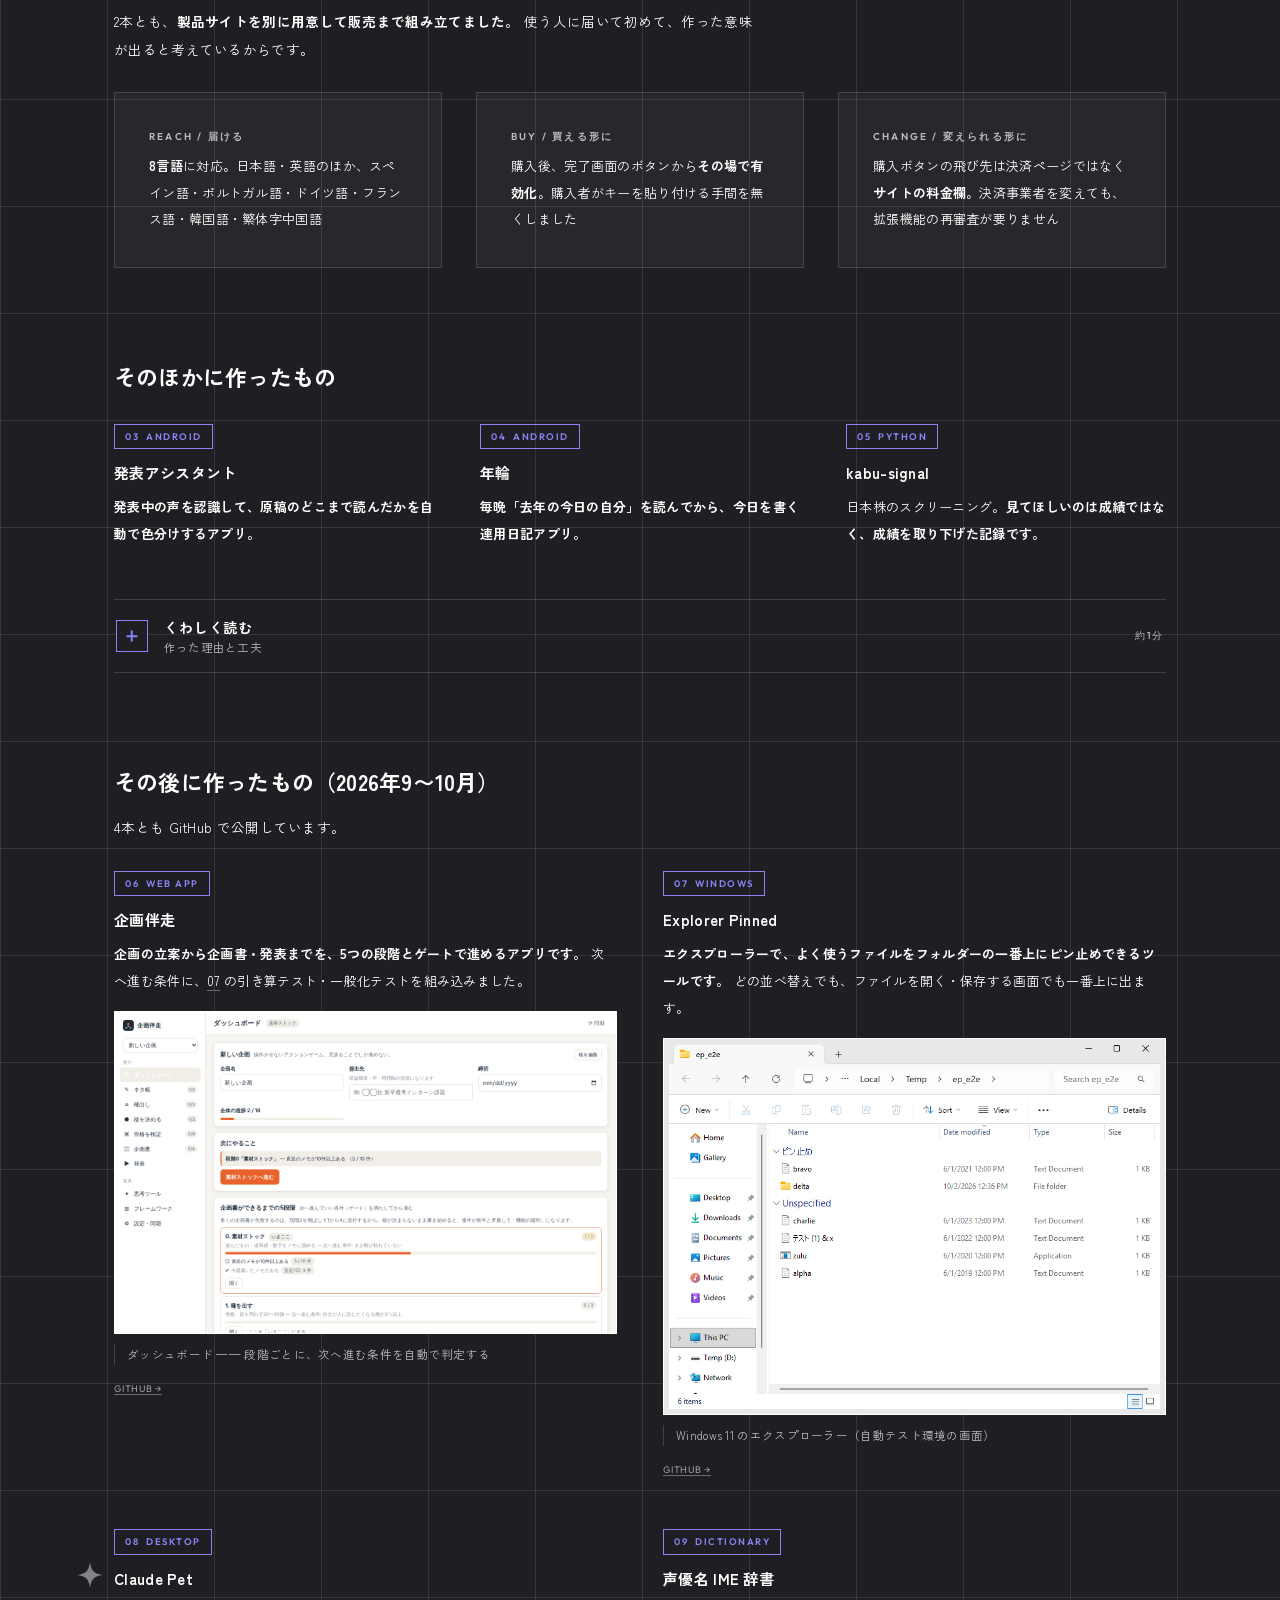
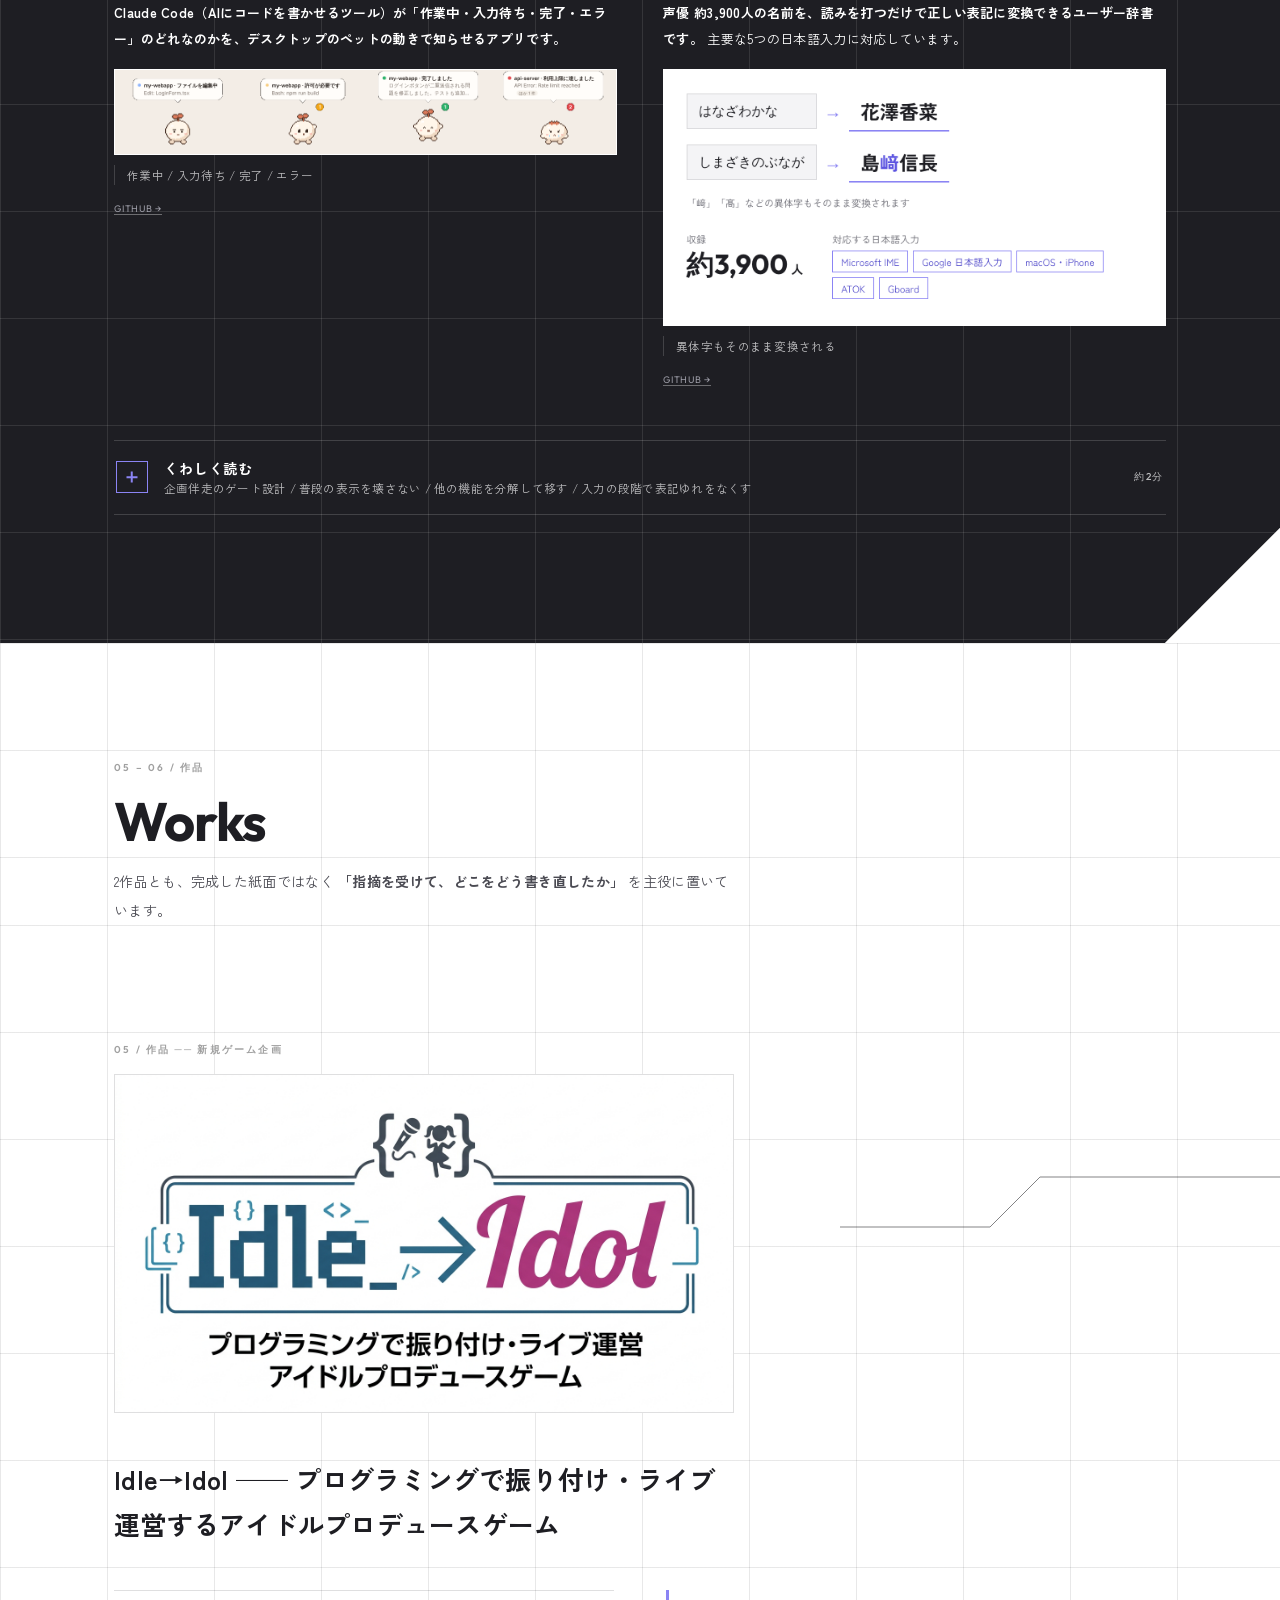
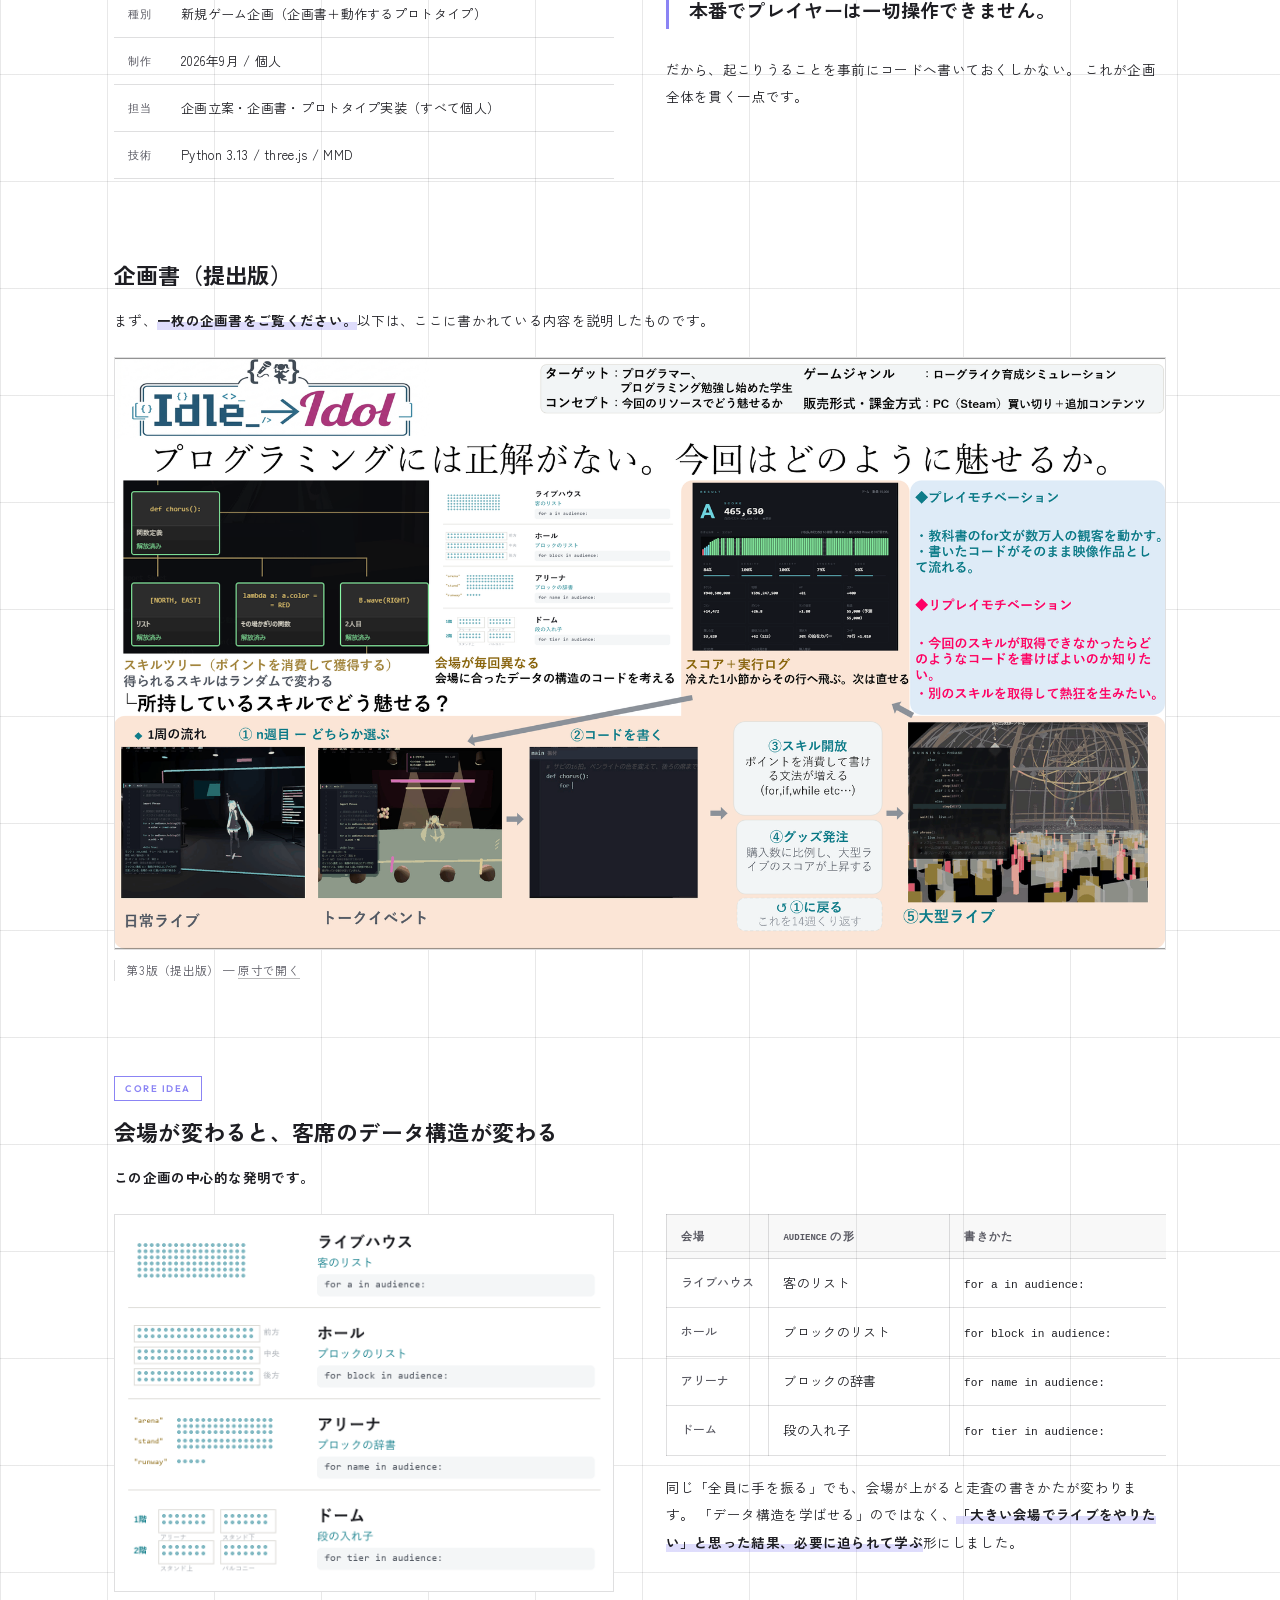
<file: index-ad.html>
<!DOCTYPE html>
<html lang="ja">
<head>
<meta charset="UTF-8">
<meta name="viewport" content="width=device-width,initial-scale=1">
<title>小林織雅 ポートフォリオ</title>
<meta name="description" content="小林織雅 / 企画職（ゲーム・広告／エンタメ）/ 2028年3月卒業見込み。思い込みで作らない。現場を見て、事実で測り、作り替える。">
<meta name="robots" content="noindex,nofollow">
<link rel="preconnect" href="https://fonts.googleapis.com">
<link rel="preconnect" href="https://fonts.gstatic.com" crossorigin>
<link rel="stylesheet" href="https://fonts.googleapis.com/css2?family=Outfit:wght@300;400;500;600;700;800&family=Zen+Kaku+Gothic+New:wght@400;500;700;900&display=swap">
<link rel="stylesheet" href="style.css">
<link rel="icon" href="data:image/svg+xml,%3Csvg xmlns='http://www.w3.org/2000/svg' viewBox='0 0 32 32'%3E%3Crect width='32' height='32' fill='%231e1e23'/%3E%3Cpath d='M16 5 C17.6 11.2 18.8 12.4 27 16 C18.8 19.6 17.6 20.8 16 27 C14.4 20.8 13.2 19.6 5 16 C13.2 12.4 14.4 11.2 16 5Z' fill='%23fff'/%3E%3C/svg%3E">
</head>
<body>

<!-- ============ header ============ -->
<header class="hd">
  <a class="hd-id" href="#top">
    <b>小林 織雅</b>
    <span>Portfolio</span>
  </a>
  <nav class="hd-nav">
    <a href="#profile">Profile</a>
    <a href="#experience">Experience</a>
    <a href="#products">Products</a>
    <a href="#works">Works</a>
    <a href="#analysis">Analysis</a>
    <a href="#skills">Skills</a>
    <a href="#contact">Contact</a>
  </nav>
  <button class="hd-menu" type="button" aria-label="メニュー" aria-expanded="false" aria-controls="menu">
    <span class="bars"><i></i><i></i><i></i></span>
    <span class="dot" aria-hidden="true"></span>
  </button>
</header>

<nav class="menu" id="menu" hidden>
  <div class="menu-inner">
    <p class="h-jp" style="color:#bbbbbd">Contents</p>
    <ul class="menu-list">
      <li><a href="#profile"><span class="no">01</span><b>Profile</b><span class="jp">自己紹介 ── これまでと人となり</span></a></li>
      <li><a href="#exp-ski"><span class="no">02</span><b>Ski Circle</b><span class="jp">サークル会長 ── 離脱率 42.5%→13.0%</span></a></li>
      <li><a href="#exp-desk"><span class="no">03</span><b>Service Desk</b><span class="jp">ITサービスデスク ── 独り立ち 8週→5週</span></a></li>
      <li><a href="#products"><span class="no">04</span><b>Products</b><span class="jp">制作物 ── 友人の困りごとから作ったChrome拡張ほか</span></a></li>
      <li><a href="#work-idle"><span class="no">05</span><b>Idle&rarr;Idol</b><span class="jp">新規ゲーム企画</span></a></li>
      <li><a href="#work-kaigun"><span class="no">06</span><b>海軍襲来</b><span class="jp">既存サービス改善企画</span></a></li>
      <li><a href="#analysis"><span class="no">07</span><b>Fun Analysis</b><span class="jp">面白さ分析フレームワーク</span></a></li>
      <li><a href="#skills"><span class="no">08</span><b>Skills</b><span class="jp">スキル</span></a></li>
      <li><a href="#contact"><span class="no">09</span><b>Contact</b><span class="jp">連絡先</span></a></li>
    </ul>
    <p class="micro" style="margin-top:30px">ORCA KOBAYASHI &mdash; PLANNING PORTFOLIO</p>
  </div>
</nav>

<main id="top">

<!-- ============ hero ============ -->
<section class="sec hero">
  <div class="deco" style="left:0;top:14%;width:min(46vw,520px)" aria-hidden="true">
    <svg viewBox="0 0 520 120" width="100%" height="120" preserveAspectRatio="none">
      <polyline points="0,30 250,30 310,90 520,90"/>
    </svg>
  </div>
  <div class="deco" style="right:0;bottom:16%;width:min(38vw,430px)" aria-hidden="true">
    <svg viewBox="0 0 430 100" width="100%" height="100" preserveAspectRatio="none">
      <polyline points="430,20 180,20 120,80 0,80"/>
    </svg>
  </div>
  <div class="deco" style="right:6%;top:20%" aria-hidden="true">
    <svg width="180" height="180" viewBox="0 0 180 180">
      <polyline points="10,170 10,60 70,10 170,10"/>
      <circle class="fill" cx="10" cy="170" r="3.5"/>
      <circle class="ring" cx="170" cy="10" r="4"/>
    </svg>
  </div>
  <div class="spark" style="right:12%;bottom:26%;--s:34px" aria-hidden="true">
    <svg viewBox="0 0 100 100"><path d="M50 0C54 34 66 46 100 50 66 54 54 66 50 100 46 66 34 54 0 50 34 46 46 34 50 0Z"/></svg>
  </div>
  <div class="spark" style="left:8%;top:18%;--s:18px" aria-hidden="true">
    <svg viewBox="0 0 100 100"><path d="M50 0C54 34 66 46 100 50 66 54 54 66 50 100 46 66 34 54 0 50 34 46 46 34 50 0Z"/></svg>
  </div>

  <div class="wrap">
    <div class="hero-kicker rv">
      <i></i><span>Planning Portfolio 2028</span>
    </div>

    <h1 class="rv">
      <span class="l">一度その場に来た人が、</span>
      <span class="l"><em>次も来たくなる理由</em>を創る。</span>
    </h1>

    <div class="hero-meta rv">
      <div class="hero-name">
        <div class="n">小林 織雅</div>
        <div class="r">Orca Kobayashi</div>
      </div>
      <div class="hero-role">
        <b>企画職 志望 ── 広告・エンタメ / ゲーム</b>
        東京理科大学 創域理工学部 情報計算科学科<br>
        2028年3月 卒業見込み
      </div>
      <p class="micro" style="margin:0">
        Portfolio for planning roles.<br>
        Do not build on assumptions.<br>
        Observe the field, measure the facts,<br>
        and rebuild it.
      </p>
    </div>
  </div>

  <div class="scroll-cue" aria-hidden="true"><i></i><span>Scroll</span></div>
</section>

<!-- ============ contents ============ -->
<section class="sec idx">
  <div class="wrap">
    <div class="sec-head rv">
      <p class="h-jp">Contents / 目次</p>
      <h2 class="h-en">Contents</h2>
      <p class="lead">
        私が企画・運営を行うときに大切にしているのは
        <strong>「思い込みで作らない。現場を見て、事実で測り、作り替える」</strong>ということです。
        これまでに企画したものを、その考えをどこにどう反映したかとあわせてまとめました。
      </p>
      <p class="lead" style="margin-top:12px;font-size:13px">
        各項目は要点を先に置き、検討の過程は<strong>「くわしく読む」</strong>に畳んでいます。
      </p>
    </div>

    <div class="idx-list rv">
      <a class="idx-row" href="#profile"><span class="no">01</span><span class="tt"><b>Profile</b><span>自己紹介 ── これまでと人となり</span></span><span class="ar">&rarr;</span></a>
      <a class="idx-row" href="#exp-ski"><span class="no">02</span><span class="tt"><b>Ski Circle</b><span>サークル会長 ── 離脱率 42.5%→13.0%</span></span><span class="ar">&rarr;</span></a>
      <a class="idx-row" href="#exp-desk"><span class="no">03</span><span class="tt"><b>Service Desk</b><span>ITサービスデスク ── 独り立ち 8週→5週</span></span><span class="ar">&rarr;</span></a>
      <a class="idx-row" href="#products"><span class="no">04</span><span class="tt"><b>Products</b><span>制作物 ── 友人の困りごとから作ったChrome拡張ほか</span></span><span class="ar">&rarr;</span></a>
      <a class="idx-row" href="#work-idle"><span class="no">05</span><span class="tt"><b>Idle&rarr;Idol</b><span>新規ゲーム企画</span></span><span class="ar">&rarr;</span></a>
      <a class="idx-row" href="#work-kaigun"><span class="no">06</span><span class="tt"><b>海軍襲来</b><span>既存サービス改善企画</span></span><span class="ar">&rarr;</span></a>
      <a class="idx-row" href="#analysis"><span class="no">07</span><span class="tt"><b>Fun Analysis</b><span>面白さ分析フレームワーク</span></span><span class="ar">&rarr;</span></a>
      <a class="idx-row" href="#skills"><span class="no">08</span><span class="tt"><b>Skills</b><span>スキル</span></span><span class="ar">&rarr;</span></a>
      <a class="idx-row" href="#contact"><span class="no">09</span><span class="tt"><b>Contact</b><span>連絡先</span></span><span class="ar">&rarr;</span></a>
    </div>
  </div>
</section>

<!-- ============ 01 profile ============ -->
<section class="sec blk dark cut-tl-br" id="profile">
  <div class="spark" style="right:8%;top:10%;--s:30px" aria-hidden="true">
    <svg viewBox="0 0 100 100"><path d="M50 0C54 34 66 46 100 50 66 54 54 66 50 100 46 66 34 54 0 50 34 46 46 34 50 0Z"/></svg>
  </div>
  <div class="deco" style="left:4%;bottom:8%" aria-hidden="true">
    <svg width="200" height="120" viewBox="0 0 200 120">
      <polyline points="0,110 60,110 110,60 200,60"/>
      <circle class="fill" cx="0" cy="110" r="3.5"/><circle class="ring" cx="200" cy="60" r="4"/>
    </svg>
  </div>

  <div class="wrap">
    <div class="sec-head rv">
      <p class="h-jp">01 / 自己紹介</p>
      <h2 class="h-en">Profile</h2>
    </div>

    <div class="rv" style="display:grid;grid-template-columns:repeat(auto-fit,minmax(min(100%,340px),1fr));gap:clamp(28px,5vw,70px);align-items:start">
      <div>
        <p class="quote big" style="margin-bottom:1.6em">
          一度その場に来た人が、次も来たくなる理由を創る。
        </p>
        <p>
          私は、大学でプログラミングを学ぶ情報系の学生でありながら、
          3歳からスキーを続け、10年間ライブに、4年間体験型謎解きイベントに通ってきました。
          そのなかで、関心はずっと同じところにあります。
          <strong>その場にいた人にしか起きない感情</strong>を、どうすれば次につなげられるのか、ということです。
        </p>
        <div class="stats" style="margin-top:clamp(26px,4vw,42px)">
          <div class="stat"><div class="lab">Ski</div><div class="val"><span class="to">3<small>歳から</small></span></div></div>
          <div class="stat"><div class="lab">Live</div><div class="val"><span class="to">10<small>年</small></span></div></div>
          <div class="stat"><div class="lab">Escape Game</div><div class="val"><span class="to">4<small>年</small></span></div></div>
        </div>
      </div>

      <div>
        <p class="h-jp" style="margin-bottom:8px">Roots / これまで</p>
        <table class="spec">
          <tr><th>3歳</th><td>スキーを始める。以来ずっと続け、基礎スキー技能検定1級を取得</td></tr>
          <tr><th>2016</th><td>東京メトロ東西線の中吊り広告で『バンドリ！』を知る。アニメ、ゲームから、<strong>初めてのライブ</strong>へ。観客全員が同じ熱を持って一つの場をつくる光景に惹かれた。帰り道、声が枯れていた</td></tr>
          <tr><th>2018.04&ndash;</th><td>中学 卓球部 <strong>部長</strong>。台が少ないときもローテーションを組み、何もできない時間をなくした</td></tr>
          <tr><th>2021.04&ndash;</th><td>高校 生徒会。<strong>月1回の学生議会</strong>をつくり、出た声からテレビ番組『新しいカギ』に応募。「学校かくれんぼ」が実施され、<strong>実際に放送された</strong></td></tr>
          <tr><th>2024.04</th><td>東京理科大学 創域理工学部 情報計算科学科 入学</td></tr>
          <tr><th>2024.04&ndash;</th><td>株式会社モンテローザ（山内農場）</td></tr>
          <tr><th>在学中</th><td>芝山商店街のボランティアで、3・6・7・8・9月のお祭りを<strong>企画から運営まで</strong>担当（来場 約1,000人）</td></tr>
          <tr><th>2025.04&ndash;</th><td>基礎スキーサークル <strong>会長</strong>（約100名） → <a href="#exp-ski" style="border-bottom:1px solid rgba(255,255,255,.35)">02</a></td></tr>
          <tr><th>2025.10&ndash;</th><td>東京理科大学アカデミックパートナーズ株式会社 ITサービスデスク → <a href="#exp-desk" style="border-bottom:1px solid rgba(255,255,255,.35)">03</a></td></tr>
          <tr><th>2026.09</th><td>『Idle&rarr;Idol』『海軍襲来』を企画</td></tr>
          <tr><th>2026.09&ndash;10</th><td>企画支援アプリ『企画伴走』、Windows用ツール『Explorer Pinned』などを公開 → <a href="#products" style="border-bottom:1px solid rgba(255,255,255,.35)">04</a></td></tr>
        </table>

        <p class="h-jp" style="margin:30px 0 8px">Certification / 資格</p>
        <table class="spec">
          <tr><th>Ski</th><td>公益財団法人全日本スキー連盟 基礎スキー技能検定（バッジテスト）<strong>1級</strong></td></tr>
          <tr><th>License</th><td>普通自動車第一種運転免許</td></tr>
        </table>
      </div>
    </div>

    <p class="h-jp rv" style="margin:clamp(46px,6vw,80px) 0 10px">Episodes / 場づくりの原点</p>
    <p class="rv" style="max-width:46em">
      振り返ると、中学のころから同じことをしてきました。
      <strong>その場にいる誰もが、何もできずに置いていかれない</strong>ようにすることです。
    </p>

    <div class="rv" style="display:grid;grid-template-columns:repeat(auto-fit,minmax(min(100%,330px),1fr));gap:clamp(24px,4vw,52px);align-items:center;margin-top:clamp(24px,3vw,36px)">
      <div>
        <p class="tag v" style="margin-bottom:10px">中学（2018&ndash;） &nbsp;卓球部 部長</p>
        <h4 class="t">台が足りない時間を、何もできない時間にしない</h4>
        <p style="font-size:13.5px;margin:0">
          卓球台が少ないときは、台に入れない部員が順番を待つだけになってしまいます。
          部長として<strong>ローテーションを組み</strong>、台を使わない時間にマラソンや階段ダッシュを回すことで、
          <span class="mark">何もできない時間をなくしました</span>。
        </p>
      </div>
      <figure class="fig">
        <img src="assets/profile/fig-table-tennis-rotation.png" alt="卓球部のローテーションの模式図。これまでは卓球台で練習する人のほかは順番待ちだったが、A班・B班・C班が卓球台・マラソン・階段ダッシュを時間ごとに入れ替わる形にした" loading="lazy">
        <figcaption>台を使わない時間に、マラソンと階段ダッシュを回す</figcaption>
      </figure>
    </div>

    <div class="rv" style="display:grid;grid-template-columns:repeat(auto-fit,minmax(min(100%,330px),1fr));gap:clamp(24px,4vw,52px);align-items:center;margin-top:clamp(34px,5vw,60px)">
      <div>
        <p class="tag v" style="margin-bottom:10px">高校（2021&ndash;） &nbsp;生徒会</p>
        <h4 class="t">誰もが意見を言える場をつくり、出た声をテレビ番組にした</h4>
        <p style="font-size:13.5px;margin:0">
          生徒会で<strong>月1回の学生議会</strong>をつくり、誰もが意見を言える場を用意しました。
          そこで出た「<strong>他の高校ができないような体験がしたい</strong>」という声に対して、
          テレビ番組<strong>『新しいカギ』に応募</strong>し、イベントを企画しました。
          番組の「<strong>学校かくれんぼ</strong>」が実際に学校で行われ、<span class="mark">放送されました</span>。
        </p>
      </div>
      <figure class="fig">
        <img src="assets/profile/fig-student-council.png" alt="生徒会での流れ。月1回の学生議会をつくる、出てきた意見「他の高校ができないような体験がしたい」、テレビ番組『新しいカギ』に応募、イベントを企画、「学校かくれんぼ」が実施され放送された、の5段階" loading="lazy">
        <figcaption>学生議会から、放送まで</figcaption>
      </figure>
    </div>

    <div class="card rv" style="margin-top:clamp(34px,5vw,60px);max-width:52em">
      <p class="tag v" style="margin-bottom:10px">大学 &nbsp;地域ボランティア</p>
      <h4 class="t">商店街のお祭りを、企画から運営まで</h4>
      <p style="font-size:13.5px;margin:0">
        芝山商店街のボランティアとして、お祭りを<strong>企画から運営まで</strong>担当しました。
        大学の外で、地域の人が集まる場をつくる側に立った経験です。
      </p>
      <div class="stats" style="margin-top:22px">
        <div class="stat"><div class="lab">開催月</div><div class="val" style="font-size:clamp(20px,3vw,30px)">3・6・7・8・9<small>月</small></div></div>
        <div class="stat"><div class="lab">来場</div><div class="val" style="font-size:clamp(20px,3vw,30px)">約1,000<small>人</small></div></div>
      </div>
    </div>

    <p class="h-jp rv" style="margin:clamp(46px,6vw,80px) 0 16px">About / 人となり</p>
    <div class="rv" style="display:grid;grid-template-columns:repeat(auto-fit,minmax(min(100%,290px),1fr));gap:clamp(18px,3vw,34px)">
      <div class="card">
        <p class="h-jp" style="margin-bottom:6px">いちばん心が動いたエンタメ</p>
        <h4 class="t">RIDDLER「ブラックボックス」</h4>
        <p style="font-size:13px;margin:0">
          体験型謎解きです。最終問題の答えが、途中の問題のあらゆる場所に埋め込まれていました。
          解けた瞬間、ただの通過点だと思っていた時間が一気に意味を持ち直し、離れた席からも次々と声が上がる。
          <span class="mark">家で解いても、この熱は生まれなかった</span>はずです。
        </p>
      </div>
      <div class="card">
        <p class="h-jp" style="margin-bottom:6px">いちばん覚えている疎外感</p>
        <h4 class="t">予習をせずに、友人に誘われて行った音楽ライブ</h4>
        <p style="font-size:13px;margin:0">
          会場は明らかに熱いのに、周りが何に反応しているのか最後まで分かりませんでした。
          つまらなかったのは内容ではなく、<strong>私がその熱に入る入口を持っていなかった</strong>からです。
          同じ会場で、隣の人は人生で一番の時間を過ごしている。
          <span class="mark">あの疎外感を知っているから、初めて来た人が置いていかれない設計を考えたい</span>と思っています。
        </p>
      </div>
      <div class="card">
        <p class="h-jp" style="margin-bottom:6px">周りから言われること</p>
        <h4 class="t">「雑食すぎる」</h4>
        <p style="font-size:13px;margin:0">
          音楽・エンタメ・スポーツと、ジャンルを問わず触れてきました。
          消費して終わりにせず、<strong>なぜこれが流行っているのか</strong>を考えて、別の場所で使うことが多いからだと思います。
        </p>
      </div>
    </div>

    <details class="more">
      <summary><span class="ic" aria-hidden="true"></span><span class="lbl"><b><span class="o">くわしく読む</span><span class="c">閉じる</span></b><span class="sub">次に来る理由が残るかどうか / 仕事の進め方</span></span><span class="min">約1分</span></summary>
      <div class="more-body">
    <div style="max-width:46em">
        <p>
          私自身、これまでイベントに通うなかで、良かったのに二度と行かなかった公演と、
          何度も通った公演の両方を経験してきました。振り返ると、その差は内容の質ではなく、
          <strong>次に来る理由が自分の中に残ったかどうか</strong>でした。
        </p>
        <p>
          この関心は、遊びの設計と地続きだと考えています。
          ゲームも、買われて終わりではなく、遊ぶ人が居続けて初めて成立するからです。
        </p>
    </div>
    <div style="max-width:46em;margin-top:26px">
        <div class="card">
          <h4 class="t">仕事の進め方</h4>
          <p style="font-size:13.5px">
            現場を見る前に施策を作らないことを原則にしています。
            これは、大学のITサービスデスクで、思い込みで作ったマニュアルが誰にも使われなかった経験があるからです（→ <a href="#exp-desk" style="border-bottom:1px solid rgba(255,255,255,.35)">03</a>）。
            以来、<strong>事実で測ってから作り替える</strong>ことを繰り返しています。
          </p>
          <p style="font-size:13.5px">
            このポートフォリオに載せた作品は、すべてその過程を残してあります。
            完成した形だけでなく、<strong>何を指摘され、何をどう変えたか</strong>を併記しました。
          </p>
        </div>

    </div>
      </div>
    </details>
  </div>
</section>

<!-- ============ experience intro ============ -->
<section class="sec blk" id="experience" style="padding-bottom:0">
  <div class="wrap">
    <div class="sec-head rv" style="margin-bottom:0">
      <p class="h-jp">02 &ndash; 03 / 経験</p>
      <h2 class="h-en">Experience</h2>
      <p class="lead">
        組織のなかで、慣習を疑い、事実を取り、人が残る形に作り替えた記録です。
      </p>
    </div>
  </div>
</section>

<!-- ============ 05 ski ============ -->
<section class="sec blk" id="exp-ski">
  <div class="wrap">
    <p class="h-jp rv">02 / 経験</p>
    <h3 class="t rv" style="font-size:clamp(19px,3vw,28px)">基礎スキーサークル 会長</h3>

    <div class="stats rv" style="margin:clamp(26px,4vw,44px) 0">
      <div class="stat">
        <div class="lab">新入生の離脱率</div>
        <div class="val">
          <span class="from">42.5<small>%</small></span>
          <span class="arw">&rarr;</span>
          <span class="to">13.0<small>%</small></span>
        </div>
      </div>
      <div class="stat">
        <div class="lab">対象</div>
        <div class="val" style="font-size:clamp(20px,3vw,30px)">46<small>名中 6名の離脱にとどめた</small></div>
      </div>
    </div>

    <table class="spec rv" style="max-width:44em">
      <tr><th>役割</th><td>会長（サークル規模 約100名）</td></tr>
      <tr><th>期間</th><td>2025年4月 〜 現在</td></tr>
      <tr><th>課題</th><td>新入生の離脱率が高い</td></tr>
    </table>

    <div class="rv" style="margin-top:clamp(34px,5vw,60px)">
      <h4 class="t">やったこと</h4>
        <div style="display:grid;grid-template-columns:repeat(auto-fit,minmax(min(100%,250px),1fr));gap:clamp(16px,2.4vw,28px)">
          <div class="card" style="padding:18px 22px">
            <p class="h-jp" style="margin-bottom:4px">Step 01</p>
            <h4 class="t" style="margin-bottom:6px">全員にアンケートを実施した</h4>
            <p style="font-size:13px;margin:0">推測ではなく事実を取りに行きました。全員に回答してもらい、何が起きているかを確認しました。</p>
          </div>
          <div class="card" style="padding:18px 22px">
            <p class="h-jp" style="margin-bottom:4px">Step 02</p>
            <h4 class="t" style="margin-bottom:6px">原因を特定した</h4>
            <p style="font-size:13px;margin:0">
              分かったのは、<strong>恒例行事が上級生中心の内容になっている</strong>ことでした。
              新入生は行事のあいだ、<strong>役割を持てないまま</strong>その場にいることになります。
              楽しめないのではなく、<span class="mark">居場所が無い</span>状態でした。
            </p>
          </div>
          <div class="card" style="padding:18px 22px">
            <p class="h-jp" style="margin-bottom:4px">Step 03</p>
            <h4 class="t" style="margin-bottom:6px">恒例行事を、新入生が主役になる企画へ置き換えた</h4>
            <p style="font-size:13px;margin:0">
              廃止案には強い反対が出ました。長く続いてきた行事だったからです。
              「廃止」ではなく「<strong>新入生が主役になる企画への置き換え</strong>」であると説明を重ね、合意を得ました。
              何を失い、何を得るのかを具体的に示すことを繰り返しました。
            </p>
          </div>
        </div>
    </div>

    <p class="quote big rv" style="margin-top:clamp(30px,4vw,50px);max-width:40em">
      慣習をそのまま続けるのでも、感覚で壊すのでもなく、情報を取ってから、人が残る形を選ぶ。
    </p>

    <details class="more">
      <summary><span class="ic" aria-hidden="true"></span><span class="lbl"><b><span class="o">くわしく読む</span><span class="c">閉じる</span></b><span class="sub">なぜ事実から始めたか / この経験から / OB合宿のテンプレート化</span></span><span class="min">約1分</span></summary>
      <div class="more-body">
    <div style="max-width:48em">
        <h4 class="t">課題</h4>
        <p style="font-size:13.5px">
          新入生が定着しない状態が続いていました。
          原因を推測で決めてしまうと、的外れな対策になります。
          ITサービスデスクで一度それをやっているので（→ <a href="#exp-desk" style="border-bottom:1px solid rgba(30,30,35,.3)">03</a>）、
          まず事実を集めることから始めました。
        </p>
        <h4 class="t" style="margin-top:26px">この経験から</h4>
        <p style="font-size:13.5px">
          続いてきた仕組みを疑い、<strong>人が離れない形に作り替えられる</strong>ことが自分の強みだと考えています。
          慣習をそのまま続けるのでも、感覚で壊すのでもなく、<span class="mark">情報を取ってから、人が残る形を選ぶ</span>。
          02・03の企画で「指摘を受けて作り替える」ことができるのも、同じ姿勢です。
        </p>
        <p style="font-size:13.5px">
          サークル運営では、OB合宿の管理も年次テンプレート化しました。
          毎年ゼロから作り直していた運営資料を、複製して使う形に整えています。
        </p>
    </div>
      </div>
    </details>
  </div>
</section>

<!-- ============ 06 service desk ============ -->
<section class="sec blk" id="exp-desk" style="border-top:1px solid rgba(30,30,35,.14)">
  <div class="wrap">
    <p class="h-jp rv">03 / 経験</p>
    <h3 class="t rv" style="font-size:clamp(19px,3vw,28px)">ITサービスデスク</h3>
    <p class="rv" style="font-size:13px;color:#5a5a63">東京理科大学アカデミックパートナーズ株式会社</p>

    <div class="stats rv" style="margin:clamp(26px,4vw,44px) 0">
      <div class="stat">
        <div class="lab">新人が独り立ちするまでの期間</div>
        <div class="val">
          <span class="from">8<small>週</small></span>
          <span class="arw">&rarr;</span>
          <span class="to">5<small>週</small></span>
        </div>
      </div>
    </div>

    <table class="spec rv" style="max-width:44em">
      <tr><th>役割</th><td>ITサービスデスク（学生スタッフ 約60名の体制）</td></tr>
      <tr><th>期間</th><td>2025年10月 〜 現在</td></tr>
      <tr><th>課題</th><td>対応品質にばらつきがある</td></tr>
    </table>

    <p class="quote big rv" style="margin-top:clamp(30px,4vw,50px)">
      このポートフォリオで一番の失敗談です。同時に、他の全ページの前提でもあります。
    </p>

    <div class="rv" style="display:grid;grid-template-columns:repeat(auto-fit,minmax(min(100%,250px),1fr));gap:clamp(16px,2.4vw,28px);margin-top:clamp(30px,4vw,50px)">
      <div class="card" style="padding:18px 22px">
        <p class="h-jp" style="margin-bottom:4px">01 / 失敗</p>
        <h4 class="t" style="margin-bottom:6px">誰も開かなかったマニュアル</h4>
        <p style="font-size:13px;margin:0">対応手順をまとめたマニュアルを一人で作りました。網羅性には自信がありましたが、<strong>1か月経っても、ほとんど誰も開いていませんでした。</strong></p>
      </div>
      <div class="card" style="padding:18px 22px">
        <p class="h-jp" style="margin-bottom:4px">02 / 原因</p>
        <h4 class="t" style="margin-bottom:6px">内容ではなく、形が合っていなかった</h4>
        <p style="font-size:13px;margin:0">目の前に相談者が立っている状況で、数十ページから検索する余裕はありません。<strong>近くの先輩に聞くほうが速い</strong>のです。</p>
      </div>
      <div class="card" style="padding:18px 22px">
        <p class="h-jp" style="margin-bottom:4px">03 / 作り直し</p>
        <h4 class="t" style="margin-bottom:6px">頻出質問だけを1枚に</h4>
        <p style="font-size:13px;margin:0">問い合わせ記録を集計し、よく聞かれることだけを1枚に集約。切り分け手順は<strong>口頭で伝えられる長さ</strong>に整え、同僚に試してもらいながら直しました。</p>
      </div>
    </div>

    <p class="quote big rv" style="margin-top:clamp(34px,5vw,60px);max-width:40em">
      成果物の価値は、完成度ではなく、使われる現場での再現性で決まる。
    </p>
    <p class="rv" style="font-size:13.5px;max-width:46em">
      以来、現場を見る前に施策を作らないことを原則にしています。
      このポートフォリオに載せた作品で「指摘を受けて作り替える」過程を必ず残しているのも、同じ理由です。
    </p>

    <details class="more">
      <summary><span class="ic" aria-hidden="true"></span><span class="lbl"><b><span class="o">くわしく読む</span><span class="c">閉じる</span></b><span class="sub">失敗の詳細と作り直しの手順 / その後：全学生・教員向け公開マニュアルの執筆</span></span><span class="min">約3分</span></summary>
      <div class="more-body">
    <div style="display:grid;grid-template-columns:repeat(auto-fit,minmax(min(100%,320px),1fr));gap:clamp(24px,4vw,52px);align-items:start">
      <div>
        <h4 class="t">失敗 ── 誰も開かなかったマニュアル</h4>
        <p style="font-size:13.5px">
          学生スタッフ約60名の対応品質にばらつきがあると考え、対応手順をまとめたマニュアルを一人で作成しました。
          網羅性には自信がありました。<strong>しかし1か月経っても、ほとんど誰も開いていませんでした。</strong>
        </p>
        <h4 class="t" style="margin-top:26px">なぜ使われなかったか</h4>
        <p style="font-size:13.5px">
          現場で確認して分かったのは、問題が<strong>内容ではなく形</strong>にあることでした。
          スタッフが対応するのは、<strong>目の前に相談者が立っている状況</strong>です。
          数十ページから検索する余裕はなく、<strong>近くの先輩に聞くほうが速い</strong>。
          どれだけ正確でも、その状況では選ばれません。
        </p>
        <p style="font-size:13.5px">
          つまり私は、<span class="mark">正しい情報を作ったつもりで、使われる状況を一度も見ていなかった</span>のです。
          努力の方向自体が誤っていたと突きつけられました。
        </p>
      </div>
      <div>
        <h4 class="t">作り直し</h4>
        <div class="tbl-scroll">
          <table class="cmp">
            <thead><tr><th></th><th>Before</th><th class="hi">After</th></tr></thead>
            <tbody>
              <tr><th>形式</th><td>数十ページ・目次から検索</td><td class="hi"><strong>頻出質問だけを1枚に集約</strong></td></tr>
              <tr><th>切り分け手順</th><td>文書で記述</td><td class="hi"><strong>口頭で伝えられる長さ</strong>に整理</td></tr>
              <tr><th>検証</th><td>なし</td><td class="hi">同僚数名に試験運用してもらい、詰まる箇所を都度修正</td></tr>
            </tbody>
          </table>
        </div>
        <ol style="font-size:13.5px;padding-left:1.3em;margin:20px 0 0">
          <li>問い合わせ記録を<strong>集計・分類</strong>した</li>
          <li>頻出する質問だけを<strong>1枚</strong>に集約した</li>
          <li>迷ったときの切り分け手順を、<strong>口頭で伝えられる長さ</strong>に整えた</li>
          <li>同僚数名に試験運用してもらい、<strong>詰まる箇所を都度修正</strong>した</li>
        </ol>
        <p class="micro" style="margin-top:18px">
          The original one-page sheet is confidential and cannot be shown.<br>
          The table above reproduces its structure only.
        </p>
      </div>
    </div>

    <div style="margin-top:clamp(36px,5vw,60px)">
      <h3 class="t">その後 ── 読者と状況が変われば、最適な形も変わる</h3>
      <p style="font-size:13.5px;max-width:48em">
        同じ職場で、<strong>全学生・教員向けの公開マニュアルを執筆する機会</strong>がありました。
        東京理科大学 情報システム課が公開する<strong><a href="https://tus.app.box.com/s/m7g74cpur4p1aci0ttsn8hh3amlcmc3x" target="_blank" rel="noopener" style="border-bottom:1px solid rgba(30,30,35,.3)">『Microsoft 365 多要素認証(MFA)設定マニュアル』</a>（全31ページ）</strong>のうち、
        <strong>パスキー登録手順の章（8ページ）を新規に執筆</strong>しました（2026年9月28日 公開）。
      </p>
      <p style="font-size:13.5px;max-width:48em">
        こちらは、サービスデスク内で使うマニュアルとは違い、「1枚」にしていません。<strong>読む人も、読む状況も違うからです。</strong>
      </p>

      <div class="tbl-scroll" style="margin-top:22px">
        <table class="cmp">
          <thead><tr><th></th><th>1枚マニュアル</th><th>パスキー登録の章</th></tr></thead>
          <tbody>
            <tr><th>読者</th><td>サービスデスクのスタッフ</td><td>全学生・教員</td></tr>
            <tr><th>状況</th><td>目の前に相談者がいる。即答が要る</td><td>自席で、一度だけ、手順通りに設定する</td></tr>
            <tr><th>最適な形</th><td><strong>1枚・口頭で言える長さ</strong></td><td><strong>省略しない・画面ごとに図解</strong></td></tr>
          </tbody>
        </table>
      </div>

      <p style="font-size:13.5px;max-width:48em;margin-top:20px">
        同じ「マニュアル」でも、<span class="mark">引くための文書と、辿るための文書は別物</span>です。
        1枚にすることが正解なのではなく、使われる状況に合わせることが正解でした。
      </p>

      <div class="card" style="margin-top:26px;max-width:52em">
        <h4 class="t">執筆時に意識したこと</h4>
        <ul style="font-size:13px;padding-left:1.2em;margin:0">
          <li>2端末（モバイル端末／別端末）を使う手順なので、<strong>どちらで操作するかを毎ステップ明記</strong></li>
          <li>Windows / Mac の<strong>分岐を並記</strong></li>
          <li>環境によって表示されない画面があるため「※画面は表示されない場合があります」を明示</li>
          <li><strong>詰まる箇所に先回りする</strong>（例：「パスワードの右側にある『変更』からパスワード変更は行わないでください。ここで変更すると<strong>一部の学内システムが使用できなくなります</strong>」）</li>
        </ul>
        <p style="font-size:13px;margin:18px 0 0">
          「その画面の前に立った人が、どこで詰まるか」から書きました。
          <strong>1枚マニュアルで学んだことを、形を変えて使っています。</strong>
        </p>
      </div>
    </div>
      </div>
    </details>
  </div>
</section>

<!-- ============ 04 products（広告版：Chrome拡張を主役にした厚い版） ============ -->
<section class="sec blk dark cut-tl-br" id="products">
  <div class="spark" style="left:6%;bottom:12%;--s:26px" aria-hidden="true">
    <svg viewBox="0 0 100 100"><path d="M50 0C54 34 66 46 100 50 66 54 54 66 50 100 46 66 34 54 0 50 34 46 46 34 50 0Z"/></svg>
  </div>
  <div class="deco" style="right:4%;top:8%" aria-hidden="true">
    <svg width="190" height="140" viewBox="0 0 190 140">
      <polyline points="190,10 90,10 40,60 40,130"/>
      <circle class="ring" cx="190" cy="10" r="4"/><circle class="fill" cx="40" cy="130" r="3.5"/>
    </svg>
  </div>

  <div class="wrap">
    <div class="sec-head rv">
      <p class="h-jp">04 / 制作物</p>
      <h2 class="h-en">Products</h2>
      <p class="lead">
        人から聞いた困りごとを、自分で形にして、<strong>使われるところまで持っていく</strong>ことをやっています。
        「動いた」ではなく「使われる形になったか」を基準にしています。
      </p>
    </div>

    <!-- ===== 01 PDF 一括ダウンローダー ===== -->
    <div class="rv">
      <p class="tag v" style="margin-bottom:12px">01 &nbsp;Chrome Extension</p>
      <h3 class="t">PDF 一括ダウンローダー</h3>

      <p class="quote big" style="margin-top:22px">
        「大学の課題をAIに渡したいのに、PDFを1枚ずつ落とすのが面倒すぎる」
      </p>

      <div style="max-width:48em;margin-top:26px">
          <h4 class="t">きっかけ</h4>
          <p style="font-size:13.5px">
            大学の友人から聞いた一言でした。
            講義資料はLMS（Moodle）に置かれていますが、<strong>1件ずつクリックして保存するしかありません</strong>。
            1つの講義で数十件になることもあります。
            しかも用途が変わっていて、<strong>読むためではなく、AIに読ませるために集めている</strong>。
            まとめて渡したいのに、集めるところで詰まっている状態でした。
          </p>
          <p style="font-size:13.5px">
            聞いたときに<span class="mark">「これは作れるのでは」</span>と思いました。
            誰かが作ってくれるのを待つ話ではないと感じたので、実際に作りました。
          </p>
          <p style="font-size:13.5px">
            自分が困っていたわけではありません。
            <strong>困っている人の話を聞いて、その状況を想像するところから始めた</strong>のが、この制作物の出発点です。
          </p>
      </div>
      <p style="font-size:13.5px;max-width:48em;margin-top:22px">
        <strong>Chrome ウェブストアで公開中です。</strong>
        <a href="https://chromewebstore.google.com/detail/bulk-pdf-downloader/jalnhmbkbifibbmlacljhmpccadnijfb" target="_blank" rel="noopener" style="border-bottom:1px solid rgba(255,255,255,.35)">PDF一括ダウンローダー（Bulk PDF Downloader）</a>
      </p>

      <p style="font-size:13.5px;max-width:48em;margin-top:26px">公開したあと、改めて企画書を1枚にまとめました。</p>
        <figure class="fig" style="margin-top:18px">
          <img src="assets/products/deck-pdf-bulk-downloader.png" alt="PDF一括ダウンローダーの企画書。見出しは「『1個ずつ保存』は、もう終わり」。きっかけとなった友人の一言、BEFORE（8件の資料＝8回クリック）とAFTER（アイコン1回で、全部保存）の画面比較、ターゲット・できること・ならではの強み・料金と続く理由の4項目、次にやることが1枚に収まっている" loading="lazy">
          <figcaption>PDF一括ダウンローダーの企画書&nbsp;&mdash;&nbsp;<a href="assets/products/deck-pdf-bulk-downloader.png" target="_blank" rel="noopener" style="border-bottom:1px solid rgba(255,255,255,.35)">原寸で開く</a></figcaption>
        </figure>
    </div>

    <details class="more">
      <summary><span class="ic" aria-hidden="true"></span><span class="lbl"><b><span class="o">くわしく読む</span><span class="c">閉じる</span></b><span class="sub">検出できるもの / 一番の壁 / 使う人の不利益を避ける設計 / 企画書で意識したこと</span></span><span class="min">約4分</span></summary>
      <div class="more-body">
    <div>
      <h3 class="t">作ったもの</h3>
          <p style="font-size:13.5px">
            表示中のページからPDFのリンクをまとめて見つけ出し、選んだものを一括で保存する
            Chrome拡張機能です（Manifest V3）。
          </p>
          <div class="tbl-scroll" style="margin-top:18px">
            <table class="cmp">
              <thead><tr><th>検出できるもの</th><th>中身</th></tr></thead>
              <tbody>
                <tr><th>リンク</th><td>ページ内のPDFへのリンク</td></tr>
                <tr><th>埋め込み</th><td><code>embed</code> / <code>object</code> / <code>iframe</code> の中のPDF</td></tr>
                <tr><th>ビューア</th><td>閲覧画面のURLから実体のPDFを取り出す</td></tr>
                <tr><th>ソース</th><td>JavaScriptで組み立てられている一覧</td></tr>
                <tr class="hi"><th>判定済</th><td><strong>拡張子が無いリンクを、実際に確かめて判定</strong></td></tr>
              </tbody>
            </table>
          </div>
    </div>

    <div style="margin-top:clamp(30px,4vw,50px)">
      <div style="display:grid;grid-template-columns:repeat(auto-fit,minmax(min(100%,300px),1fr));gap:clamp(20px,3vw,40px);margin-top:0">
        <div class="card">
          <h4 class="t">一番の壁は「拡張子が .pdf じゃない」ことだった</h4>
          <p style="font-size:13px">
            Moodleの資料リンクは <code>/mod/resource/view.php?id=…</code> という形で、
            クリックして初めて実体のPDFに転送されます。
            つまり<strong>リンクを見ただけでは中身がPDFか分かりません</strong>。
            単純に「.pdf で終わるリンクを集める」だけでは、肝心の講義資料が1件も取れませんでした。
          </p>
          <p style="font-size:13px;margin:0">
            そこで、リンクに付いているPDFアイコンと配信URLの形から資料リンクを見分け、
            転送を追いかけて<strong>実体のURLとサーバー側のファイル名（日本語を含む）</strong>まで
            取得するようにしました。
          </p>
        </div>
        <div class="card">
          <h4 class="t">便利にすることが、使う人の不利益になってはいけない</h4>
          <p style="font-size:13px">
            Moodleは<strong>閲覧をログに残します</strong>。設定によっては「活動完了」が自動で付きます。
            全リンクを手当たり次第に叩く作りにすると、
            <span class="mark">本人が見ていない小テストや課題まで「見たこと」になってしまう</span>。
          </p>
          <p style="font-size:13px;margin:0">
            そこで<strong>資料以外のリンクは叩かない</strong>設計にしました。
            頼まれてもいない副作用を勝手に起こさないことが、
            便利さより先に来ると考えています。
          </p>
        </div>
      </div>

      <p style="font-size:13.5px;max-width:48em;margin-top:26px">
        権限も最小限にしました。全サイトへのアクセス権限は<strong>任意</strong>にしてあり、
        ページをまたいで探す機能を使うときだけ、そのサイトに限って許可を求めます。
        使わなければ付与されません。
      </p>
    </div>

    <div style="margin-top:clamp(36px,5vw,60px)">
      <h3 class="t">出したあとに、もう一度1枚にまとめた理由</h3>
      <p style="font-size:13.5px;max-width:48em">
          作っているうちに、<span class="mark">聞いた話が自分の作りたいものへすり替わっていないか</span>。
          最初の一言に、出したものがちゃんと答えているか。
          それを確かめるには、1枚に収まるかどうかが一番早い物差しになります。
        </p>


        <div style="display:grid;grid-template-columns:repeat(auto-fit,minmax(min(100%,330px),1fr));gap:clamp(24px,4vw,52px);margin-top:22px;align-items:start">
          <div>
            <h4 class="t">紙面で意識したこと</h4>
            <div style="display:grid;gap:16px">
              <div>
                <p class="h-jp" style="margin-bottom:5px">01&nbsp;&nbsp;価値をBEFORE / AFTERで見せる</p>
                <p style="font-size:13px;margin:0">
                  「8件の資料＝8回クリック」から「アイコン1回で、全部保存」へ。
                  機能を並べるより、<strong>使う前と後の差</strong>を見せるほうが速いと考えました。
                  画面は権利物を避けるため、<strong>自作のデモページ</strong>を用意して撮っています。
                </p>
              </div>
              <div>
                <p class="h-jp" style="margin-bottom:5px">02&nbsp;&nbsp;ターゲットを属性ではなく状況で書く</p>
                <p style="font-size:13px;margin:0">
                  「大学生」ではなく「<strong>課題や論文をAIに読ませる</strong>大学生・研究者」。
                  いま何をしようとしている人かまで書かないと、届ける相手も、言うべき一言も決まりません。
                </p>
              </div>
              <div>
                <p class="h-jp" style="margin-bottom:5px">03&nbsp;&nbsp;料金を「続く理由」とセットで書く</p>
                <p style="font-size:13px;margin:0">
                  いくらかだけでなく、<strong>無料のまま使い続けられる設計になっているか</strong>まで1枚に入れました。
                  保存済みを自動で除外するのは、翌日に続きから保存できるようにするためです。
                </p>
              </div>
              <div>
                <p class="h-jp" style="margin-bottom:5px">04&nbsp;&nbsp;NEXT を書く</p>
                <p style="font-size:13px;margin:0">
                  <span class="mark">作って終わりにせず、次に何を確かめるか</span>まで書きます。
                  この企画書の NEXT は「大学の友人に配って反応を集める」。
                  <strong>困りごとを教えてくれた相手に返すところまでが一続き</strong>だと考えています。
                </p>
              </div>
            </div>
          </div>
          <div>
            <p class="h-jp" style="margin-bottom:8px">企画書の骨格</p>
            <table class="spec">
              <tr><th>ターゲット</th><td>課題や論文をAIに読ませる大学生・研究者</td></tr>
              <tr><th>できること</th><td>ページ内のPDFを自動で洗い出し、選んだものを一括保存</td></tr>
              <tr><th>強み</th><td><strong>拡張子のない配布リンクや埋め込みPDFまで見つける</strong></td></tr>
              <tr><th>料金</th><td>無料は1日5件・保存済みは自動で除外／Pro は500円の買い切り</td></tr>
              <tr><th>次にやること</th><td>大学の友人に配って反応を集める</td></tr>
            </table>
            <p style="font-size:13px;margin-top:18px">
              <strong>書いている項目は、ゲームの企画書とほとんど同じです。</strong>
              誰に向けたものか、何ができるのか、ほかと何が違うのか、なぜ続くのか。
              <span class="mark">題材が変わっても、確かめることは変わらない</span>と考えています。
            </p>
          </div>
        </div>
    </div>
      </div>
    </details>
    <!-- ===== 02 表をCSVに保存 ===== -->
    <div class="rv" style="margin-top:clamp(50px,7vw,96px)">
      <p class="tag v" style="margin-bottom:12px">02 &nbsp;Chrome Extension</p>
      <h3 class="t">表をCSVに保存</h3>
      <p style="font-size:13.5px;max-width:48em">
        1本目で作りかたが分かったので、同じ考えかたで2本目を作りました。
        ページ内の表を見つけてCSVやExcel形式で保存するものです。
        <strong>ここで、無料版と有料版の設計を一度まちがえました。</strong>
      </p>
      <p style="font-size:13.5px;max-width:48em;margin-top:14px">
        <strong>Chrome ウェブストアで公開中です。</strong>
        <a href="https://chromewebstore.google.com/detail/table-to-csv-exporter/ghkkacbmfgoknfikfhbccjnjbpmlgaed" target="_blank" rel="noopener" style="border-bottom:1px solid rgba(255,255,255,.35)">表をCSVに保存（Table to CSV Exporter）</a>
      </p>

      <div style="margin-top:26px;max-width:48em">
        <h4 class="t">課金モデルを、運用してから作り替えた</h4>
        <p style="font-size:13.5px"><strong>最初の設計は「1日5表まで」でした。これは失敗でした。</strong>人が1日に書き出す表は普通1〜3枚で、上限にぶつからないまま終わってしまうからです。</p>
        <div class="tbl-scroll" style="margin-top:16px">
          <table class="cmp">
            <thead><tr><th></th><th>変更前</th><th class="hi">変更後</th></tr></thead>
            <tbody>
              <tr><th>無料版の制限</th><td>1日5表まで</td><td class="hi"><strong>1つの表につき20行まで</strong>（枚数は無制限）</td></tr>
              <tr><th>起きること</th><td>上限に当たらない</td><td class="hi">小さな表はずっと無料。大きな表でだけ壁に当たる</td></tr>
            </tbody>
          </table>
        </div>
      </div>
      <p style="font-size:13.5px;max-width:48em;margin-top:26px">こちらも、公開したあとに企画書を1枚にまとめました。</p>
        <figure class="fig" style="margin-top:18px">
          <img src="assets/products/deck-table-to-csv.png" alt="表をCSVに保存の企画書。見出しは「コピペして修正を、なくすために。」。BEFORE（貼ってから、崩れた列を直す）とAFTER（アイコンを押す。それで終わり）の画面比較、作成したきっかけ・作成した機能・効果・買い切り版の4項目、次にやることが1枚に収まっている" loading="lazy">
          <figcaption>表をCSVに保存の企画書&nbsp;&mdash;&nbsp;<a href="assets/products/deck-table-to-csv.png" target="_blank" rel="noopener" style="border-bottom:1px solid rgba(255,255,255,.35)">原寸で開く</a></figcaption>
        </figure>
    </div>

    <details class="more">
      <summary><span class="ic" aria-hidden="true"></span><span class="lbl"><b><span class="o">くわしく読む</span><span class="c">閉じる</span></b><span class="sub">課金モデルの詳細 / 誠実さの設計 / 困りごとの出どころの変化 / 企画書で意識したこと</span></span><span class="min">約2分</span></summary>
      <div class="more-body">
    <div style="max-width:48em">
          <h4 class="t">課金モデルを、運用してから作り替えた</h4>
          <p style="font-size:13.5px">
            <strong>最初の設計は「1日5表まで」でした。これは失敗でした。</strong>
            人が1日に書き出す表は普通1〜3枚です。
            <span class="mark">上限にぶつからないまま終わってしまい、有料版が必要になる場面が生まれませんでした。</span>
          </p>
          <p style="font-size:13.5px">
            制限のかけ方を<strong>枚数から「1つの表の行数」に変えました</strong>。
            手でコピーしても済む小さな表はずっと無料で使えて、
            手作業ではつらい大きな表でだけ壁に当たる。
            <strong>払う理由と、得られる価値の大きさが揃いました。</strong>
          </p>
    </div>
      <div class="card" style="margin-top:26px;max-width:54em">
        <h4 class="t">誠実さも設計する</h4>
        <ul style="font-size:13px;padding-left:1.2em;margin:0">
          <li>20行を超えた場合、<strong>保存名に「先頭20行」と入れます</strong>。あとからファイルだけ見て「全部入っている」と誤解しないためです</li>
          <li>一覧でも、選ぶ前に「先頭20行のみ（全N行）」と表示します</li>
          <li>PDF側で無料版が絞るのは<strong>保存件数だけ</strong>にしました。検出まで絞ると、翌日に続きを保存しようとしても同じPDFしか出てこないからです</li>
        </ul>
      </div>

      <div style="display:grid;grid-template-columns:repeat(auto-fit,minmax(min(100%,280px),1fr));gap:clamp(20px,3vw,40px);margin-top:34px;max-width:780px">
        <figure class="fig">
          <img src="assets/products/screen-csv-popup.png" alt="表をCSVに保存の実際の画面。2件の表を検出し、レイアウト用の2件は除外。25行の表には選ぶ前に「先頭20行のみ（全25行）」と表示され、Pro では全行を保存できる" loading="lazy">
          <figcaption><strong>表をCSVに保存</strong><br>選ぶ前に「先頭20行のみ（全25行）」と出る。レイアウト用の表は候補から外す</figcaption>
        </figure>
        <figure class="fig">
          <img src="assets/products/screen-pdf-popup.png" alt="PDF一括ダウンローダーの実際の画面。8件のPDFをすべて検出し、無料版では選択中の8件のうち5件だけを保存できると表示している" loading="lazy">
          <figcaption><strong>PDF一括ダウンローダー</strong><br>無料版でも8件すべてを検出し、保存できる件数だけを1日5件に絞る</figcaption>
        </figure>
      </div>

    <div style="margin-top:clamp(36px,5vw,60px)">
      <h3 class="t">2本を並べて分かること</h3>
      <p style="font-size:13.5px;max-width:48em">
          2本目も同じように企画書を1枚書きました。
          並べてみると、<span class="mark">困りごとの見つけ方が1本目と変わっている</span>ことに気づきます。
        </p>


        <div style="display:grid;grid-template-columns:repeat(auto-fit,minmax(min(100%,330px),1fr));gap:clamp(24px,4vw,52px);margin-top:22px;align-items:start">
          <div>
            <h4 class="t">困りごとの出どころが変わっている</h4>
            <div class="tbl-scroll">
              <table class="cmp">
                <thead><tr><th></th><th>1本目 PDF</th><th class="hi">2本目 CSV</th></tr></thead>
                <tbody>
                  <tr><th>出どころ</th><td><strong>人から聞いた</strong><br>（友人の一言）</td><td class="hi"><strong>目の前で見た</strong></td></tr>
                  <tr><th>NEXT</th><td>友人に配って反応を集める</td><td class="hi">使った人の声から、<strong>次の困りごとを探す</strong></td></tr>
                </tbody>
              </table>
            </div>
            <p style="font-size:13px;margin-top:18px">
              1本目は教えてもらいました。2本目は自分で見つけました。
              そして次は、使った人から拾いに行こうとしています。
              <span class="mark">困りごとの入手経路が、他人任せから自分の手に移ってきている</span>。
              並べて初めて気づいたことです。
              <strong>この動かし方を、仕事でも続けたいと考えています。</strong>
            </p>
          </div>
          <div>
            <h4 class="t">この1枚で意識したこと</h4>
            <div style="display:grid;gap:16px">
              <div>
                <p class="h-jp" style="margin-bottom:5px">できることではなく、無くなることを書く</p>
                <p style="font-size:13px;margin:0">
                  見出しは「コピペして修正を、<strong>なくす</strong>ために。」。効果の欄も
                  「<strong>『直す作業』そのものが消える</strong>」。
                  機能を説明すると、読み手が自分の仕事に置き換える手間が残ります。
                  <span class="mark">消える作業のほうを先に書きました</span>。
                </p>
              </div>
              <div>
                <p class="h-jp" style="margin-bottom:5px">ターゲットを職種で名指しする</p>
                <p style="font-size:13px;margin:0">
                  「Webの表を扱う人」ではなく「<strong>経理・事務・調査・EC運用者</strong>」。
                  名指しできないうちは、まだ誰の困りごとか分かっていないと考えています。
                </p>
              </div>
              <div>
                <p class="h-jp" style="margin-bottom:5px">料金の線引きを紙面に書く</p>
                <p style="font-size:13px;margin:0">
                  無料版は20行まで、買い切り版は¥500でxlsx形式にも対応。
                  この「20行」が、上に書いた<strong>作り替えの結論</strong>です。
                </p>
              </div>
            </div>
          </div>
        </div>
    </div>
      </div>
    </details>
    <!-- ===== 届けるところまで ===== -->
    <div class="rv" style="margin-top:clamp(50px,7vw,96px)">
      <p class="tag v" style="margin-bottom:14px">Core</p>
      <h3 class="t">作って終わりにしない</h3>
      <p style="font-size:13.5px;max-width:48em">
        2本とも、<strong>製品サイトを別に用意して販売まで組み立てました</strong>。
        使う人に届いて初めて、作った意味が出ると考えているからです。
      </p>
      <div style="display:grid;grid-template-columns:repeat(auto-fit,minmax(min(100%,230px),1fr));gap:clamp(18px,3vw,34px);margin-top:28px">
        <div class="card">
          <p class="h-jp" style="margin-bottom:6px">Reach / 届ける</p>
          <p style="font-size:13px;margin:0"><strong>8言語</strong>に対応。日本語・英語のほか、スペイン語・ポルトガル語・ドイツ語・フランス語・韓国語・繁体字中国語</p>
        </div>
        <div class="card">
          <p class="h-jp" style="margin-bottom:6px">Buy / 買える形に</p>
          <p style="font-size:13px;margin:0">購入後、完了画面のボタンから<strong>その場で有効化</strong>。購入者がキーを貼り付ける手間を無くしました</p>
        </div>
        <div class="card">
          <p class="h-jp" style="margin-bottom:6px">Change / 変えられる形に</p>
          <p style="font-size:13px;margin:0">購入ボタンの飛び先は決済ページではなく<strong>サイトの料金欄</strong>。決済事業者を変えても、拡張機能の再審査が要りません</p>
        </div>
      </div>
    </div>

    <!-- ===== その他 ===== -->
    <div class="rv" style="margin-top:clamp(50px,7vw,96px)">
      <h3 class="t">そのほかに作ったもの</h3>
      <div style="display:grid;grid-template-columns:repeat(auto-fit,minmax(min(100%,280px),1fr));gap:clamp(24px,4vw,46px);margin-top:24px">
        <div>
          <p class="tag v" style="margin-bottom:10px">03 &nbsp;Android</p>
          <h4 class="t">発表アシスタント</h4>
          <p style="font-size:13px">
            <strong>発表中の声を認識して、原稿のどこまで読んだかを自動で色分けするアプリ。</strong>
          </p>
        </div>
        <div>
          <p class="tag v" style="margin-bottom:10px">04 &nbsp;Android</p>
          <h4 class="t">年輪</h4>
          <p style="font-size:13px">
            <strong>毎晩「去年の今日の自分」を読んでから、今日を書く連用日記アプリ。</strong>
          </p>
        </div>
        <div>
          <p class="tag v" style="margin-bottom:10px">05 &nbsp;Python</p>
          <h4 class="t">kabu-signal</h4>
          <p style="font-size:13px">
            日本株のスクリーニング。<strong>見てほしいのは成績ではなく、成績を取り下げた記録です。</strong>
          </p>
        </div>
      </div>
    <details class="more">
      <summary><span class="ic" aria-hidden="true"></span><span class="lbl"><b><span class="o">くわしく読む</span><span class="c">閉じる</span></b><span class="sub">作った理由と工夫</span></span><span class="min">約1分</span></summary>
      <div class="more-body">
    <div style="display:grid;grid-template-columns:repeat(auto-fit,minmax(min(100%,280px),1fr));gap:clamp(24px,4vw,46px)">
      <div>
        <h4 class="t">発表アシスタント</h4>
        <p style="font-size:13px">プレゼンで緊張して原稿を見失うという、<span class="mark">自分の課題を解くために作りました。</span>
            言い直しや相槌で必ず原稿とズレるので、完全一致ではなく
            「発話を最もうまく説明できる位置」を現在地としています。</p>
      </div>
      <div>
        <h4 class="t">年輪</h4>
        <p style="font-size:13px">366問を日付固定で出題し、同じ問いへの複数年の答えが縦に並ぶようにしました。
            蓄積するのは手順ではなく<span class="mark">思考の型</span>です。</p>
      </div>
      <div>
        <h4 class="t">kabu-signal</h4>
        <p style="font-size:13px">負けが続いたため検証方法を見直したところ、自分の検証に<strong>7つのバイアス</strong>が
            入っていたと分かりました。以前公開していた成績表は自分で撤回しています
            （シャープレシオ 1.20 → 0.67）。</p>
          <p style="font-size:13px;margin:0">
            <a href="#exp-desk" style="border-bottom:1px solid rgba(255,255,255,.35)">03</a> で学んだ
            「思い込みで作らない」を、<strong>自分が有利になる場面でも通す</strong>ための記録です。
          </p>
      </div>
    </div>
    <div style="display:grid;grid-template-columns:repeat(auto-fit,minmax(min(100%,400px),1fr));gap:clamp(20px,3vw,40px);margin-top:clamp(28px,4vw,44px)">
        <figure class="fig" style="margin:0">
          <img src="assets/products/fig-presentation-assistant.png" alt="発表アシスタントの模式図。原稿のうち読み終えたところは薄く、いま読んでいるところは紫で示し、直近の発話と照合する範囲を点線で囲んでいる" loading="lazy">
          <figcaption>模式図 ── 読み終えたところ / いま読んでいるところ / 照合する範囲</figcaption>
        </figure>
        <figure class="fig" style="margin:0">
          <img src="assets/products/fig-nenrin.png" alt="年輪の連用ビューの模式図。9月10日の問い「先に決めておけば楽だったことは？」に対する2024年・2025年の答えが並び、その下に今年の記入欄がある" loading="lazy">
          <figcaption>連用ビューの模式図（設計書に載せている例）</figcaption>
        </figure>
    </div>
      </div>
    </details>
    </div>

    <!-- ===== 06-09 2026.09-10 ===== -->
    <div class="rv" style="margin-top:clamp(50px,7vw,96px)">
      <h3 class="t">その後に作ったもの（2026年9〜10月）</h3>
      <p style="font-size:13.5px;max-width:48em">
        4本とも GitHub で公開しています。
      </p>
      <div style="display:grid;grid-template-columns:repeat(auto-fit,minmax(min(100%,400px),1fr));gap:clamp(24px,4vw,46px);margin-top:24px">
        <div>
          <p class="tag v" style="margin-bottom:10px">06 &nbsp;Web App</p>
          <h4 class="t">企画伴走</h4>
          <p style="font-size:13px">
            <strong>企画の立案から企画書・発表までを、5つの段階とゲートで進めるアプリです。</strong>
            次へ進む条件に、<a href="#analysis" style="border-bottom:1px solid rgba(255,255,255,.35)">07</a> の引き算テスト・一般化テストを組み込みました。
          </p>
          <figure class="fig" style="margin:0 0 14px">
            <img src="assets/products/screen-plan-dashboard.png" alt="企画伴走のダッシュボード。企画書ができるまでの5段階が並び、段階0「素材ストック」では「直近のメモが10件以上ある（3/10件）」のように次へ進む条件の達成状況が自動で表示される" loading="lazy">
            <figcaption>ダッシュボード ── 段階ごとに、次へ進む条件を自動で判定する</figcaption>
          </figure>
          <p class="micro" style="margin:0"><a href="https://github.com/ORCA-IRUKA-222/plan_support_app" target="_blank" rel="noopener" style="border-bottom:1px solid rgba(255,255,255,.35)">GitHub &rarr;</a></p>
        </div>
        <div>
          <p class="tag v" style="margin-bottom:10px">07 &nbsp;Windows</p>
          <h4 class="t">Explorer Pinned</h4>
          <p style="font-size:13px">
            <strong>エクスプローラーで、よく使うファイルをフォルダーの一番上にピン止めできるツールです。</strong>
            どの並べ替えでも、ファイルを開く・保存する画面でも一番上に出ます。
          </p>
          <figure class="fig" style="margin:0 0 14px">
            <img src="assets/products/screen-explorer-pinned.png" alt="Windows 11 のエクスプローラー。更新日時で並べても、ピン止めした bravo と delta が一番上の「ピン止め」グループに表示されている" loading="lazy">
            <figcaption>Windows 11 のエクスプローラー（自動テスト環境の画面）</figcaption>
          </figure>
          <p class="micro" style="margin:0"><a href="https://github.com/ORCA-IRUKA-222/explorer-pinned" target="_blank" rel="noopener" style="border-bottom:1px solid rgba(255,255,255,.35)">GitHub &rarr;</a></p>
        </div>
        <div>
          <p class="tag v" style="margin-bottom:10px">08 &nbsp;Desktop</p>
          <h4 class="t">Claude Pet</h4>
          <p style="font-size:13px">
            <strong>Claude Code（AIにコードを書かせるツール）が「作業中・入力待ち・完了・エラー」のどれなのかを、デスクトップのペットの動きで知らせるアプリです。</strong>
          </p>
          <figure class="fig" style="margin:0 0 14px">
            <img src="assets/products/screen-claude-pet-states.png" alt="Claude Pet の4つの状態。作業中、許可が必要、完了、利用上限に達したエラー、のそれぞれでペットの表情と吹き出しが変わる" loading="lazy">
            <figcaption>作業中 / 入力待ち / 完了 / エラー</figcaption>
          </figure>
          <p class="micro" style="margin:0"><a href="https://github.com/ORCA-IRUKA-222/claude_pet" target="_blank" rel="noopener" style="border-bottom:1px solid rgba(255,255,255,.35)">GitHub &rarr;</a></p>
        </div>
        <div>
          <p class="tag v" style="margin-bottom:10px">09 &nbsp;Dictionary</p>
          <h4 class="t">声優名 IME 辞書</h4>
          <p style="font-size:13px">
            <strong>声優 約3,900人の名前を、読みを打つだけで正しい表記に変換できるユーザー辞書です。</strong>
            主要な5つの日本語入力に対応しています。
          </p>
          <figure class="fig" style="margin:0 0 14px">
            <img src="assets/products/fig-seiyu-ime.png" alt="声優名IME辞書の説明図。「はなざわかな」と打つと花澤香菜、「しまざきのぶなが」と打つと島﨑信長に変換される。収録は約3,900人、Microsoft IME・Google 日本語入力・macOS／iPhone・ATOK・Gboard に対応" loading="lazy">
            <figcaption>異体字もそのまま変換される</figcaption>
          </figure>
          <p class="micro" style="margin:0"><a href="https://github.com/ORCA-IRUKA-222/seiyu_ime_dictionary" target="_blank" rel="noopener" style="border-bottom:1px solid rgba(255,255,255,.35)">GitHub &rarr;</a></p>
        </div>
      </div>
    </div>

    <details class="more">
      <summary><span class="ic" aria-hidden="true"></span><span class="lbl"><b><span class="o">くわしく読む</span><span class="c">閉じる</span></b><span class="sub">企画伴走のゲート設計 / 普段の表示を壊さない / 他の機能を分解して移す / 入力の段階で表記ゆれをなくす</span></span><span class="min">約2分</span></summary>
      <div class="more-body">
    <div>
      <h3 class="t">企画伴走 ── 「収束させる作業」を段階に分ける</h3>
      <div style="display:grid;grid-template-columns:repeat(auto-fit,minmax(min(100%,320px),1fr));gap:clamp(24px,4vw,52px);align-items:start">
        <div>
          <p style="font-size:13.5px">
            企画書づくりは書く作業ではなく、<strong>収束させる作業</strong>だと考えています。
            段階ごとに次へ進んでいい条件を決めておくと、手戻りが減ります。
            アプリは各ゲートを<strong>判定できる範囲で自動判定</strong>し、残りをチェックリストにします
            （「種が30個以上あるか」「核が60字以内か」など）。
          </p>
          <p style="font-size:13.5px">
            弱点をすべて潰すのではなく、<span class="mark">1つ残して「それでもやる理由」を書く欄</span>を設けました。
            全部潰した企画書は安全ですが、面白くないからです。
            <a href="#work-kaigun" style="border-bottom:1px solid rgba(255,255,255,.35)">06</a> で「詰めすぎて面白さが弱くなっていた」と気づいたことと、同じ向きの設計です。
          </p>
          <figure class="fig" style="margin-top:22px">
            <img src="assets/products/screen-plan-core.png" alt="企画伴走の「核を決める」画面。核の一行を60字以内の目安で書き、3層モデル（核・骨格・演出）を分けて書き、良い種かどうかを4つの観点で判定する" loading="lazy">
            <figcaption>「核を決める」画面 ── <a href="#analysis" style="border-bottom:1px solid rgba(255,255,255,.35)">07</a> の3層モデルをそのまま入力欄にした</figcaption>
          </figure>
        </div>
        <div class="tbl-scroll">
          <table class="cmp">
            <thead><tr><th>段階</th><th>次へ進む条件</th></tr></thead>
            <tbody>
              <tr><th>種を出す</th><td>人に話したくなる種が3つ以上</td></tr>
              <tr><th>核を決める</th><td>一文で言えて、聞いた人が絵を想像できる</td></tr>
              <tr class="hi"><th>骨格を検証</th><td><strong>引き算テストと一般化テストを通過</strong></td></tr>
              <tr><th>書面化</th><td>冒頭30秒で「面白そう」と思わせられる</td></tr>
            </tbody>
          </table>
        </div>
      </div>
    </div>

    <div style="display:grid;grid-template-columns:repeat(auto-fit,minmax(min(100%,300px),1fr));gap:clamp(20px,3vw,40px);margin-top:clamp(36px,5vw,60px)">
      <div class="card">
        <h4 class="t">Explorer Pinned ── 普段の表示を壊さない</h4>
        <ul style="font-size:13px;padding-left:1.2em;margin:0">
          <li>エクスプローラー本体もファイルも<strong>書き換えません</strong>（名前も更新日時も変わらない）</li>
          <li>ウィンドウの「ピン止め オン / オフ」で、<strong>いつでも普段の表示に戻せます</strong>。ピン止めは残ります</li>
          <li>ダウンロードのように日付で分かれているフォルダーでは、ピン止めの下も「今日」「昨日」…のまま並べます</li>
          <li>GitHub Actions 上で、<strong>本物のエクスプローラーを使って毎回テスト</strong>しています</li>
        </ul>
      </div>
      <div class="card">
        <h4 class="t">Claude Pet ── 他の機能を分解して移す</h4>
        <p style="font-size:13px">
          別のAIサービスにある「ペット」機能を、<strong>対応表で1項目ずつ分解してから</strong>作りました。
          4つの状態、複数セッションの追跡、ミニ表示、ペットから質問を始める機能まで、
          何がどれに当たるかを先に決めています。
        </p>
        <p style="font-size:13px;margin:0">
          複数の作業が並んでいるときは、<span class="mark">いちばん急ぐものを吹き出しに出します</span>。
        </p>
        <figure class="fig" style="margin:16px 0 0;max-width:300px">
          <img src="assets/products/screen-claude-pet-panel.png" alt="Claude Pet のセッション一覧。作業ごとに所要時間やTODOの進み具合が並ぶ" loading="lazy">
          <figcaption>ペットをクリックすると開くセッション一覧</figcaption>
        </figure>
      </div>
      <div class="card">
        <h4 class="t">声優名 IME 辞書 ── 入力の段階で表記ゆれをなくす</h4>
        <ul style="font-size:13px;padding-left:1.2em;margin:0">
          <li>「﨑」「髙」などの<strong>異体字もそのまま</strong>変換されます</li>
          <li>同姓同名などで読みが複数見つかった約80人は、<strong>どの読みでも変換</strong>できます</li>
          <li>Excel で開ける一覧も付け、<strong>辞書にない名前を見つける式</strong>まで載せました</li>
          <li>収録する名前や読みを GitHub 上で直すと、GitHub Actions が辞書を作り直して新しい版を公開します</li>
        </ul>
      </div>
    </div>
      </div>
    </details>

  </div>
</section>

<!-- ============ works intro ============ -->
<section class="sec blk" id="works" style="padding-bottom:0">
  <div class="wrap">
    <div class="sec-head rv" style="margin-bottom:0">
      <p class="h-jp">05 &ndash; 06 / 作品</p>
      <h2 class="h-en">Works</h2>
      <p class="lead">
        2作品とも、完成した紙面ではなく <strong>「指摘を受けて、どこをどう書き直したか」</strong> を主役に置いています。
      </p>
    </div>
  </div>
</section>

<!-- ============ 02 Idle to Idol ============ -->
<section class="sec blk" id="work-idle">
  <div class="deco" style="right:0;top:6%;width:min(40vw,440px)" aria-hidden="true">
    <svg viewBox="0 0 440 90" width="100%" height="90" preserveAspectRatio="none">
      <polyline points="440,20 200,20 150,70 0,70"/>
    </svg>
  </div>

  <div class="wrap">
    <p class="h-jp rv">05 / 作品 ── 新規ゲーム企画</p>

    <figure class="fig rv" style="max-width:620px;margin-bottom:clamp(26px,4vw,44px)">
      <img src="assets/idle-to-idol/logo.jpg" alt="Idle→Idol のロゴ。Idle のアンダースコアをカーソルに見立て、波括弧と山括弧で囲んだタイトルロゴ" loading="lazy">
    </figure>

    <h3 class="t rv" style="font-size:clamp(18px,2.8vw,26px);max-width:24em">
      Idle&rarr;Idol ── プログラミングで振り付け・ライブ運営するアイドルプロデュースゲーム
    </h3>

    <div class="rv" style="display:grid;grid-template-columns:repeat(auto-fit,minmax(min(100%,320px),1fr));gap:clamp(24px,4vw,56px);margin-top:clamp(24px,4vw,44px)">
      <table class="spec">
        <tr><th>種別</th><td>新規ゲーム企画（企画書＋動作するプロトタイプ）</td></tr>
        <tr><th>制作</th><td>2026年9月 / 個人</td></tr>
        <tr><th>担当</th><td>企画立案・企画書・プロトタイプ実装（すべて個人）</td></tr>
        <tr><th>技術</th><td>Python 3.13 / three.js / MMD</td></tr>
      </table>
      <div>
        <p class="quote big">本番でプレイヤーは一切操作できません。</p>
        <p style="font-size:13.5px">
          だから、起こりうることを事前にコードへ書いておくしかない。
          これが企画全体を貫く一点です。
        </p>
      </div>
    </div>

    <!-- 企画書 -->
    <div class="rv" style="margin-top:clamp(44px,6vw,84px)">
      <h3 class="t">企画書（提出版）</h3>
      <p style="font-size:13.5px;max-width:46em">
        まず、<span class="mark">一枚の企画書をご覧ください。</span>以下は、ここに書かれている内容を説明したものです。
      </p>
      <figure class="fig" style="margin-top:22px">
        <img src="assets/idle-to-idol/deck-v3.png" alt="『Idle→Idol』の企画書。上段にロゴとターゲット・コンセプト・ジャンル・販売形式、中段に3本柱（スキルツリー／会場ごとのデータ構造／スコアと実行ログ）、下段に1周の流れ、右段にプレイモチベーションとリプレイモチベーションが並ぶ" loading="lazy">
        <figcaption>第3版（提出版）&nbsp;&mdash;&nbsp;<a href="assets/idle-to-idol/deck-v3.png" target="_blank" rel="noopener" style="border-bottom:1px solid rgba(30,30,35,.3)">原寸で開く</a></figcaption>
      </figure>
    </div>

    <!-- 中心のアイデア -->
    <div class="rv" style="margin-top:clamp(50px,7vw,96px)">
      <p class="tag v" style="margin-bottom:12px">Core Idea</p>
      <h3 class="t">会場が変わると、客席のデータ構造が変わる</h3>
        <p style="font-size:13.5px;max-width:46em"><strong>この企画の中心的な発明です。</strong></p>

        <div style="display:grid;grid-template-columns:repeat(auto-fit,minmax(min(100%,330px),1fr));gap:clamp(24px,4vw,52px);align-items:start;margin-top:22px">
          <figure class="fig">
            <img src="assets/idle-to-idol/fig-venue-data-structures.png" alt="会場ごとに客席のデータ構造が変わることを示した図。ライブハウス=リスト、ホール=ブロックのリスト、アリーナ=辞書、ドーム=入れ子" loading="lazy">
            <figcaption>会場の昇格が、そのままプログラミングの学習段階になっている</figcaption>
          </figure>
          <div>
            <div class="tbl-scroll">
              <table class="cmp">
                <thead><tr><th>会場</th><th><code>audience</code> の形</th><th>書きかた</th></tr></thead>
                <tbody>
                  <tr><th>ライブハウス</th><td>客のリスト</td><td><code>for a in audience:</code></td></tr>
                  <tr><th>ホール</th><td>ブロックのリスト</td><td><code>for block in audience:</code></td></tr>
                  <tr><th>アリーナ</th><td>ブロックの辞書</td><td><code>for name in audience:</code></td></tr>
                  <tr><th>ドーム</th><td>段の入れ子</td><td><code>for tier in audience:</code></td></tr>
                </tbody>
              </table>
            </div>
            <p style="font-size:13.5px;margin-top:18px">
              同じ「全員に手を振る」でも、会場が上がると走査の書きかたが変わります。
              「データ構造を学ばせる」のではなく、<span class="mark">「大きい会場でライブをやりたい」と思った結果、必要に迫られて学ぶ</span>形にしました。
            </p>
          </div>
        </div>
      </div>


    <!-- prototype -->
    <div class="rv" style="margin-top:clamp(50px,7vw,96px)">
      <h3 class="t">動作するプロトタイプ</h3>
      <p style="font-size:13.5px;max-width:46em">
        企画書に貼るスクリーンショットを撮るために、<span class="mark">実際に遊べる形まで作りました</span>（v0.17）。
        Python標準ライブラリだけでローカルサーバが立ち上がり、ブラウザで動きます。
      </p>

      <div style="display:grid;grid-template-columns:repeat(auto-fit,minmax(min(100%,290px),1fr));gap:clamp(20px,3vw,34px);margin-top:28px">
        <figure class="fig">
          <button class="play" aria-pressed="false" data-gif="assets/idle-to-idol/demo-dome-live.gif" type="button">
            <img src="assets/idle-to-idol/demo-dome-live-poster.jpg" alt="大型ライブ（ドーム）のプロトタイプ画面" loading="lazy">
            <span class="btn"><span class="tri"></span>Play</span>
          </button>
          <figcaption><strong>大型ライブ（ドーム）</strong><br>RUNNING &mdash; PHRASE と、いま実行されている行のハイライト。書いたコードがそのまま本番として流れる</figcaption>
        </figure>
        <figure class="fig">
          <button class="play" aria-pressed="false" data-gif="assets/idle-to-idol/demo-studio-live.gif" type="button">
            <img src="assets/idle-to-idol/demo-studio-live-poster.jpg" alt="日常ライブ（配信スタジオ）のプロトタイプ画面" loading="lazy">
            <span class="btn"><span class="tri"></span>Play</span>
          </button>
          <figcaption><strong>日常ライブ（配信スタジオ）</strong><br>準備期間の行動。コードを書きながら試せる</figcaption>
        </figure>
        <figure class="fig">
          <button class="play" aria-pressed="false" data-gif="assets/idle-to-idol/demo-talk-event.gif" type="button">
            <img src="assets/idle-to-idol/demo-talk-event-poster.jpg" alt="トークイベントのプロトタイプ画面" loading="lazy">
            <span class="btn"><span class="tri"></span>Play</span>
          </button>
          <figcaption><strong>トークイベント</strong><br>客席を読み取り、客層を把握する</figcaption>
        </figure>
        <figure class="fig">
          <button class="play" aria-pressed="false" data-gif="assets/idle-to-idol/demo-code-editor.gif" type="button">
            <img src="assets/idle-to-idol/demo-code-editor-poster.jpg" alt="コードエディタのプロトタイプ画面" loading="lazy">
            <span class="btn"><span class="tri"></span>Play</span>
          </button>
          <figcaption><strong>コードエディタ</strong><br>ウィンドウ1枚＝ファイル1つ。<code>import</code> で呼び合える</figcaption>
        </figure>
      </div>
    </div>

    <!-- 3回書き直した -->
    <div class="rv" style="margin-top:clamp(50px,7vw,96px)">
      <p class="tag v" style="margin-bottom:14px">Core</p>
      <h3 class="t">企画書を3回書き直しました</h3>
      <p class="quote big">
        この企画で一番見てほしいのは、完成した紙面ではなく書き直した過程です。
      </p>

      <div class="card" style="margin-top:30px;max-width:52em">
        <p class="h-jp" style="margin-bottom:8px">いちばん大きく変えた指摘</p>
        <p class="quote" style="margin-bottom:1.2em">「なぜプログラミングなのか。Scratchのようなノーコードのパズルではだめなのか」</p>
        <p style="font-size:13.5px;margin:0">
          それまで私は「プログラミングでライブを作れる」こと自体を面白さだと考えていました。
          答えを用意するなかで整理できたのは、<span class="mark">プログラミングはパズルと違って正解がなく、
          同じ課題でも人によって書くコードが変わる</span>ということです。そこが面白さだと考えました。
          そこで、<strong>書くコードが人によって必ず変わる</strong>よう、スキル取得をランダムにしてローグライクに寄せています。
          コンセプトの一文が変わったことで、企画全体の筋が通りました。
        </p>
      </div>
    </div>

    <details class="more">
      <summary><span class="ic" aria-hidden="true"></span><span class="lbl"><b><span class="o">くわしく読む</span><span class="c">閉じる</span></b><span class="sub">タイトルの由来 / 企画の骨格 / 残り2本の柱 / 1周の流れ / 実装 / 受けた指摘の全体</span></span><span class="min">約4分</span></summary>
      <div class="more-body">
    <div style="max-width:46em">
        <p>
          タイトルは <code>idle</code>（待機状態）と <code>idol</code> の掛詞です。
          <span class="mark">タイトルとロゴだけで「プログラミング × アイドル」が伝わること</span>を狙っています。
        </p>
          </div>
    <div style="margin-top:clamp(30px,4vw,50px)">
      <h3 class="t">企画の骨格</h3>
      <div style="display:grid;grid-template-columns:repeat(auto-fit,minmax(min(100%,320px),1fr));gap:clamp(24px,4vw,56px)">
        <table class="spec">
          <tr><th>ターゲット</th><td>プログラマー、プログラミングを勉強し始めた学生</td></tr>
          <tr><th>コンセプト</th><td><strong>今回のリソースでどう魅せるか</strong></td></tr>
          <tr><th>ジャンル</th><td>ローグライク育成シミュレーション</td></tr>
          <tr><th>販売形式</th><td>PC（Steam）買い切り＋追加コンテンツ</td></tr>
        </table>
        <div>
          <p class="quote">プログラミングには正解がない。今回はどのように魅せるか。</p>
          <div style="display:grid;gap:18px;margin-top:24px">
            <div>
              <p class="h-jp" style="margin-bottom:6px">Play Motivation / プレイモチベーション</p>
              <p style="font-size:13.5px;margin:0">
                教科書の <code>for</code> 文が、数万人の観客を動かす。<br>
                書いたコードが、そのまま映像作品として流れる。
              </p>
            </div>
            <div>
              <p class="h-jp" style="margin-bottom:6px">Replay Motivation / リプレイモチベーション</p>
              <p style="font-size:13.5px;margin:0">
                今回のスキルが取得できなかったら、どのようなコードを書けばよいのか知りたい。<br>
                別のスキルを取得して熱狂を生みたい。
              </p>
            </div>
          </div>
        </div>
      </div>
    </div>

    <div style="margin-top:clamp(40px,5vw,70px)">
      <h3 class="t">このゲームならではの面白さ ── 残り2本の柱</h3>
      <p style="font-size:13.5px">3本柱のうち02（会場とデータ構造）は、上に載せています。</p>
      <div style="display:grid;grid-template-columns:repeat(auto-fit,minmax(min(100%,330px),1fr));gap:clamp(24px,4vw,52px);align-items:start;margin-top:30px">
        <div>
          <p class="tag v" style="margin-bottom:12px">01</p>
          <h4 class="t">スキルツリーで取れるスキルがランダムに変わる</h4>
          <p style="font-size:13.5px">
            ポイントを消費して<strong>書ける文法そのもの</strong>を解放していきます（<code>for</code> <code>if</code> <code>while</code> …）。
            ただし取得候補は毎周ランダム。<span class="mark">手札が毎回違うので、同じ攻略が二度できません。</span>
          </p>
          <p style="font-size:13.5px">
            <code>def chorus():</code>（関数定義）、<code>[NORTH, EAST]</code>（リスト）、
            <code>lambda a: a.color == RED</code>（その場かぎりの関数）、<code>B.wave(RIGHT)</code>（2人目）。
            Pythonの文法が、そのまま獲得対象になっています。
          </p>
        </div>
        <figure class="fig">
          <img src="assets/idle-to-idol/screen-skill-tree.png" alt="スキルツリー画面。Pythonの文法がノードとして並び、取得候補がランダムに提示される" loading="lazy">
          <figcaption>スキルツリー ── 取得候補は毎周ランダムに変わる</figcaption>
        </figure>
      </div>

      <div style="display:grid;grid-template-columns:repeat(auto-fit,minmax(min(100%,330px),1fr));gap:clamp(24px,4vw,52px);align-items:start;margin-top:clamp(38px,5vw,66px)">
        <div>
          <p class="tag v" style="margin-bottom:12px">03</p>
          <h4 class="t">客席が実行ログになる</h4>
          <p style="font-size:13.5px">
            小節ごとの観客の熱量が棒グラフで出ます。
            <span class="mark">落ちているところをクリックすると、その拍を書いた行に飛びます。</span>
            「どこで冷めたか」を数字で読むのではなく、<strong>コードの側で見るための道具</strong>です。
          </p>
          <p style="font-size:13.5px">
            採点は5軸（CUE / DENSITY / VARIETY / SYNERGY / CODE）。
            「正解の振り付け」は用意していません。
          </p>
        </div>
        <figure class="fig">
          <img src="assets/idle-to-idol/screen-result.png" alt="リザルト画面。小節ごとの観客の熱量が棒グラフで表示され、5軸のスコアが並ぶ" loading="lazy">
          <figcaption>リザルト ── 落ちた小節をクリックすると該当行へ飛ぶ</figcaption>
        </figure>
      </div>
    </div>

    <div style="margin-top:clamp(40px,5vw,70px)">
      <h3 class="t">1周の流れ</h3>
      <div style="display:grid;grid-template-columns:repeat(auto-fit,minmax(min(100%,320px),1fr));gap:clamp(24px,4vw,52px);align-items:start">
        <pre class="code">［1〜14週目　準備期間］1週に1つ行動を選ぶ
  <span class="f">①</span> n週目 ── 日常ライブ / トークイベント のどちらかを選ぶ
  <span class="f">②</span> コードを書く
  <span class="f">③</span> スキル開放 ── ポイントを消費して書ける文法が増える
  <span class="f">④</span> グッズ発注 ── 購入数に比例して大型ライブのスコアが上昇
       <span class="c">↺ ① に戻る（これを14週くり返す）</span>

［<span class="f">⑤</span> 大型ライブ］手を離して見届ける ── 客席＝実行結果</pre>
      </div>
    </div>

    <div style="margin-top:clamp(40px,5vw,70px)">
      <h3 class="t">プロトタイプの実装</h3>
      <div style="display:grid;grid-template-columns:repeat(auto-fit,minmax(min(100%,320px),1fr));gap:clamp(24px,4vw,52px);align-items:start">
        <div>
          <p style="font-size:13.5px">
            実行するのは<strong>本物のPython</strong>です。未解放の構文はAST（構文木）の段階で弾き、日本語で理由を返します。
          </p>
          <pre class="code" style="font-size:11.5px">3行目：まだ「繰り返し (for)」は使えません。
       スキルツリーで解放してください。</pre>
        </div>
        <div>
          <p class="h-jp">振り付けのコード（実際に動きます）</p>
          <pre class="code"><span class="k">def</span> <span class="f">chorus</span>():
    <span class="k">for</span> beat <span class="k">in</span> range(<span class="s">16</span>):
        idol.wave(RIGHT, on=beat)
        <span class="k">if</span> crowd.penlight &gt; <span class="s">80000</span>:
            stage.laser(sync=beat)
    idol.smile(<span class="s">3.0</span>)

<span class="k">while</span> <span class="k">True</span>:
    live.run(chorus)</pre>
        </div>
      </div>
    </div>

    <div style="margin-top:clamp(40px,5vw,70px)">
      <h3 class="t">3回の書き直しと、受けた指摘の全体</h3>
      <div class="tbl-scroll">
        <table class="cmp">
          <thead><tr><th></th><th>第1版</th><th>第2版</th><th class="hi">第3版（提出版）</th></tr></thead>
          <tbody>
            <tr><th>タイトル</th><td>Idolize</td><td>（仮）自分のコードで魅せる</td><td class="hi"><strong>Idle&rarr;Idol</strong></td></tr>
            <tr><th>冒頭に置いたもの</th><td>ターゲット等4項目</td><td>リード文＋CORE LOOP</td><td class="hi">ロゴ＋3本柱＋動機</td></tr>
            <tr><th>性格</th><td>進行の説明が主</td><td>面白さを前に出した</td><td class="hi">動機まで明示</td></tr>
          </tbody>
        </table>
      </div>

      <h4 class="t" style="margin:34px 0 14px">受けた指摘と、それにどう答えたか</h4>
      <div class="tbl-scroll">
        <table class="cmp">
          <thead><tr><th>指摘</th><th>第3版での対応</th></tr></thead>
          <tbody>
            <tr><td>「プレイモチベーション／このゲームならではの面白さ／リプレイモチベーションを明確に」</td><td><strong>◆見出しとして紙面に明記した</strong></td></tr>
            <tr><td>「見せたい要素を最初に持ってくる」</td><td>ロゴと3本柱を最上段へ移動した</td></tr>
            <tr><td>「説明的で、パッと見が少し難しそう」</td><td>準備期間の行動を3つ→2つ、週数を15→14に整理し、GIFで動きを見せた</td></tr>
            <tr class="hi"><td>「なぜプログラミングなのか。Scratchのようなノーコードのパズルではだめなのか」</td><td>コンセプトを<strong>「今回のリソースでどう魅せるか」</strong>に変更し、スキル取得をランダム化した</td></tr>
          </tbody>
        </table>
      </div>

    </div>
      </div>
    </details>
  </div>
</section>

<!-- ============ 03 海軍襲来 ============ -->
<section class="sec blk" id="work-kaigun" style="border-top:1px solid rgba(30,30,35,.14)">
  <div class="spark" style="left:5%;top:6%;--s:22px" aria-hidden="true">
    <svg viewBox="0 0 100 100"><path d="M50 0C54 34 66 46 100 50 66 54 54 66 50 100 46 66 34 54 0 50 34 46 46 34 50 0Z"/></svg>
  </div>

  <div class="wrap">
    <p class="h-jp rv">06 / 作品 ── 既存サービス改善企画</p>
    <h3 class="t rv" style="font-size:clamp(20px,3.4vw,34px);font-family:var(--en);letter-spacing:-.01em">海軍襲来</h3>
    <p class="rv" style="font-size:13.5px;max-width:44em">
      ONE PIECE バウンティラッシュ リーグバトルへの新施策提案。
      現役プレイヤーとして感じていた「序盤・中盤が作業になっている」という課題に対し、
      <strong>中盤に山場を作る</strong>追加要素を提案しました。
    </p>

    <!-- 企画書 -->
    <div class="rv" style="margin-top:clamp(44px,6vw,84px)">
      <h3 class="t">企画書</h3>
      <figure class="fig" style="margin-top:22px">
        <img src="assets/kaigun-shurai/deck.png" alt="『海軍襲来』の企画書。左に概要・ミニマップでの現状と施策後の比較・試合の時間軸・3コマの絵コンテ、右に目的と現状・ルール・ユーザーが得られること・副次効果が並ぶ" loading="lazy">
        <figcaption>提出版&nbsp;&mdash;&nbsp;<a href="assets/kaigun-shurai/deck.png" target="_blank" rel="noopener" style="border-bottom:1px solid rgba(30,30,35,.3)">原寸で開く</a></figcaption>
      </figure>
    </div>

    <!-- 課題と施策 -->
    <div class="rv" style="margin-top:clamp(44px,6vw,84px)">
      <h3 class="t">課題と施策</h3>
      <p class="quote big">
        「逆転し合う」ことをコンセプトに置いたゲームなのに、逆転の手段が終盤の1種類しかない。
      </p>
      <p style="font-size:13.5px;max-width:46em">
        試合開始1:00、両陣地から等距離の場所に<strong>海軍</strong>が襲来し、中立の敵として出現します。
        両チームが攻撃しあい、討ち取ったチームが報酬を得ます。
      </p>
    </div>
  </div>

  <!-- 盤面の比較（dark inset） -->
  <div class="sec dark cut-tr-bl rv" style="margin-top:clamp(44px,6vw,84px);padding:clamp(44px,6vw,90px) 0">
    <div class="wrap">
      <p class="tag v" style="margin-bottom:14px">Core</p>
      <h3 class="t">盤面がどう変わるか</h3>
      <p style="font-size:13.5px;max-width:44em">
        言葉ではなく、<span class="mark">同じ形式のシミュレーションで並べました。</span>
      </p>

      <div style="display:grid;grid-template-columns:repeat(auto-fit,minmax(min(100%,260px),1fr));gap:clamp(20px,3vw,44px);margin-top:30px">
        <figure class="fig">
          <button class="play" aria-pressed="false" data-gif="assets/kaigun-shurai/sim-minimap-current.gif" type="button">
            <img src="assets/kaigun-shurai/sim-minimap-current-poster.jpg" alt="現在の仕様のミニマップシミュレーション。戦線が5か所に分散している" loading="lazy">
            <span class="btn"><span class="tri"></span>Play</span>
          </button>
          <figcaption><strong>現在の仕様</strong><br>5か所に戦線が分散し、1対1が多くなる</figcaption>
        </figure>
        <figure class="fig">
          <button class="play" aria-pressed="false" data-gif="assets/kaigun-shurai/sim-minimap-proposed.gif" type="button">
            <img src="assets/kaigun-shurai/sim-minimap-proposed-poster.jpg" alt="本施策の仕様のミニマップシミュレーション。1:00に戦線が1か所へ収束している" loading="lazy">
            <span class="btn"><span class="tri"></span>Play</span>
          </button>
          <figcaption><strong>本施策の仕様</strong><br>1:00 に戦線が1か所へ収束し、多対多の乱戦が発生する</figcaption>
        </figure>
      </div>

      <p style="font-size:13.5px;max-width:44em;margin-top:26px">
        「乱戦を意図的に作る」という主張は、文章で書いても伝わりません。
        <strong>盤面の動きそのものを見せる</strong>ことにしました。
      </p>
    </div>
  </div>

  <div class="wrap" style="margin-top:clamp(44px,6vw,84px)">
    <!-- レビュー -->
    <div class="rv">
      <p class="tag v" style="margin-bottom:14px">Core</p>
      <h3 class="t">レビューで受けた指摘と、変更した点</h3>
      <p style="font-size:13.5px">現役のゲームプランナーの方にレビューしていただきました。</p>
      <h4 class="t" style="margin-top:26px">指摘：報酬が弱い</h4>
      <p class="quote">
        バウンティラッシュは取ったお宝を守り切ることが難しく、旗が何度も動く前提で設計されている。
        報酬が旗1本だとすぐ取り返されるので、海軍を取りに行くメリットが薄くなる
      </p>

      <div style="max-width:48em">
        <p style="font-size:13.5px"><strong>当初案の報酬は「旗1本」でした。</strong></p>
        <p style="font-size:13.5px">
          このとき私は、バランスを崩さないようにと考えて報酬を抑えていました。
          指摘されたのは逆で、<span class="mark">「海軍を取った側が明確に有利になる」と思える設計を先に作り、強すぎたら後から下げるほうがいい</span>ということでした。
          弱く作ると「行く意味があるのか」と思われ、企画の面白さ自体が伝わらなくなる。
        </p>
        <p style="font-size:13.5px"><strong>報酬を旗2本に引き上げ、決着条件も明示しました。</strong></p>
      </div>
    </div>

    <details class="more">
      <summary><span class="ic" aria-hidden="true"></span><span class="lbl"><b><span class="o">くわしく読む</span><span class="c">閉じる</span></b><span class="sub">作品の概要 / 課題と狙い / 施策のルールと時間軸 / 得られること / 指摘の詳細 / 検討した論点</span></span><span class="min">約3分</span></summary>
      <div class="more-body">
    <table class="spec" style="max-width:44em">
      <tr><th>種別</th><td>既存運営タイトルへの新施策提案（企画書）</td></tr>
      <tr><th>対象</th><td>ONE PIECE バウンティラッシュ / リーグバトル（3分・5拠点）</td></tr>
      <tr><th>制作</th><td>2026年9月 / 個人</td></tr>
      <tr><th>立場</th><td><strong>プレイヤーとして感じた課題を起点に、運営視点で提案</strong></td></tr>
    </table>

    <div style="margin-top:clamp(36px,5vw,60px)">
      <h3 class="t">課題 ── 現状の何が問題か</h3>
      <div class="tbl-scroll">
        <table class="cmp">
          <thead><tr><th>現状の課題</th><th>狙い</th></tr></thead>
          <tbody>
            <tr><td>逆転イベントがチームブーストしか存在しない</td><td>逆転の機会を時間軸で固定し、試合に新たな<strong>山場</strong>を作る</td></tr>
            <tr><td>終盤に逆転できるため、序盤・中盤が消極的になる</td><td>序盤・中盤に意味を持たせ、終盤以外の<strong>作業感</strong>をなくす</td></tr>
            <tr><td>5か所に分散し、試合中の<strong>1大イベント</strong>が存在しない</td><td>5か所に分散した戦線を1か所に収束させ、<strong>乱戦</strong>を意図的に作る</td></tr>
          </tbody>
        </table>
      </div>
    </div>

    <div style="margin-top:clamp(36px,5vw,60px)">
      <h3 class="t">施策 ── 中立モブ「海軍」の途中参戦</h3>
      <p style="font-size:13.5px">出現のタイミング、ルール、試合の流れです。</p>

      <div style="display:grid;grid-template-columns:repeat(auto-fit,minmax(min(100%,320px),1fr));gap:clamp(24px,4vw,52px);margin-top:26px;align-items:start">
        <div>
          <p class="h-jp">Timeline / 試合の時間軸</p>
          <pre class="code" style="font-size:11.5px">0:00 開始
  └─ 0:45 予告
       └─ 1:00 出現
            └─ どちらかのチームが体力を <span class="f">51%</span> 削る
               または <span class="f">1:45</span> 撤退
                    └─ 3:00 終了</pre>
        </div>
        <div>
          <p class="h-jp">Rule / ルール</p>
          <ul style="font-size:13.5px;padding-left:1.2em;margin:0">
            <li>0:45 に出現場所が予告され、1:00 に出現する（<strong>1試合1回のみ</strong>）</li>
            <li>海軍は<strong>範囲攻撃</strong>を行う（特定の1人が執拗に狙われることを防ぐ）</li>
            <li>撃破は、先に海軍の体力の <strong>51%</strong> を削ったチーム、または 1:45 時点で多く削ったチーム</li>
            <li>報酬は「<strong>海軍に最も近い敵チームの旗2本</strong>」</li>
          </ul>
        </div>
      </div>

      <figure class="fig" style="margin-top:clamp(30px,4vw,50px)">
        <img src="assets/kaigun-shurai/fig-storyboard.png" alt="絵コンテ。15秒後に海軍襲来の予告、海軍襲来で両チームが集結して乱戦、海軍撤退でDエリアが自陣へ、の3コマ" loading="lazy">
        <figcaption>① 15秒後に海軍襲来（予告） → ② 海軍襲来・両チームが集結して乱戦 → ③ 海軍撤退・Dエリアが自陣へ</figcaption>
      </figure>
    </div>
    <div style="margin-top:clamp(36px,5vw,60px)">
      <h3 class="t">ユーザーが得られること</h3>
      <ul style="font-size:13.5px;padding-left:1.2em;margin:0;max-width:48em">
        <li><strong>ハイライト</strong>の創出 ── 序盤・中盤にも見せ場ができる</li>
        <li>爽快感とバトルへの貢献感による<strong>興奮</strong>、<strong>してやったり感</strong></li>
        <li>一か所に集まっている間に旗を取りに行くという<strong>戦略性</strong>の向上（現状は「取られた場所に取り返しに行くか、守るか」の二択しかない）</li>
        <li><strong>ONE PIECE の世界観</strong>の表現 ── キャラ vs キャラのみの戦いに海軍が参戦する、原作再現による熱狂</li>
      </ul>
    </div>

    <div style="margin-top:clamp(36px,5vw,60px)">
      <h3 class="t">指摘を受けて変えた点の詳細</h3>
      <div style="display:grid;grid-template-columns:repeat(auto-fit,minmax(min(100%,320px),1fr));gap:clamp(24px,4vw,52px);align-items:start">
        <div>
          <p style="font-size:13.5px">
            自分では「詰められるところを潰していく」つもりでしたが、
            その結果<strong>企画が面白くなりにくい方向に進んでいた</strong>と気づきました。
          </p>
        </div>
        <div>
          <div class="tbl-scroll">
            <table class="cmp">
              <thead><tr><th></th><th>当初案</th><th class="hi">変更後</th></tr></thead>
              <tbody>
                <tr><th>報酬</th><td>敵チームの旗 <strong>1本</strong></td><td class="hi">敵チームの旗 <strong>2本</strong></td></tr>
                <tr><th>決着条件</th><td>未確定（45秒間の総ダメージ量）</td><td class="hi"><strong>体力51%を削る or 1:45で撤退</strong></td></tr>
              </tbody>
            </table>
          </div>
          <p style="font-size:13.5px;margin-top:18px">
            報酬を2本に引き上げ、さらに決着条件を明示しました。
            「45秒間ずっと殴り合う」曖昧さをなくし、<strong>先に51%を削れば取り切れる</strong>ようにすることで、
            争奪そのものが山場として成立します。
            取れなかった側の救済は、報酬を弱める形ではなく別設計で用意する方針にしました。
          </p>
        </div>
      </div>
    </div>

    <div style="margin-top:clamp(36px,5vw,60px)">
      <h3 class="t">検討した論点（採用しなかったものを含む）</h3>
      <div class="tbl-scroll">
        <table class="cmp">
          <thead><tr><th>論点</th><th>検討内容</th></tr></thead>
          <tbody>
            <tr><th>撃破条件</th><td>総ダメージ量制 / 過半数到達制 / ラストヒット制。ラストヒット制は逆転可能性が残るが、バウンティラッシュにはブッシュに相当する隠れ場所が少ない</td></tr>
            <tr><th>報酬の種類</th><td>攻撃バフや旗奪取時間短縮は<strong>採用せず</strong>。既存のチームブースト報酬と重複し、ゲッターなど一部スタイルの役割を薄めるため</td></tr>
            <tr><th>火力キャラ偏重</th><td>週替わりの特攻キャラ制度を検討したが、<strong>運営が環境を決めている</strong>ように見える懸念がある</td></tr>
            <tr><th>進捗表示</th><td>総ダメージ量制の場合、過半数を取られた時点で諦めが発生する。ダメージ量を<strong>マスクする</strong>案を検討</td></tr>
          </tbody>
        </table>
      </div>
    </div>
      </div>
    </details>
    <p class="micro rv" style="margin-top:28px">
      All figures on this page are original works. No copyrighted screenshots are used.
    </p>
  </div>
</section>

<!-- ============ 04 analysis ============ -->
<section class="sec blk dark cut-tl-br" id="analysis">
  <div class="deco" style="right:5%;top:8%" aria-hidden="true">
    <svg width="190" height="140" viewBox="0 0 190 140">
      <polyline points="190,10 90,10 40,60 40,130"/>
      <circle class="ring" cx="190" cy="10" r="4"/><circle class="fill" cx="40" cy="130" r="3.5"/>
    </svg>
  </div>

  <div class="wrap">
    <div class="sec-head rv">
      <p class="h-jp">07 / 面白さ分析フレームワーク</p>
      <h2 class="h-en">Fun Analysis</h2>
      <p class="lead">
        ゲームの「面白い」を、感想ではなく<strong>構造として言い切る</strong>ための手法を自分で作りました。
        05・06の企画は、いずれもこの手法を通しています。
      </p>
    </div>

    <!-- 3層 -->
    <div class="rv">
      <h3 class="t">① 面白さを3層に分解する</h3>
      <div class="tbl-scroll">
        <table class="cmp">
          <thead><tr><th>層</th><th>中身</th><th>例：オセロ</th></tr></thead>
          <tbody>
            <tr><th>表層</th><td>題材・見た目・演出</td><td>8×8の盤、白と黒の石</td></tr>
            <tr><th>構造</th><td>ルール・情報・数値</td><td>交互に置く / 挟んだ石が裏返る / 完全情報 / 多い色が勝ち</td></tr>
            <tr class="hi"><th><strong>核</strong></th><td>プレイヤーの中に起きる感情の運動</td><td><strong>いま多く取るほど不利になると知りながら、それでも一手を選ぶ葛藤</strong></td></tr>
          </tbody>
        </table>
      </div>
      <p style="font-size:13.5px;margin-top:18px">核は「<strong>誰が、いつ、何を感じるか</strong>」の一文で書きます。</p>
    </div>

    <details class="more">
      <summary><span class="ic" aria-hidden="true"></span><span class="lbl"><b><span class="o">くわしく読む</span><span class="c">閉じる</span></b><span class="sub">分解を確かめる2つのテスト / 面白さを足す7つの操作 / 自分の企画への適用</span></span><span class="min">約2分</span></summary>
      <div class="more-body">
    <div>
      <h3 class="t">その分解が正しいかを確かめる2つのテスト</h3>
      <div class="tbl-scroll">
        <table class="cmp">
          <thead><tr><th>テスト</th><th>内容</th></tr></thead>
          <tbody>
            <tr><th><strong>引き算テスト</strong></th><td>その要素を外したら面白さは壊れるか。壊れないなら、それは核ではない</td></tr>
            <tr><th><strong>一般化テスト</strong></th><td>その説明が他の10本にも当てはまるなら、まだ核に届いていない</td></tr>
          </tbody>
        </table>
      </div>
      <p style="font-size:13.5px;margin-top:18px;max-width:46em">
        この2つを通すと、「グラフィックが綺麗」「キャラが魅力的」といった説明が核に届いていないことがすぐ分かります。
      </p>
    </div>

    <div style="margin-top:clamp(36px,5vw,60px)">
      <h3 class="t">② 面白さを足す7つの操作</h3>
      <div class="tbl-scroll">
        <table class="cmp">
          <thead><tr><th>操作</th><th>やること</th><th>オセロへの適用例</th></tr></thead>
          <tbody>
            <tr><th>情報をかくす</th><td>完全情報を不完全にする</td><td>盤の一部が伏せられ、裏返るまで色が分からない</td></tr>
            <tr><th>リソースの制約</th><td>選択にコストをつける</td><td>置ける回数に上限、角に置くには石を消費する</td></tr>
            <tr><th>盤面を動かす</th><td>確定した情報を可変にする</td><td>一定手数ごとに盤が回転する / 角の石が動く</td></tr>
            <tr><th>時間圧</th><td>考える時間を奪う</td><td>一手ごとの持ち時間制</td></tr>
            <tr><th>逆転の芽</th><td>終盤の選択肢減少をつぶす</td><td>最終手で1回だけ、好きな一列を裏返せる</td></tr>
            <tr><th>勝利条件の複数化</th><td>目的を一つに固定しない</td><td>石数のほかに「四隅を取る」勝ち筋を用意</td></tr>
            <tr><th>役割の非対称</th><td>両者を同条件にしない</td><td>黒は置ける場所が多く、白は一度だけ連続で置ける</td></tr>
          </tbody>
        </table>
      </div>

      <div class="card" style="margin-top:30px;max-width:54em">
        <h4 class="t">例：オセロの欠陥と、その修復</h4>
        <p style="font-size:13.5px"><strong>欠陥</strong> ── 完全情報ゲームなので、読みの深さがそのまま実力差になる。初心者は序盤に石を多く取って、なぜ負けたのか分からないまま終わる。</p>
        <p style="font-size:13.5px"><strong>操作</strong> ──「情報をかくす」を1つだけ適用する。盤の一部を伏せ、裏返るまで色が分からないようにする。</p>
        <p style="font-size:13.5px;margin:0"><strong>結果</strong> ── このゲームは、<span class="mark">確定した盤面を読むゲームから、見えていない色を推理するゲームに変わる</span>。読み切れない余地が生まれ、実力差が縮む。</p>
      </div>
    </div>

    <div style="margin-top:clamp(36px,5vw,60px)">
      <h3 class="t">この手法を、自分の企画に適用すると</h3>
      <div class="tbl-scroll">
        <table class="cmp">
          <thead><tr><th></th><th>『Idle&rarr;Idol』</th><th>『海軍襲来』</th></tr></thead>
          <tbody>
            <tr class="hi"><th><strong>核</strong></th><td>限られた手札しか無い状態で、どう魅せるかを考える緊張</td><td>中盤、全員が1か所に集まると分かっている時間への緊張</td></tr>
            <tr><th>引き算テスト</th><td>スキル取得をランダムにしなければ成立しない（毎回同じ最適解になり、魅せる工夫が消える）</td><td>予告（0:45）を外すと成立しない（備える時間が無いと山場にならない）</td></tr>
            <tr><th>適用した操作</th><td>リソースの制約 / 役割の非対称</td><td>逆転の芽 / 時間圧</td></tr>
          </tbody>
        </table>
      </div>
      <p style="font-size:13.5px;margin-top:20px;max-width:46em">
        06で「報酬を1本→2本に変えた」判断も、この枠組みで説明できます。
        報酬が弱いと<strong>引き算テストに落ちる</strong> ── 海軍を外しても試合が成立してしまうからです。
      </p>
    </div>
      </div>
    </details>
  </div>
</section>

<!-- ============ 09 skills ============ -->
<section class="sec blk" id="skills" style="border-top:1px solid rgba(30,30,35,.14)">
  <div class="wrap">
    <div class="sec-head rv">
      <p class="h-jp">08 / スキル</p>
      <h2 class="h-en">Skills</h2>
    </div>

    <div class="rv" style="display:grid;grid-template-columns:repeat(auto-fit,minmax(min(100%,300px),1fr));gap:clamp(24px,4vw,56px);align-items:start">
      <div>
        <h3 class="t">企画</h3>
        <table class="spec">
          <tr><th>企画書作成</th><td>企画書（1枚で伝える構成）／新規企画・既存タイトル改善の両方</td></tr>
          <tr><th>分析</th><td>面白さの3層分解、引き算テスト・一般化テスト（→ <a href="#analysis" style="border-bottom:1px solid rgba(30,30,35,.3)">07</a>）</td></tr>
          <tr><th>検証</th><td>アンケート設計、問い合わせ記録の集計・分類、A/B的な試験運用</td></tr>
        </table>
      </div>
      <div>
        <h3 class="t">開発</h3>
        <table class="spec">
          <tr><th>Python</th><td>ゲームプロトタイプ、データ分析・バックテスト</td></tr>
          <tr><th>JavaScript</th><td>Chrome拡張（Manifest V3）</td></tr>
          <tr><th>Kotlin</th><td>Androidアプリ（Jetpack Compose / Room）</td></tr>
          <tr><th>TypeScript</th><td>Webアプリ（PWA・端末間の同期）</td></tr>
          <tr><th>C++</th><td>Windowsツール（エクスプローラーとファイル選択画面の拡張）</td></tr>
          <tr><th>Electron</th><td>デスクトップアプリ</td></tr>
          <tr><th>PowerPoint</th><td>企画書</td></tr>
          <tr><th>Git / GitHub</th><td>バージョン管理、GitHub Actions によるビルド・テスト・リリース</td></tr>
          <tr><th>three.js / MMD</th><td>3D表示（→ <a href="#work-idle" style="border-bottom:1px solid rgba(30,30,35,.3)">05</a>）</td></tr>
        </table>
      </div>
    </div>
  </div>
</section>


</main>

<!-- ============ contact / footer ============ -->
<footer class="sec dark cut-tl-br" id="contact" style="padding:clamp(78px,10vw,150px) 0 0">
  <div class="deco" style="right:8%;top:14%" aria-hidden="true">
    <svg width="170" height="130" viewBox="0 0 170 130">
      <polyline points="0,10 80,10 130,60 130,120"/>
      <circle class="fill" cx="0" cy="10" r="3.5"/><circle class="ring" cx="130" cy="120" r="4"/>
    </svg>
  </div>

  <div class="wrap">
    <div class="sec-head rv">
      <p class="h-jp">09 / 連絡先</p>
      <h2 class="h-en">Contact</h2>
    </div>

    <div class="rv">
      <dl class="ft-row"><dt>Name</dt><dd>小林 織雅 &nbsp;/&nbsp; Orca Kobayashi</dd></dl>
      <dl class="ft-row"><dt>Mail</dt><dd><a href="mailto:orca.bsns@gmail.com">orca.bsns@gmail.com</a></dd></dl>
      <dl class="ft-row"><dt>GitHub</dt><dd><a href="https://github.com/ORCA-IRUKA-222" target="_blank" rel="noopener">github.com/ORCA-IRUKA-222</a></dd></dl>
      <dl class="ft-row"><dt>University</dt><dd>東京理科大学 創域理工学部 情報計算科学科</dd></dl>
      <dl class="ft-row"><dt>Graduation</dt><dd>2028.03 卒業見込み</dd></dl>
    </div>

    <p class="micro rv" style="margin-top:34px">
      Portfolio for planning and experience design.<br>
      Do not build on assumptions. Observe the field, measure the facts, and rebuild it.
    </p>
  </div>

  <div class="ft-bar wrap" style="margin-top:clamp(50px,7vw,90px);border-top:1px solid rgba(255,255,255,.14)">
    <p class="micro" style="margin:0">
      ORCA KOBAYASHI &mdash; PORTFOLIO<br>
      &copy; 2026 Orca Kobayashi
    </p>
    <p class="nm" style="margin:0">小林織雅</p>
    <a class="micro" href="https://github.com/ORCA-IRUKA-222" target="_blank" rel="noopener" style="margin:0">GitHub &rarr;</a>
  </div>
</footer>

<script src="script.js"></script>
</body>
</html>
</file>
<file: style.css>
/* ============================================================
   design language transcription:
   ink #1e1e23 / paper #fff / 10% grid / 45deg cuts / notches
   ============================================================ */

:root{
  --ink:#1e1e23;
  --paper:#fff;
  --mute:#a0a0a0;
  --mute2:#bbbbbd;
  --hair:#e8e8e9;
  --violet:#8b84f4;
  --coral:#f0968c;
  --mint:#7ed981;

  --gl:rgba(30,30,35,.10);
  --rule:rgba(30,30,35,.14);

  --cell:120px;
  --cut:clamp(48px,9vw,150px);
  --notch:10px;

  --jp:"Zen Kaku Gothic New","Hiragino Kaku Gothic ProN","Yu Gothic",sans-serif;
  --en:"Outfit","Helvetica Neue",Arial,sans-serif;

  --pad:clamp(20px,5vw,88px);
  --maxw:1180px;
}

*,*::before,*::after{box-sizing:border-box}
html{-webkit-text-size-adjust:100%;scroll-behavior:smooth;scroll-padding-top:84px}
body{
  margin:0;background:var(--paper);color:var(--ink);
  font-family:var(--jp);font-size:15px;font-weight:400;
  line-height:2.05;letter-spacing:.02em;
  -webkit-font-smoothing:antialiased;
  overflow-x:hidden;
}
img{max-width:100%;height:auto;display:block}
a{color:inherit;text-decoration:none}
::selection{background:#1e1e23;color:#fff}

/* ---------- grid overlay ---------- */
.sec{position:relative;isolation:isolate}
.sec::before{
  content:"";position:absolute;inset:0;z-index:0;pointer-events:none;
  background-image:
    linear-gradient(to right,var(--gl) 1px,transparent 1px),
    linear-gradient(to bottom,var(--gl) 1px,transparent 1px);
  background-size:var(--cell) 100%,100% var(--cell);
}
.sec>*{position:relative;z-index:1}

.dark{--gl:rgba(255,255,255,.10);--rule:rgba(255,255,255,.16);
  background:#1e1e23;color:#fff}
.dark ::selection{background:#fff;color:#1e1e23}

.wrap{max-width:var(--maxw);margin-inline:auto;padding-inline:var(--pad)}

/* ---------- typographic atoms ---------- */
.en{font-family:var(--en)}
.h-en{
  font-family:var(--en);font-weight:700;
  font-size:clamp(30px,5.4vw,54px);line-height:1.05;letter-spacing:-.02em;margin:0;
}
.h-jp{
  font-family:var(--en);font-size:10px;font-weight:600;letter-spacing:.22em;
  text-transform:uppercase;color:var(--mute);margin:0 0 14px;
}
.dark .h-jp{color:var(--mute2)}
.sec-head{margin-bottom:clamp(32px,5vw,64px)}
.sec-head .lead{margin:18px 0 0;max-width:44em;font-size:14px;color:#4a4a52}
.dark .sec-head .lead{color:#cfcfd6}

.micro{
  font-family:var(--en);font-size:9.5px;font-weight:400;line-height:1.95;
  letter-spacing:.08em;text-transform:uppercase;color:var(--mute);
}
.dark .micro{color:#9a9aa4}

code{font-family:Consolas,"SFMono-Regular","Roboto Mono",Menlo,monospace;font-size:.86em;
  background:rgba(30,30,35,.06);padding:.12em .42em;letter-spacing:0;white-space:nowrap}
.dark code{background:rgba(255,255,255,.12)}
.cmp code,.code code{background:none;padding:0}
ul,ol{line-height:2.0;margin:0 0 1.2em}
li{margin-bottom:.35em}
.num{font-family:var(--en);font-weight:700;font-variant-numeric:tabular-nums;letter-spacing:-.01em}

h3.t{font-family:var(--jp);font-weight:700;font-size:clamp(17px,2.4vw,22px);
  line-height:1.7;letter-spacing:.01em;margin:0 0 14px}
h4.t{font-family:var(--jp);font-weight:700;font-size:15px;line-height:1.8;margin:0 0 8px}
p{margin:0 0 1.25em}
p:last-child{margin-bottom:0}
strong{font-weight:700}
.mark{background:linear-gradient(transparent 62%,rgba(139,132,244,.28) 62%);font-weight:700}
.dark .mark{background:linear-gradient(transparent 62%,rgba(139,132,244,.45) 62%)}

/* ---------- shapes ---------- */
.notch{
  clip-path:polygon(0 var(--notch),var(--notch) 0,calc(100% - var(--notch)) 0,100% var(--notch),
    100% calc(100% - var(--notch)),calc(100% - var(--notch)) 100%,var(--notch) 100%,0 calc(100% - var(--notch)));
}
.cut-tl-br{clip-path:polygon(var(--cut) 0,100% 0,100% calc(100% - var(--cut)),calc(100% - var(--cut)) 100%,0 100%,0 var(--cut))}
.cut-tr-bl{clip-path:polygon(0 0,calc(100% - var(--cut)) 0,100% var(--cut),100% 100%,var(--cut) 100%,0 calc(100% - var(--cut)))}

.spark{position:absolute;width:var(--s,26px);height:var(--s,26px);color:#1e1e23;opacity:.5;pointer-events:none;z-index:0}
.dark .spark{color:#fff;opacity:.45}
.spark svg{width:100%;height:100%;display:block;fill:currentColor}

.deco{position:absolute;pointer-events:none;z-index:0;color:#1e1e23;opacity:.55}
.dark .deco{color:#fff;opacity:.5}
.deco svg{overflow:visible;display:block}
.deco polyline,.deco line,.deco path{fill:none;stroke:currentColor;stroke-width:1;vector-effect:non-scaling-stroke}
.deco circle.fill{fill:currentColor;stroke:none}
.deco circle.ring{fill:#fff;stroke:currentColor;stroke-width:1}
.dark .deco circle.ring{fill:#1e1e23}

/* ---------- header ---------- */
.hd{position:fixed;inset:0 0 auto 0;z-index:60;pointer-events:none;
  padding:clamp(14px,2vw,22px) clamp(14px,3vw,30px);
  display:flex;align-items:flex-start;justify-content:space-between;gap:16px}
.hd>*{pointer-events:auto}
.hd-id{display:flex;align-items:center;gap:12px;
  background:rgba(255,255,255,.9);backdrop-filter:blur(8px);
  padding:9px 16px 9px 13px;
  clip-path:polygon(0 8px,8px 0,calc(100% - 8px) 0,100% 8px,100% calc(100% - 8px),calc(100% - 8px) 100%,8px 100%,0 calc(100% - 8px))}
.hd-id b{font-family:var(--jp);font-weight:700;font-size:13px;letter-spacing:.12em;line-height:1}
.hd-id span{font-family:var(--en);font-size:8.5px;letter-spacing:.2em;color:var(--mute);line-height:1;text-transform:uppercase}
.hd-nav{display:flex;gap:clamp(10px,1.6vw,24px);align-items:center;
  background:rgba(255,255,255,.9);backdrop-filter:blur(8px);padding:10px 20px;
  clip-path:polygon(0 8px,8px 0,calc(100% - 8px) 0,100% 8px,100% calc(100% - 8px),calc(100% - 8px) 100%,8px 100%,0 calc(100% - 8px))}
.hd-nav a{font-family:var(--en);font-size:12px;font-weight:500;letter-spacing:.04em;
  color:#55555e;transition:color .25s;white-space:nowrap}
.hd-nav a:hover{color:#1e1e23}
.hd-nav a.on{color:#1e1e23}

/* hamburger — notched card, one bar ends in a circle */
.hd-menu{display:none;position:relative;border:0;cursor:pointer;padding:15px 18px;
  background:rgba(255,255,255,.92);backdrop-filter:blur(8px);
  clip-path:polygon(0 9px,9px 0,calc(100% - 9px) 0,100% 9px,100% calc(100% - 9px),calc(100% - 9px) 100%,9px 100%,0 calc(100% - 9px))}
.hd-menu .bars{display:block;width:26px}
.hd-menu .bars i{display:block;height:1px;background:#1e1e23;margin:6px 0;transition:transform .35s,opacity .25s,width .35s}
.hd-menu .bars i:nth-child(2){width:72%}
.hd-menu .dot{position:absolute;right:13px;bottom:13px;width:5px;height:5px;border:1px solid #1e1e23;border-radius:50%}
.hd-menu[aria-expanded="true"]{background:rgba(255,255,255,.96)}
.hd-menu[aria-expanded="true"] .bars i:nth-child(1){transform:translateY(7px) rotate(45deg)}
.hd-menu[aria-expanded="true"] .bars i:nth-child(2){opacity:0}
.hd-menu[aria-expanded="true"] .bars i:nth-child(3){transform:translateY(-7px) rotate(-45deg)}
@media(max-width:880px){.hd-nav{display:none}.hd-menu{display:block}}

/* full-screen menu */
.menu{position:fixed;inset:0;z-index:55;background:#1e1e23;color:#fff;
  display:flex;align-items:center;overflow-y:auto;
  clip-path:polygon(0 0,100% 0,100% 100%,0 100%);
  animation:menuIn .45s cubic-bezier(.2,.7,.2,1)}
.menu[hidden]{display:none}
@keyframes menuIn{from{opacity:0;transform:translateY(-10px)}to{opacity:1;transform:none}}
.menu-inner{width:100%;max-width:var(--maxw);margin-inline:auto;padding:110px var(--pad) 60px}
.menu-list{list-style:none;padding:0;margin:0;border-top:1px solid rgba(255,255,255,.16)}
.menu-list a{display:grid;grid-template-columns:44px auto 1fr;gap:6px 16px;align-items:baseline;
  padding:13px 2px;border-bottom:1px solid rgba(255,255,255,.16);transition:padding-left .3s}
.menu-list a:hover{padding-left:12px}
.menu-list .no{font-family:var(--en);font-weight:700;font-size:12px;color:#8b84f4}
.menu-list b{font-family:var(--en);font-weight:600;font-size:17px;letter-spacing:-.01em}
.menu-list .jp{font-size:12px;color:#bbbbbd}

/* ---------- hero ---------- */
.hero{min-height:clamp(540px,80svh,840px);display:flex;align-items:center;
  padding:clamp(104px,14vh,150px) 0 clamp(70px,10vh,110px);overflow:hidden}
.hero .wrap{width:100%}
.hero-kicker{display:flex;align-items:center;gap:14px;margin-bottom:clamp(22px,4vw,40px)}
.hero-kicker i{display:block;width:clamp(30px,6vw,74px);height:1px;background:#1e1e23;opacity:.5;flex:none}
.hero-kicker span{font-family:var(--en);font-size:10px;font-weight:600;letter-spacing:.26em;text-transform:uppercase;color:#5a5a63}
.hero h1{
  font-family:var(--jp);font-weight:700;margin:0;
  font-size:clamp(25px,5.4vw,62px);line-height:1.62;letter-spacing:.01em;
}
.hero h1 .l{display:block}
.hero h1 em{font-style:normal;position:relative;display:inline-block;z-index:0}
.hero h1 em::after{content:"";position:absolute;left:-.04em;right:-.04em;bottom:.15em;height:.28em;
  background:rgba(139,132,244,.34);z-index:-1}
.hero-meta{display:flex;flex-wrap:wrap;gap:clamp(20px,4vw,56px);align-items:flex-end;
  margin-top:clamp(34px,5vw,62px);padding-top:clamp(22px,3vw,32px);border-top:1px solid var(--rule)}
.hero-name .n{font-family:var(--jp);font-weight:700;font-size:clamp(20px,3vw,30px);letter-spacing:.14em;line-height:1.3}
.hero-name .r{font-family:var(--en);font-size:10px;letter-spacing:.24em;color:var(--mute);text-transform:uppercase;margin-top:6px}
.hero-role{font-size:12.5px;line-height:1.9;color:#4a4a52}
.hero-role b{display:block;font-weight:700;color:#1e1e23;font-size:13.5px}
.scroll-cue{position:absolute;left:var(--pad);bottom:26px;display:flex;align-items:center;gap:10px;z-index:2}
.scroll-cue span{font-family:var(--en);font-size:9px;letter-spacing:.24em;color:var(--mute);text-transform:uppercase}
.scroll-cue i{display:block;width:44px;height:1px;background:rgba(30,30,35,.25);position:relative;overflow:hidden}
.scroll-cue i::after{content:"";position:absolute;inset:0;background:#1e1e23;transform-origin:0 50%;
  animation:cue 2.2s cubic-bezier(.7,0,.3,1) infinite}
@keyframes cue{0%{transform:scaleX(0)}45%{transform:scaleX(1);transform-origin:0 50%}
  55%{transform:scaleX(1);transform-origin:100% 50%}100%{transform:scaleX(0);transform-origin:100% 50%}}

/* ---------- index (contents) ---------- */
.idx{padding:clamp(56px,8vw,110px) 0}
.idx-list{border-top:1px solid var(--rule)}
.idx-row{display:grid;grid-template-columns:58px 1fr auto;gap:clamp(10px,3vw,34px);align-items:center;
  padding:clamp(13px,2vw,19px) 4px;border-bottom:1px solid var(--rule);transition:padding-left .3s,background .3s}
.idx-row:hover{padding-left:16px;background:rgba(30,30,35,.025)}
.idx-row .no{font-family:var(--en);font-weight:700;font-size:13px;color:var(--mute);transition:color .3s}
.idx-row:hover .no{color:var(--violet)}
.idx-row .tt{display:flex;flex-wrap:wrap;align-items:baseline;gap:4px 16px}
.idx-row .tt b{font-family:var(--en);font-weight:600;font-size:15px;letter-spacing:.01em}
.idx-row .tt span{font-size:12.5px;color:#5a5a63}
.idx-row .ar{font-family:var(--en);font-size:14px;color:var(--mute);transition:transform .3s,color .3s}
.idx-row:hover .ar{transform:translateX(5px);color:#1e1e23}

/* ---------- blocks ---------- */
.blk{padding:clamp(64px,9vw,132px) 0}
.blk.dark{padding:clamp(78px,10vw,150px) 0}

/* ---------- tables ---------- */
.spec{width:100%;border-collapse:collapse;font-size:13px;line-height:1.85}
.spec th,.spec td{text-align:left;vertical-align:top;padding:11px 14px;border-bottom:1px solid var(--rule)}
.spec th{font-weight:500;color:#5a5a63;white-space:nowrap;width:1%;
  font-family:var(--en);font-size:10.5px;letter-spacing:.14em;text-transform:uppercase;padding-top:14px}
.dark .spec th{color:var(--mute2)}
.spec tr:first-child th,.spec tr:first-child td{border-top:1px solid var(--rule)}

.cmp{width:100%;border-collapse:collapse;font-size:13px;line-height:1.8}
.cmp th,.cmp td{text-align:left;vertical-align:top;padding:12px 14px;border:1px solid var(--rule)}
.cmp thead th{font-family:var(--en);font-size:10.5px;font-weight:600;letter-spacing:.14em;
  text-transform:uppercase;color:#5a5a63;background:rgba(30,30,35,.03)}
.dark .cmp thead th{color:var(--mute2);background:rgba(255,255,255,.05)}
.cmp tbody th{font-weight:500;white-space:nowrap;width:1%;color:#5a5a63;font-size:12px}
.dark .cmp tbody th{color:var(--mute2)}
.cmp .hi{background:rgba(139,132,244,.09)}
.dark .cmp .hi{background:rgba(139,132,244,.17)}
.tbl-scroll{overflow-x:auto;-webkit-overflow-scrolling:touch}
.tbl-scroll table{min-width:520px}

/* ---------- misc components ---------- */
.card{background:#fff;border:1px solid var(--rule);padding:clamp(20px,3vw,34px)}
.dark .card{background:rgba(255,255,255,.045);border-color:rgba(255,255,255,.14)}

.quote{border-left:2px solid var(--violet);padding:2px 0 2px 20px;margin:0 0 1.4em;
  font-size:14px;line-height:1.95}
.quote.big{font-size:clamp(15px,2.2vw,19px);font-weight:700;line-height:1.85;border-left-width:3px}
.quote:last-child{margin-bottom:0}

.tag{display:inline-block;font-family:var(--en);font-size:9.5px;font-weight:600;letter-spacing:.16em;
  text-transform:uppercase;padding:4px 10px;border:1px solid var(--rule);color:#5a5a63;line-height:1.6}
.dark .tag{color:var(--mute2)}
.tag.v{border-color:var(--violet);color:var(--violet)}

.code{font-family:"SFMono-Regular",Consolas,"Roboto Mono",Menlo,monospace;
  font-size:12px;line-height:1.95;letter-spacing:0;white-space:pre;overflow-x:auto;
  background:#1e1e23;color:#e8e8ec;padding:clamp(16px,2.4vw,26px);margin:0}
.dark .code{background:rgba(255,255,255,.06);border:1px solid rgba(255,255,255,.12)}
.code .k{color:#8b84f4}.code .s{color:#7ed981}.code .c{color:#82828e}.code .f{color:#f0968c}

.fill{display:inline-block;border:1px dashed var(--violet);color:var(--violet);
  font-family:var(--en);font-size:10px;font-weight:600;letter-spacing:.14em;
  text-transform:uppercase;padding:1px 9px;line-height:1.7;background:rgba(139,132,244,.07);
  white-space:nowrap}

/* stat */
.stats{display:flex;flex-wrap:wrap;gap:clamp(24px,5vw,64px);align-items:flex-end}
.stat .lab{font-family:var(--en);font-size:9.5px;letter-spacing:.2em;text-transform:uppercase;
  color:var(--mute);margin-bottom:8px}
.dark .stat .lab{color:var(--mute2)}
.stat .val{font-family:var(--en);font-weight:700;letter-spacing:-.03em;line-height:1;
  font-size:clamp(28px,5.6vw,60px);display:flex;align-items:baseline;gap:.12em}
.stat .val small{font-size:.42em;font-weight:500;letter-spacing:0}
.stat .val .from{color:var(--mute2);position:relative}
.stat .val .from::after{content:"";position:absolute;left:-3%;right:-3%;top:54%;height:2px;background:currentColor}
.stat .val .to{color:var(--violet)}
.stat .val .arw{font-size:.38em;color:var(--mute2);font-weight:400;padding:0 .1em}

/* media */
.fig{margin:0}
.fig img{width:100%;border:1px solid var(--rule);background:#fff}
.dark .fig img{border-color:rgba(255,255,255,.14)}
.fig figcaption{font-size:11.5px;line-height:1.8;color:#5a5a63;margin-top:10px;
  padding-left:12px;border-left:1px solid var(--rule)}
.dark .fig figcaption{color:var(--mute2)}

.play{position:relative;display:block;width:100%;cursor:pointer;border:0;padding:0;background:none;font:inherit;text-align:left}
.play img{width:100%;border:1px solid var(--rule);background:#fff}
.dark .play img{border-color:rgba(255,255,255,.14)}
.play .btn{position:absolute;left:50%;top:50%;transform:translate(-50%,-50%);
  display:flex;align-items:center;gap:9px;background:rgba(30,30,35,.88);color:#fff;
  padding:9px 16px;font-family:var(--en);font-size:10px;font-weight:600;letter-spacing:.18em;
  text-transform:uppercase;transition:background .25s,transform .25s;
  clip-path:polygon(0 6px,6px 0,calc(100% - 6px) 0,100% 6px,100% calc(100% - 6px),calc(100% - 6px) 100%,6px 100%,0 calc(100% - 6px))}
.play:hover .btn{background:var(--violet);transform:translate(-50%,-50%) scale(1.04)}
.play.on .btn{display:none}
.play .tri{width:0;height:0;border-left:7px solid currentColor;border-top:4.5px solid transparent;border-bottom:4.5px solid transparent}

/* ---------- footer ---------- */
.ft-row{display:grid;grid-template-columns:150px 1fr;gap:16px;align-items:baseline;
  padding:14px 0;border-bottom:1px solid rgba(255,255,255,.14);margin:0}
.ft-row dt{font-family:var(--en);font-size:10px;font-weight:500;letter-spacing:.16em;
  text-transform:uppercase;color:var(--mute2)}
.ft-row dd{margin:0;font-family:var(--en);font-size:clamp(14px,1.9vw,19px);font-weight:600;
  letter-spacing:-.01em;word-break:break-all}
.ft-row dd a{border-bottom:1px solid rgba(255,255,255,.3);transition:border-color .25s}
.ft-row dd a:hover{border-color:#fff}
@media(max-width:560px){.ft-row{grid-template-columns:1fr;gap:2px}}
.ft-bar{padding:clamp(26px,4vw,44px) 0;display:flex;flex-wrap:wrap;gap:20px;
  align-items:center;justify-content:space-between}
.ft-bar .nm{font-family:var(--jp);font-weight:700;font-size:clamp(15px,2.2vw,20px);letter-spacing:.3em}

/* ---------- more: 要点の下に畳んだ詳細 ----------
   見える層だけで要点が伝わるようにし、過程や根拠はここへ畳む。
   印刷時は script.js が全部開く。 */
.more{margin-top:clamp(30px,4vw,52px);border-top:1px solid var(--rule);border-bottom:1px solid var(--rule)}
.more>summary{list-style:none;cursor:pointer;display:flex;align-items:center;gap:16px;
  padding:16px 2px;line-height:1.6;-webkit-tap-highlight-color:transparent}
.more>summary::-webkit-details-marker{display:none}
.more>summary:focus-visible{outline:2px solid var(--violet);outline-offset:4px}
.more .ic{flex:none;position:relative;width:32px;height:32px;border:1px solid var(--violet);color:var(--violet);
  background:var(--paper);transition:background .25s,color .25s}
.dark .more .ic{background:#1e1e23}
.more .ic::before,.more .ic::after{content:"";position:absolute;left:50%;top:50%;width:11px;height:1.5px;
  background:currentColor;transform:translate(-50%,-50%)}
.more .ic::after{transform:translate(-50%,-50%) rotate(90deg);transition:transform .3s}
.more[open] .ic::after{transform:translate(-50%,-50%) rotate(0)}
.more>summary:hover .ic{background:var(--violet);color:#fff}
.more .lbl{display:flex;flex-direction:column;min-width:0}
.more .lbl b{font-size:14px;font-weight:700;letter-spacing:.06em}
.more .lbl .c{display:none}
.more[open] .lbl .o{display:none}
.more[open] .lbl .c{display:inline}
.more .sub{font-size:11.5px;color:#5a5a63;letter-spacing:.02em}
.dark .more .sub{color:var(--mute2)}
.more .min{margin-left:auto;flex:none;font-family:var(--en);font-size:10px;font-weight:500;
  letter-spacing:.16em;text-transform:uppercase;color:var(--mute)}
.dark .more .min{color:var(--mute2)}
.more-body{padding:clamp(18px,3vw,30px) 0 clamp(30px,4vw,50px)}
.more .rv.armed{opacity:1;transform:none}
@media(max-width:560px){.more .min{display:none}}

/* ---------- reveal ----------
   Default is the resting, visible state. Only elements that script
   confirms are below the fold get "armed", so the page reads fully
   at rest (and with JS off). */
.rv{opacity:1;transform:none}
.rv.armed{opacity:0;transform:translateY(22px);
  transition:opacity .9s cubic-bezier(.2,.7,.2,1),transform .9s cubic-bezier(.2,.7,.2,1)}
.rv.armed.in{opacity:1;transform:none}

@media(prefers-reduced-motion:reduce){
  .rv,.rv.armed{opacity:1;transform:none;transition:none}
  .scroll-cue i::after{animation:none;transform:scaleX(1)}
  html{scroll-behavior:auto}
}

/* ---------- print ---------- */
@media print{
  .hd,.scroll-cue,.play .btn{display:none!important}
  .rv{opacity:1;transform:none}
  .more>summary{display:none}
  .sec::before{display:none}
  .dark{background:#1e1e23!important;-webkit-print-color-adjust:exact;print-color-adjust:exact}
  .blk{padding:28px 0;break-inside:avoid}
  body{font-size:10.5pt;line-height:1.85}
}
</file>
